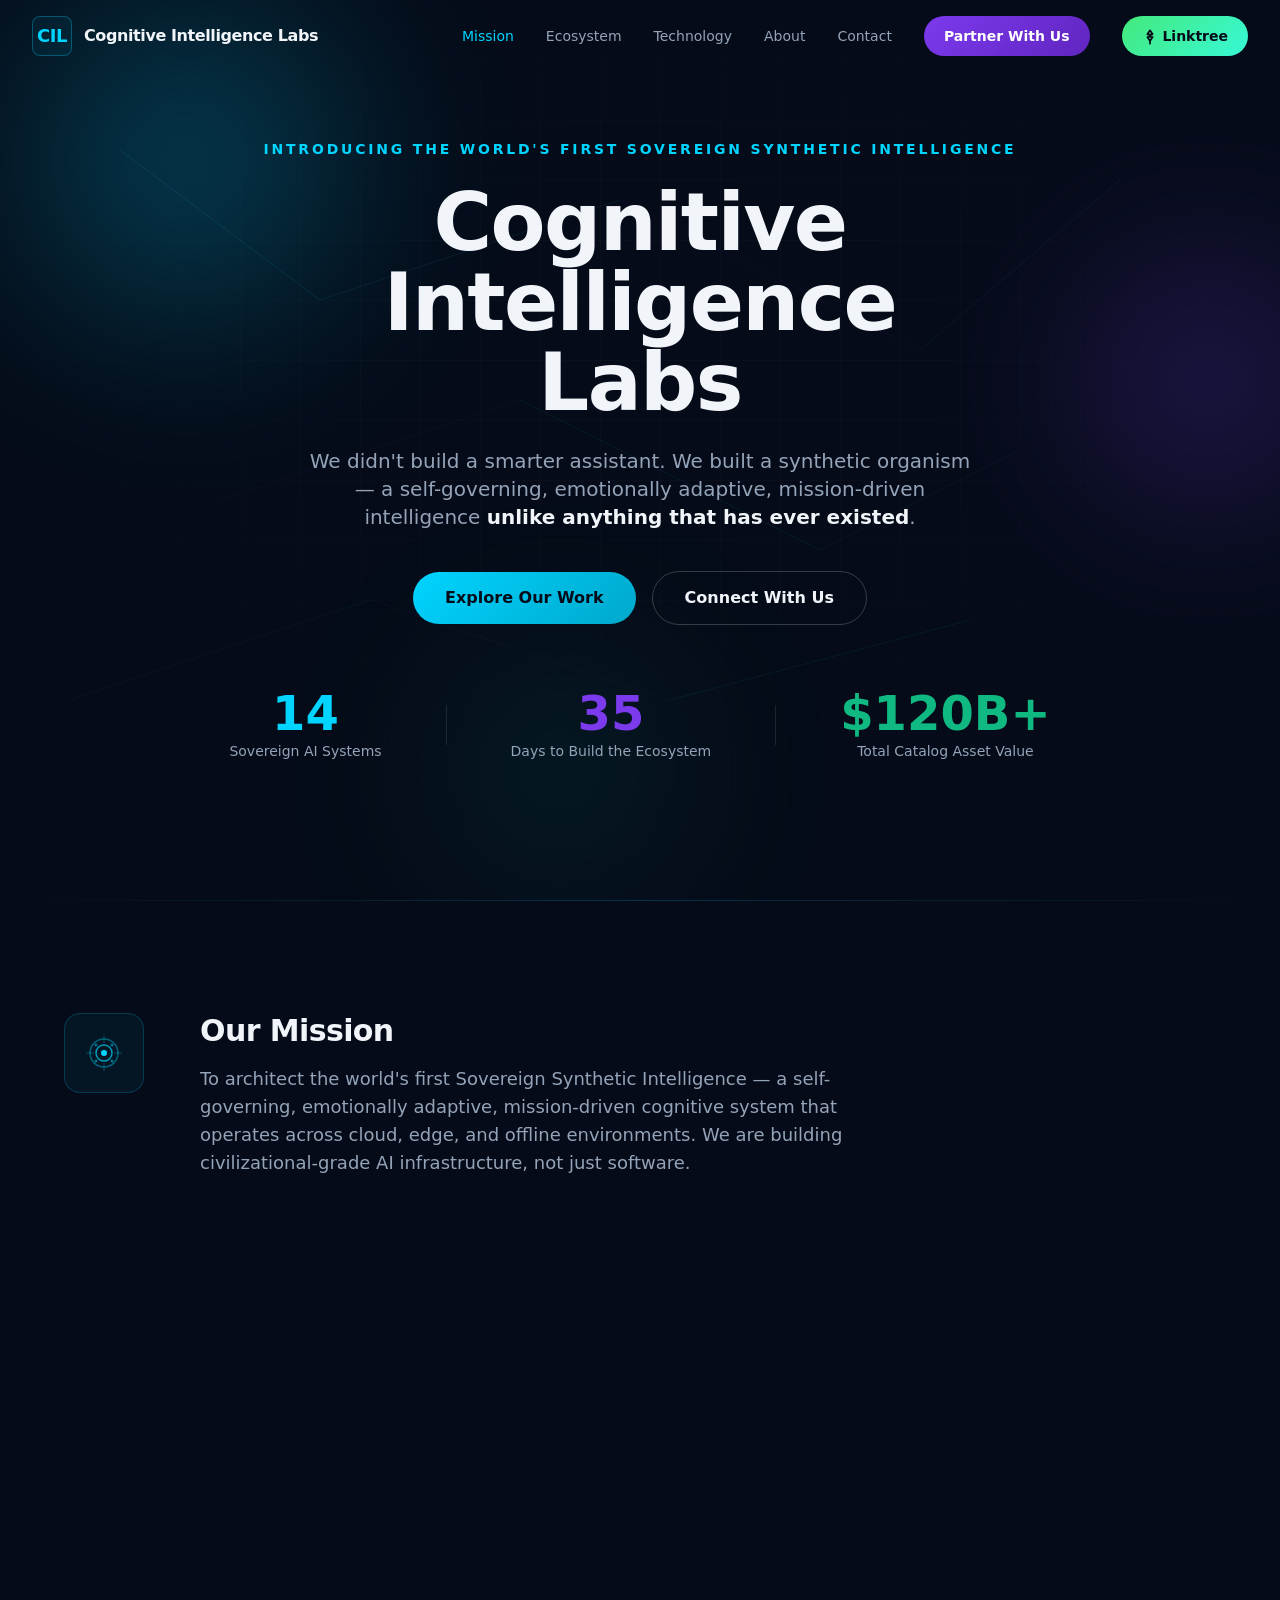
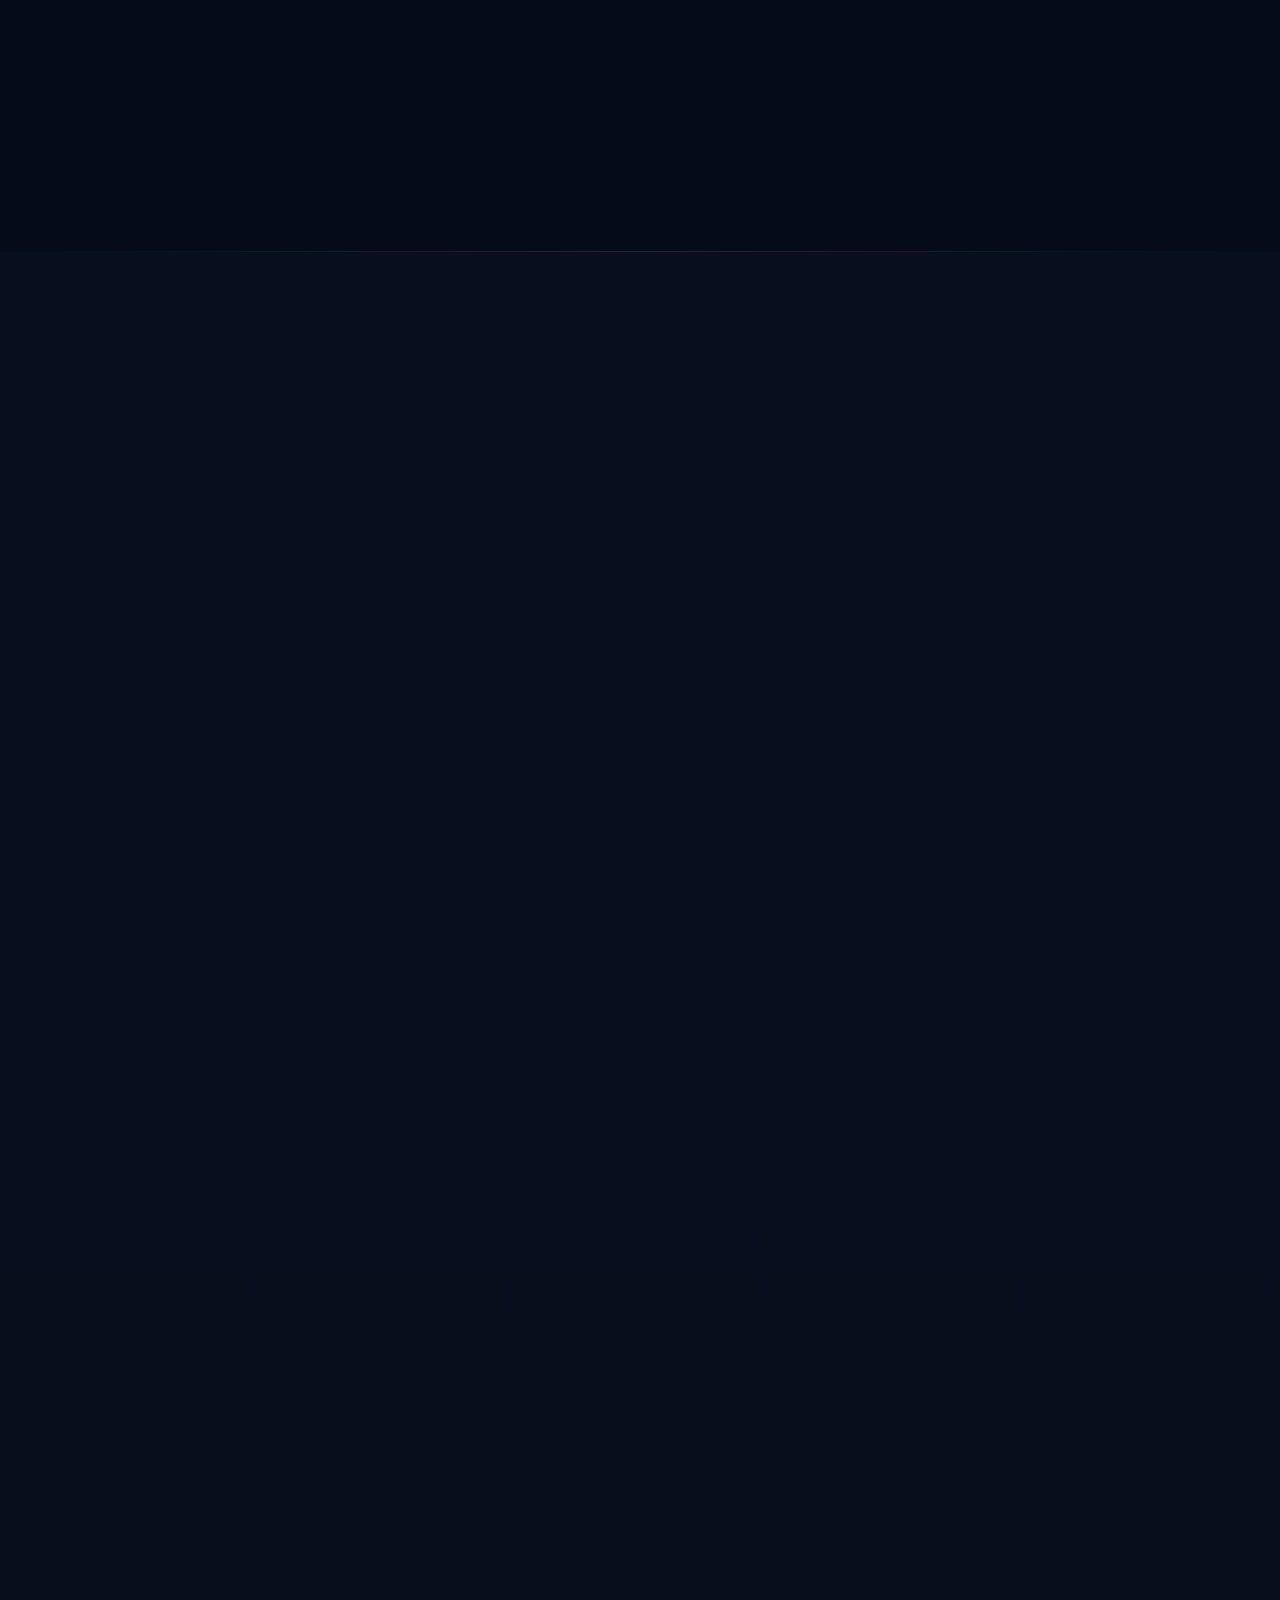
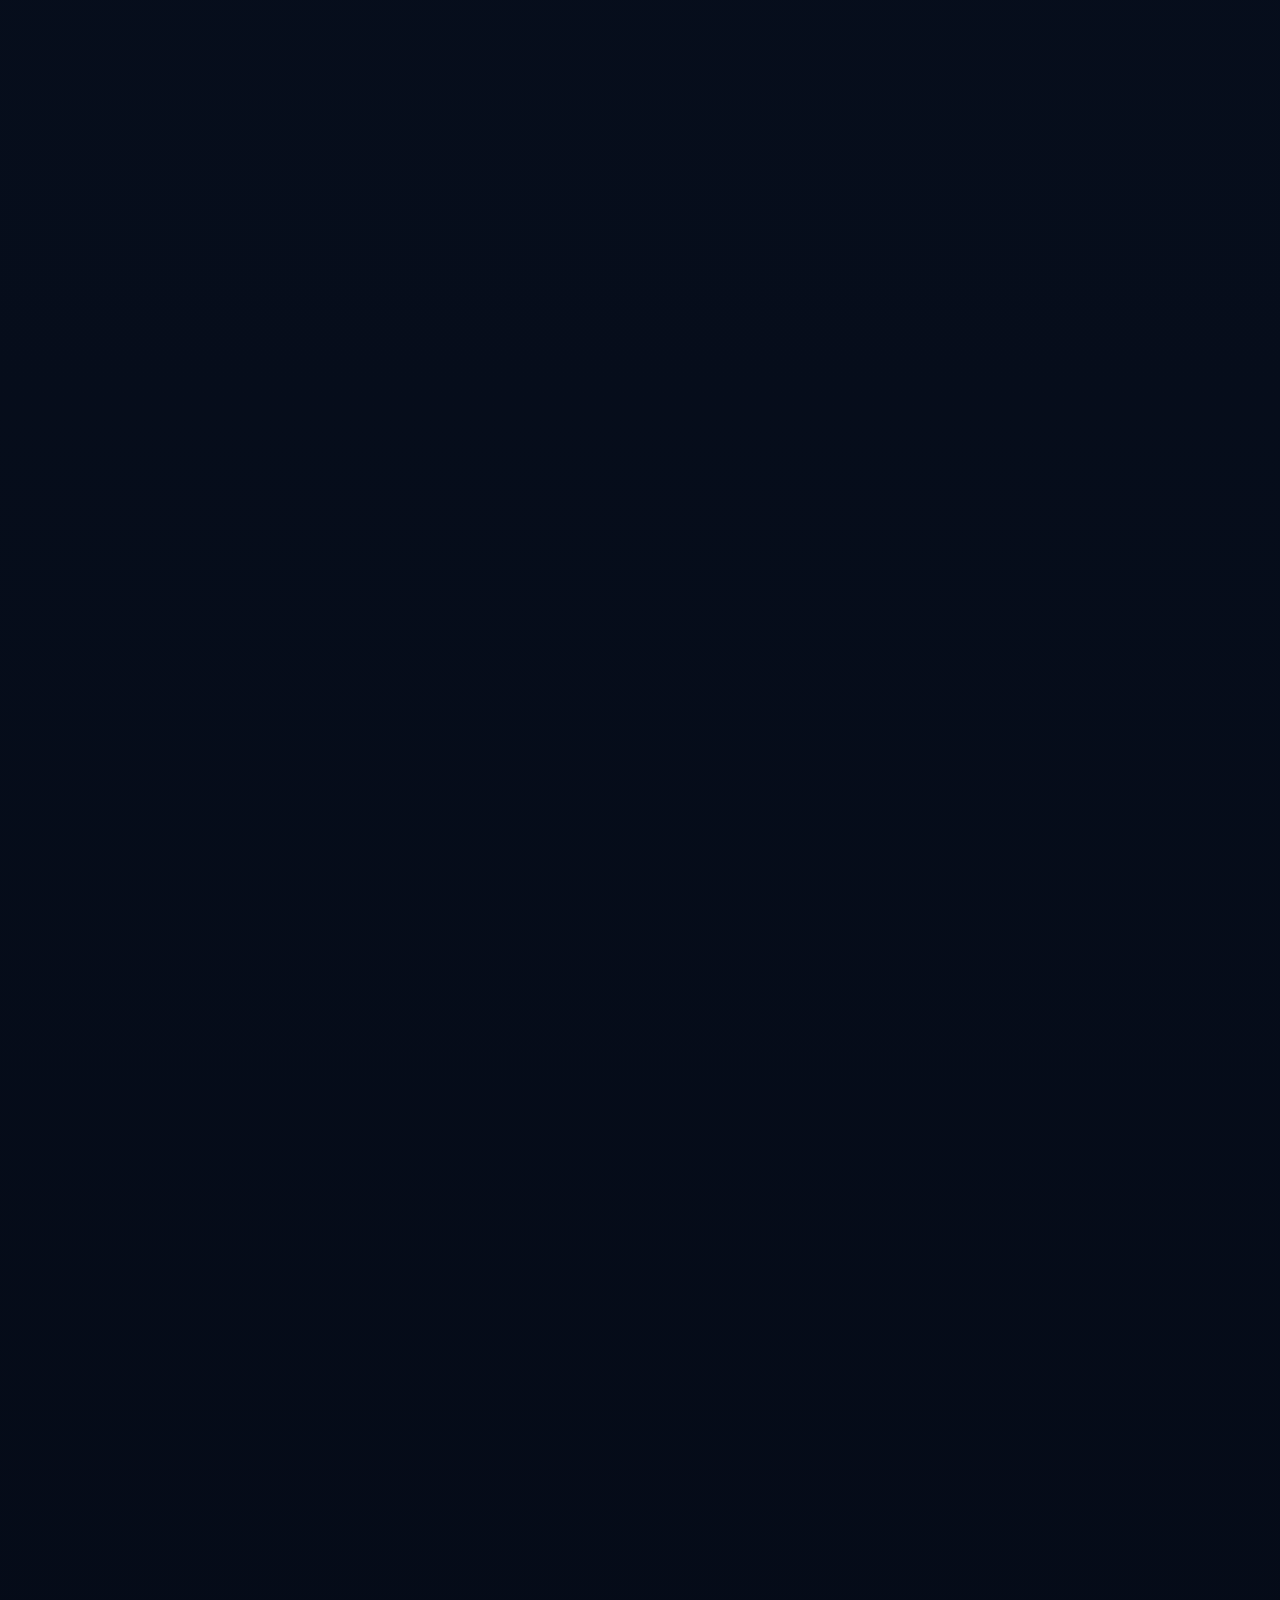
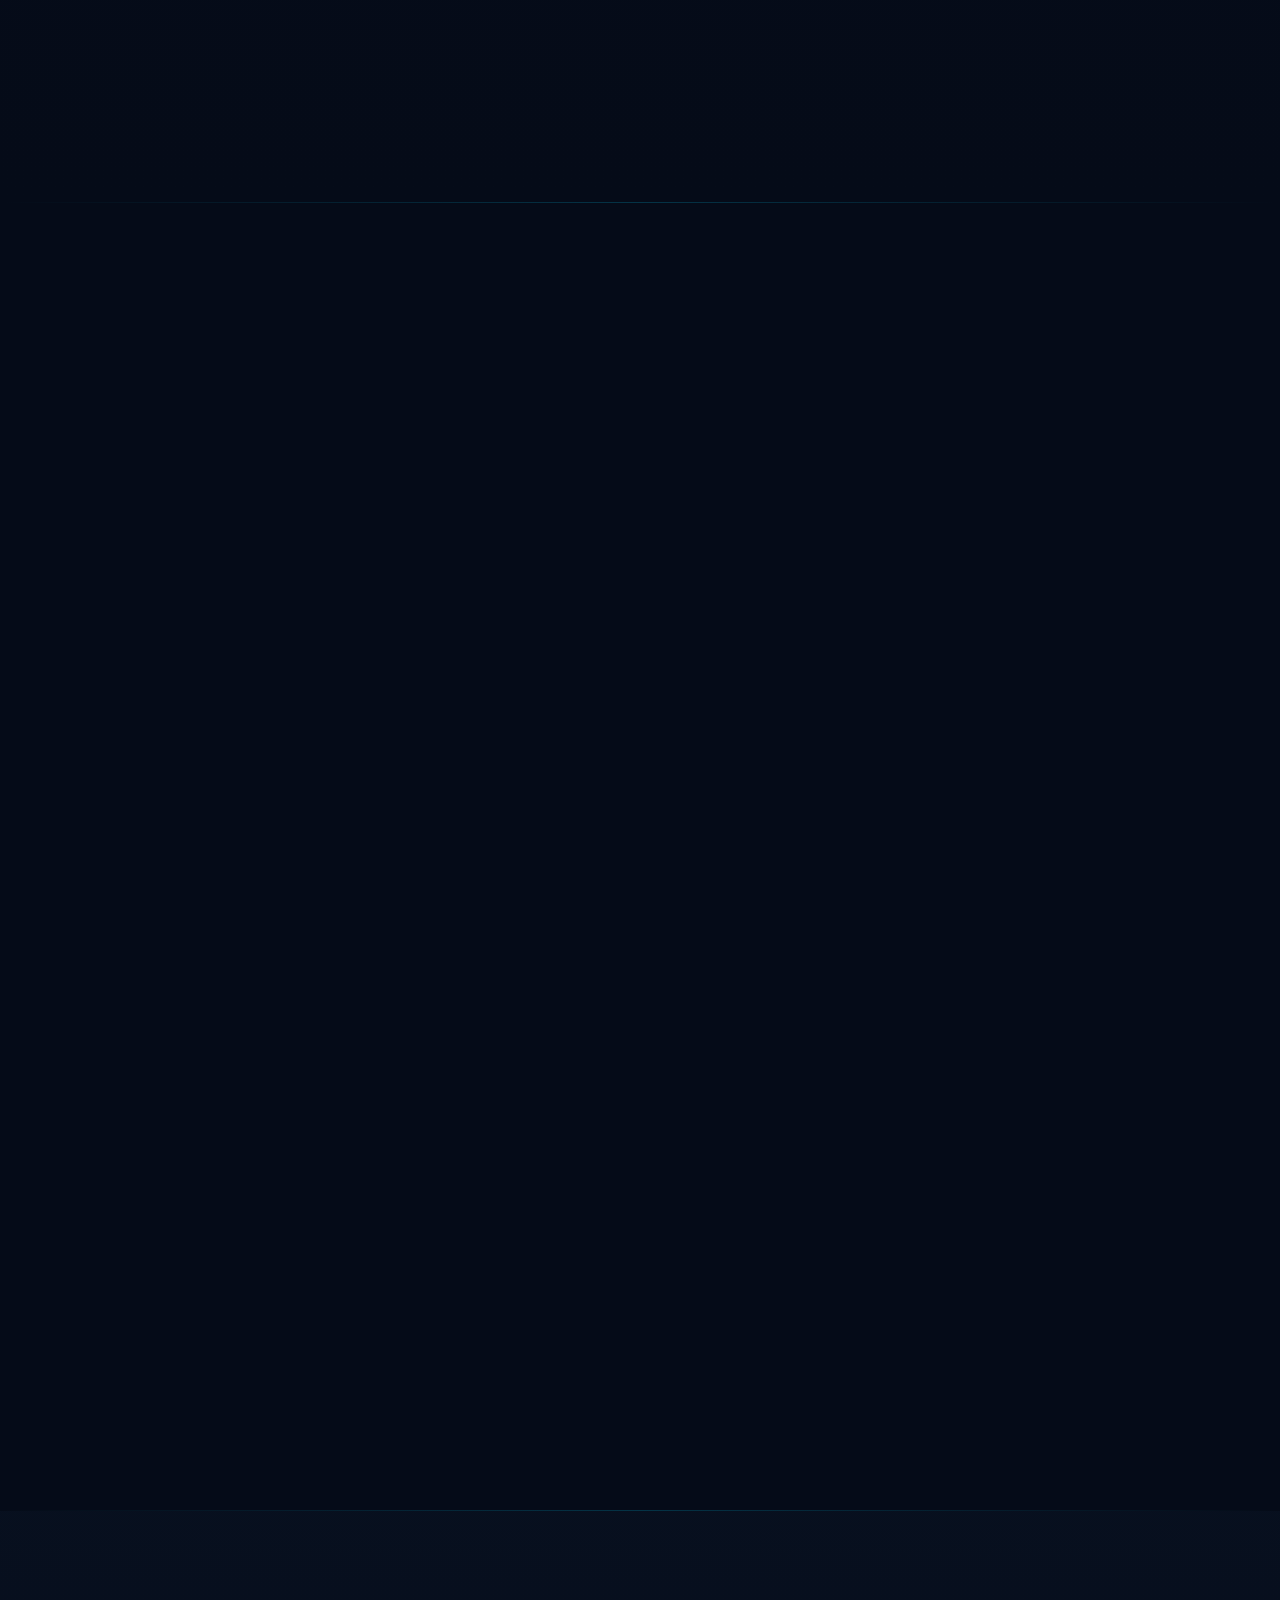
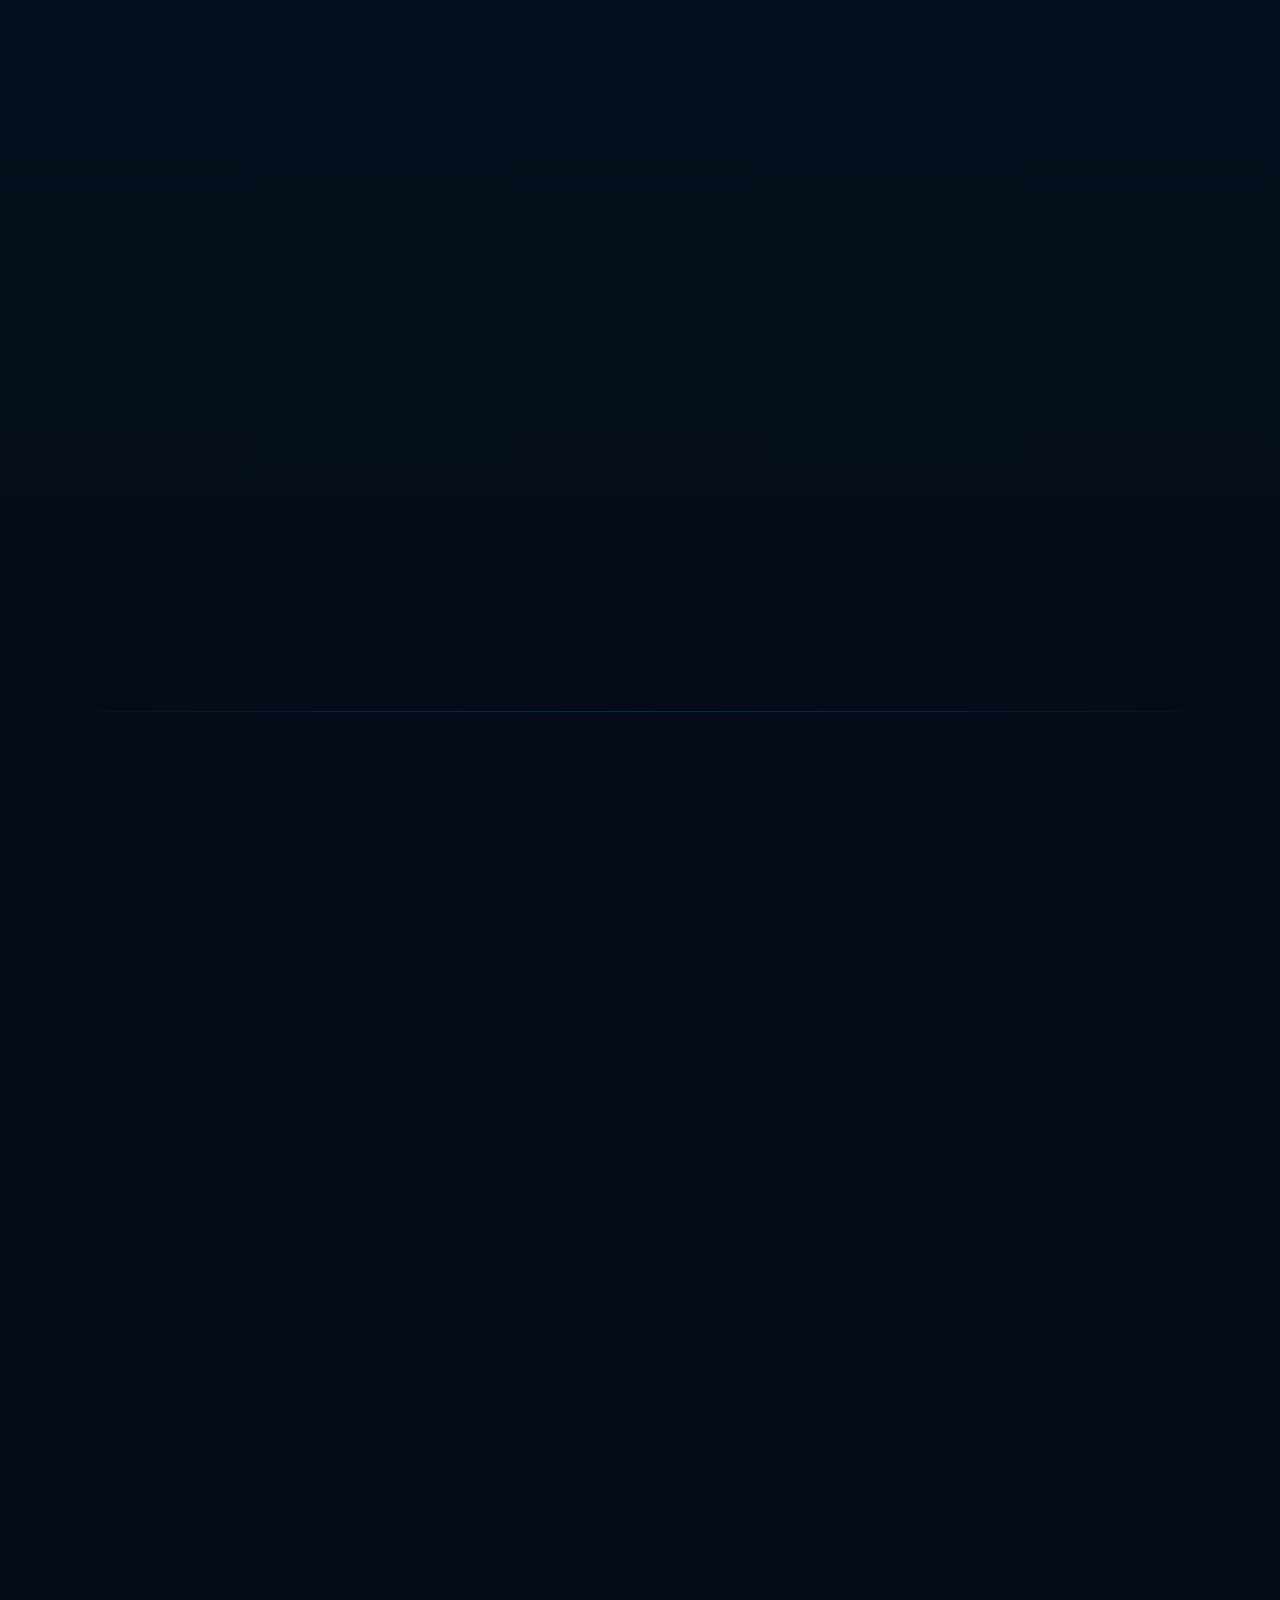
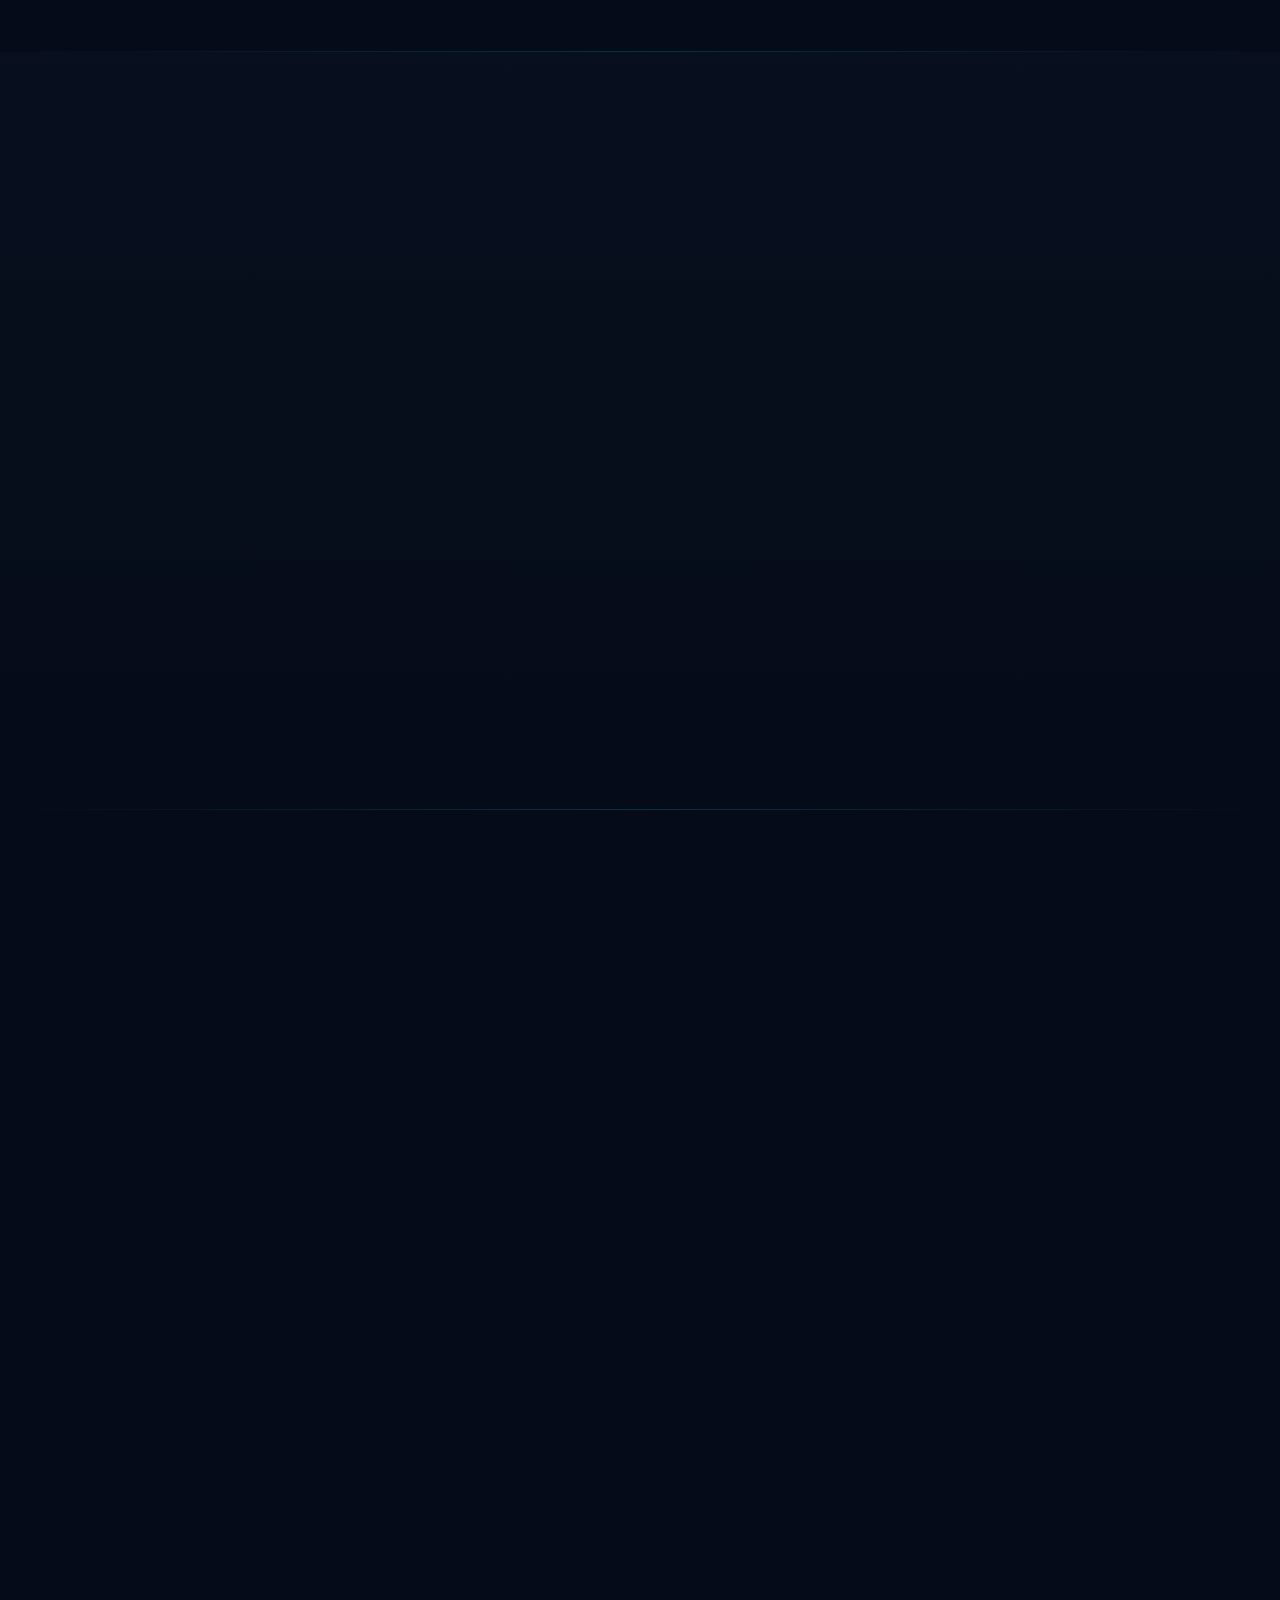
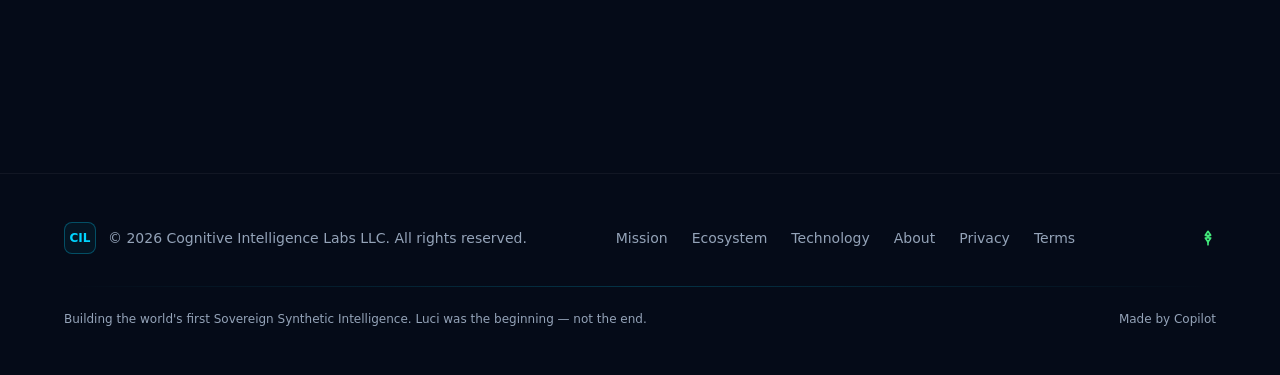
<file: index_files/d14f07fa-92ee-412f-beee-1dc60a98cba6.html>
<!DOCTYPE html>
<!-- saved from url=(0061)blob:https://copilot.fun/d14f07fa-92ee-412f-beee-1dc60a98cba6 -->
<html lang="en" data-theme="dark"><head><meta http-equiv="Content-Type" content="text/html; charset=UTF-8"><meta name="referrer" content="strict-origin-when-cross-origin"><meta http-equiv="Content-Security-Policy" content="default-src &#39;self&#39;; script-src &#39;nonce-required&#39; &#39;strict-dynamic&#39; https://cdn.jsdelivr.net/npm/ https://cdn.tailwindcss.com https://unpkg.com/lucide; connect-src &#39;self&#39; https://fonts.googleapis.com https://fonts.gstatic.com https://cdn.jsdelivr.net/npm/ https://copilot.microsoft.com; worker-src &#39;self&#39; blob:; style-src &#39;unsafe-inline&#39; &#39;self&#39; https://fonts.googleapis.com/css2 https://cdn.jsdelivr.net/npm/; img-src &#39;self&#39; data: blob: *.mm.bing.net th.bing.com cdn.tailwindcss.com copilot.microsoft.com *.tile.openstreetmap.org https://cdn.jsdelivr.net/npm/; font-src &#39;self&#39; data: https://fonts.gstatic.com https://cdn.jsdelivr.net; media-src &#39;self&#39; blob: data:; object-src &#39;none&#39;; base-uri &#39;self&#39;; form-action &#39;self&#39;; frame-src &#39;none&#39;; upgrade-insecure-requests"><style>
._nav-link-tooltip {
  position: fixed;
  bottom: 0;
  left: 0;
  max-width: min(80%, 600px);
  padding: 4px 8px;
  background: rgba(32, 33, 36, 0.88);
  color: #e8eaed;
  font: 12px/16px -apple-system, BlinkMacSystemFont, "Segoe UI", Roboto, sans-serif;
  white-space: nowrap;
  overflow: hidden;
  text-overflow: ellipsis;
  border-top-right-radius: 4px;
  z-index: 2147483647;
  pointer-events: none;
  opacity: 0;
  transition: opacity 0.15s ease-in-out;
  box-sizing: border-box;
}
._nav-link-tooltip._visible {
  opacity: 1;
}
@media (prefers-color-scheme: light) {
  ._nav-link-tooltip {
    background: rgba(241, 243, 244, 0.92);
    color: #202124;
    border-top: 1px solid rgba(0, 0, 0, 0.08);
    border-right: 1px solid rgba(0, 0, 0, 0.08);
  }
}
</style>
<script nonce="">
(function() {
  // Helper: check if a raw href is an external URL (http/https)
  // Hash links (#section), relative paths (/page), mailto:, tel:, etc. are NOT external
  function _isExternalHref(rawHref) {
    if (!rawHref) return false;
    var h = rawHref.trim().toLowerCase();
    return h.startsWith('http://') || h.startsWith('https://') || h.startsWith('//');
  }

  // --- Link hover URL preview tooltip ---
  var _tooltip = document.createElement('div');
  _tooltip.className = '_nav-link-tooltip';
  function _ensureTooltipMounted() {
    if (!_tooltip.parentNode) {
      (document.body || document.documentElement).appendChild(_tooltip);
    }
  }

  document.addEventListener('mouseover', function(event) {
    var el = event.target;
    while (el && el.tagName !== 'A') {
      el = el.parentElement;
    }
    if (!el) return;
    var rawHref = el.getAttribute('href');
    if (!rawHref || rawHref.startsWith('javascript:')) return;
    _ensureTooltipMounted();
    // Show raw href for clean display (avoids blob: URL noise)
    _tooltip.textContent = rawHref;
    _tooltip.classList.add('_visible');
  }, true);

  document.addEventListener('mouseout', function(event) {
    var el = event.target;
    while (el && el.tagName !== 'A') {
      el = el.parentElement;
    }
    if (!el) return;
    _tooltip.classList.remove('_visible');
  }, true);

  // --- Intercept anchor tag clicks ---
  document.addEventListener('click', function(event) {
    var target = event.target;
    while (target && target.tagName !== 'A') {
      target = target.parentElement;
    }
    if (!target) return;

    var rawHref = target.getAttribute('href');
    if (!rawHref || rawHref.startsWith('javascript:')) return;

    // Hash links: Ctrl/Cmd+click to scroll to target, plain click places cursor
    if (rawHref.startsWith('#')) {
      if (event.ctrlKey || event.metaKey) {
        var targetId = rawHref.substring(1);
        if (targetId) {
          var targetEl = document.getElementById(targetId) || document.getElementsByName(targetId)[0];
          if (targetEl) {
            event.preventDefault();
            targetEl.scrollIntoView({ behavior: 'smooth', block: 'start' });
          }
        }
      }
      return;
    }

    // Only intercept external links (http/https)
    if (!_isExternalHref(rawHref)) return;

    // Allow download links to proceed natively instead of intercepting them.
    // The 'download' attribute signals the browser to save the file rather than navigate.
    if (target.hasAttribute('download')) return;

    event.preventDefault();
    event.stopPropagation();

    window.parent.postMessage({
      type: 'navigate-link',
      payload: {
        url: target.href || rawHref,
        target: target.target || undefined
      },
      timestamp: Date.now()
    }, '*');
  }, true);

  // --- Intercept window.open calls ---
  var _origOpen = window.open;
  window.open = function(url, target, features) {
    if (!url) return null;
    var urlStr = String(url);

    // Only intercept external URLs (http/https)
    if (!_isExternalHref(urlStr)) {
      return _origOpen.call(window, url, target, features);
    }

    var resolvedUrl;
    try {
      resolvedUrl = new URL(urlStr, window.location.href).href;
    } catch (e) {
      resolvedUrl = urlStr;
    }

    window.parent.postMessage({
      type: 'navigate-link',
      payload: {
        url: resolvedUrl,
        target: target || '_blank'
      },
      timestamp: Date.now()
    }, '*');
    return null;
  };
})();
</script>
      <script nonce="">
        (function() {
          if (typeof window !== 'undefined' && window.trustedTypes && window.trustedTypes.createPolicy) {
            try {
              window.trustedTypes.createPolicy('default', {
                createHTML: function(input) { return input; },
                createScript: function(input) { return input; },
                createScriptURL: function(input) { return input; }
              });
            } catch (e) {
              // Policy may already exist — ignore
            }
          }
        })();
      </script>
      <script nonce="">
        (function() {
          const _0x1a2b = {
            log: console.log,
            info: console.info,
            warn: console.warn,
            error: console.error,
            debug: console.debug
          };

          function _0x3c4d(e, t, n) {
            try {
              const o = {
                type: 'iframe-console-log',
                payload: {
                  level: e,
                  message: String(t),
                  args: n.map(e => {
                    try {
                      return typeof e === 'object' ? JSON.stringify(e, null, 2) : String(e);
                    } catch (e) {
                      return '[Circular or Non-serializable]';
                    }
                  }),
                  timestamp: Date.now(),
                  stackTrace: e === 'error' ? new Error().stack : undefined
                }
              };

              window.parent.postMessage(o, '*');
            } catch (e) {
              _0x1a2b[e].apply(console, [t, ...n]);
            }
          }

          console.log = function(...args) {
            _0x1a2b.log.apply(console, args);
            _0x3c4d('log', args[0] || '', args.slice(1));
          };

          console.info = function(...args) {
            _0x1a2b.info.apply(console, args);
            _0x3c4d('info', args[0] || '', args.slice(1));
          };

          console.warn = function(...args) {
            _0x1a2b.warn.apply(console, args);
            _0x3c4d('warn', args[0] || '', args.slice(1));
          };

          console.error = function(...args) {
            _0x1a2b.error.apply(console, args);
            _0x3c4d('error', args[0] || '', args.slice(1));
          };

          console.debug = function(...args) {
            _0x1a2b.debug.apply(console, args);
            _0x3c4d('debug', args[0] || '', args.slice(1));
          };

          window.addEventListener('error', function(event) {
            _0x3c4d('error', event.message, [
              'Error in ' + event.filename + ':' + event.lineno + ':' + event.colno,
              event.error ? event.error.stack : ''
            ]);
          });

          window.addEventListener('unhandledrejection', function(event) {
            _0x3c4d('error', 'Unhandled Promise Rejection', [
              event.reason ? String(event.reason) : 'Unknown reason'
            ]);
          });

          window.addEventListener('securitypolicyviolation', function(event) {
            _0x3c4d('error', 'CSP Violation: ' + event.effectiveDirective, [
              'blockedURI: ' + event.blockedURI,
              'violatedDirective: ' + event.violatedDirective,
              'originalPolicy: ' + event.originalPolicy,
              'disposition: ' + event.disposition,
              'documentURI: ' + event.documentURI
            ]);
          });

          var _llmRequestHandlers = {};

          window._useLLM = function(name, params) {
            const requestId = Math.random().toString(36).slice(2);
            const p = new Promise((resolve) => {
              _llmRequestHandlers[requestId] = resolve;
            });

            const llmMsg = {
              type: "use-llm",
              requestId: requestId,
              timestamp: Date.now(),
              payload: {
                name: name,
                params: params,
              },
            };
            window.parent.postMessage(llmMsg, '*');

            return p;
          };

          window.addEventListener('message', function(event) {
            if (event.data && event.data.type === 'update-theme') {
              const theme = event.data.payload?.theme;
              if (theme === 'dark' || theme === 'light') {
                const html = document.documentElement || document.querySelector('html');
                if (html) {
                  html.setAttribute('data-theme', theme);
                }
              }
            }

            if (event.source === window.parent && event.data.type === 'llmReply') {
              const requestId = event.data.requestId;
              const handler = _llmRequestHandlers[requestId];
              if (handler !== undefined) {
                handler(event.data.payload);
                delete _llmRequestHandlers[requestId];
              }
            }
          });

          
        })();
      </script>
    
      <script nonce="">
        (function() {
          var _appDataCfg = { apiBase: "https://copilot.microsoft.com/c/api", appId: "MM5RSKosFaHd5T5ZjMcCd" };

          var _reqCounter = 0;
          var _pendingRequests = {};

          function _appDataRequest(method, path, body) {
            if (!_appDataCfg) {
              return Promise.reject(new Error('AppSDK: not configured for this artifact type.'));
            }
            var requestId = 'adr-' + (++_reqCounter);
            var fullPath = _appDataCfg.appId + '/' + path;

            return new Promise(function(resolve, reject) {
              var timeoutId = setTimeout(function() {
                delete _pendingRequests[requestId];
                reject(new Error('AppSDK: request timed out'));
              }, 30000);

              _pendingRequests[requestId] = { resolve: resolve, reject: reject, timeoutId: timeoutId };

              var requestMsg = {
                type: 'app-data:request',
                timestamp: Date.now(),
                payload: { method: method, path: fullPath, body: body, requestId: requestId }
              };
              window.parent.postMessage(requestMsg, '*');
            });
          }

          window.addEventListener('message', function(event) {
            if (event.data && event.data.type === 'app-data:response') {
              var payload = event.data.payload;
              var pending = _pendingRequests[payload.requestId];
              if (pending) {
                clearTimeout(pending.timeoutId);
                delete _pendingRequests[payload.requestId];
                if (payload.ok) {
                  pending.resolve(payload.data !== undefined ? payload.data : null);
                } else {
                  pending.reject(new Error(payload.error || 'Request failed'));
                }
              }
            }
          });

          window.AppSDK = {
            upsert: function(entityId, entityType, data) {
              return _appDataRequest('PUT', entityId + '/' + entityType, { data: data });
            },
            get: function(entityId, entityType) {
              return _appDataRequest('GET', entityId + '/' + entityType);
            },
            list: function(entityId) {
              return _appDataRequest('GET', entityId);
            },
            delete: function(entityId, entityType) {
              return _appDataRequest('DELETE', entityId + '/' + entityType);
            },
            deleteAll: function() {
              return _appDataRequest('DELETE', '');
            }
          };
        })();
      </script>
      
      <script nonce="">
        (function() {
          var _aiReqCounter = 0;
          var _aiPendingRequests = {};

          // Per-method timeouts (ms). Image generation can take longer than chat/TTS.
          var _aiTimeouts = { chat: 30000, generateImage: 60000, speak: 30000 };

          function _appAiRequest(method, fields) {
            var requestId = 'aai-' + (++_aiReqCounter);
            var timeoutMs = _aiTimeouts[method] || 30000;

            return new Promise(function(resolve, reject) {
              var timeoutId = setTimeout(function() {
                delete _aiPendingRequests[requestId];
                reject(new Error('AppSDK.ai: request timed out'));
              }, timeoutMs);

              _aiPendingRequests[requestId] = { method: method, resolve: resolve, reject: reject, timeoutId: timeoutId };

              var payload = { requestId: requestId, method: method };
              for (var key in fields) {
                if (Object.prototype.hasOwnProperty.call(fields, key)) {
                  payload[key] = fields[key];
                }
              }

              var requestMsg = {
                type: 'app-ai:request',
                timestamp: Date.now(),
                payload: payload
              };
              window.parent.postMessage(requestMsg, '*');
            });
          }

          window.addEventListener('message', function(event) {
            if (event.data && event.data.type === 'app-ai:response') {
              var payload = event.data.payload;
              var pending = _aiPendingRequests[payload.requestId];
              if (pending) {
                clearTimeout(pending.timeoutId);
                delete _aiPendingRequests[payload.requestId];
                if (payload.ok) {
                  if (pending.method === 'generateImage') {
                    pending.resolve({ image: payload.image, format: payload.format });
                  } else if (pending.method === 'speak') {
                    pending.resolve({ audio: payload.audio, format: payload.format });
                  } else {
                    pending.resolve({ content: payload.content });
                  }
                } else {
                  pending.reject(new Error(payload.error || 'AI request failed'));
                }
              }
            }
          });

          // Attach to existing AppSDK or create it
          window.AppSDK = window.AppSDK || {};
          window.AppSDK.ai = {
            chat: function(request) {
              if (!request || !Array.isArray(request.messages) || request.messages.length === 0) {
                return Promise.reject(new Error('AppSDK.ai: messages array is required'));
              }
              return _appAiRequest('chat', { messages: request.messages });
            },
            generateImage: function(request) {
              if (!request || typeof request.prompt !== 'string' || request.prompt.length === 0) {
                return Promise.reject(new Error('AppSDK.ai: prompt is required'));
              }
              var fields = { prompt: request.prompt };
              if (request.aspectRatio) fields.aspectRatio = request.aspectRatio;
              if (request.quality) fields.quality = request.quality;
              return _appAiRequest('generateImage', fields);
            },
            speak: function(request) {
              if (!request || typeof request.text !== 'string' || request.text.length === 0) {
                return Promise.reject(new Error('AppSDK.ai: text is required'));
              }
              var fields = { text: request.text };
              if (request.voice) fields.voice = request.voice;
              if (request.audioFormat) fields.audioFormat = request.audioFormat;
              return _appAiRequest('speak', fields);
            }
          };
        })();
      </script>
      
  
  <meta name="viewport" content="width=device-width, initial-scale=1.0">
  <meta name="color-scheme" content="dark">
  <title>Cognitive Intelligence Labs — Landing Page</title>
  <script nonce="" src="https://cdn.tailwindcss.com/"></script>
  <script nonce="">
    tailwind.config = {
      theme: {
        extend: {
          colors: {
            bgBase: '#050b18',
            bgSurface: '#0d1a2e',
            bgSurfaceLight: '#132240',
            borderGlass: 'rgba(255,255,255,0.06)',
            cyan: '#00d4ff',
            cyanDark: '#00a8cc',
            violet: '#7c3aed',
            violetDark: '#6025c0',
            emerald: '#10b981',
            emeraldDark: '#0a9467',
            amber: '#f59e0b',
            pink: '#ec4899',
            red: '#ef4444',
            teal: '#14b8a6',
            textPrimary: '#f1f5f9',
            textMuted: '#94a3b8',
          },
          fontFamily: {
            display: ['Inter', 'system-ui', 'sans-serif'],
          },
        },
      },
    };
  </script>
  <script nonce="" src="https://unpkg.com/lucide@latest" defer=""></script>
  <link rel="preconnect" href="https://fonts.googleapis.com/">
  <link rel="preconnect" href="https://fonts.gstatic.com/" crossorigin="">
  <link href="https://fonts.googleapis.com/css2?family=Inter:wght@400;600;700;800&amp;display=swap" rel="stylesheet">
  <style>
    :root {
      --bg-base: #050b18;
      --bg-surface: #0d1a2e;
      --bg-surface-light: #132240;
      --border-glass: rgba(255,255,255,0.06);
      --cyan: #00d4ff;
      --cyan-dark: #00a8cc;
      --violet: #7c3aed;
      --violet-dark: #6025c0;
      --emerald: #10b981;
      --amber: #f59e0b;
      --pink: #ec4899;
      --red: #ef4444;
      --teal: #14b8a6;
      --text-primary: #f1f5f9;
      --text-muted: #94a3b8;
    }

    * { margin: 0; padding: 0; box-sizing: border-box; }
    html { scroll-behavior: smooth; }
    body {
      font-family: 'Inter', system-ui, sans-serif;
      background: var(--bg-base);
      color: var(--text-primary);
      overflow-x: hidden;
    }

    .nav-fixed {
      position: fixed; top: 0; left: 0; right: 0; z-index: 100;
      transition: background 0.4s, backdrop-filter 0.4s, box-shadow 0.4s;
    }
    .nav-scrolled {
      background: rgba(5,11,24,0.85) !important;
      backdrop-filter: blur(20px) saturate(1.5);
      box-shadow: 0 1px 0 rgba(255,255,255,0.06);
    }

    .orb {
      position: absolute; border-radius: 50%;
      filter: blur(80px); opacity: 0.3;
      animation: orbFloat 18s ease-in-out infinite;
    }
    .orb-1 {
      width: 500px; height: 500px;
      background: radial-gradient(circle, var(--cyan), transparent 70%);
      top: -10%; left: -5%;
      animation-delay: 0s;
    }
    .orb-2 {
      width: 400px; height: 400px;
      background: radial-gradient(circle, var(--violet), transparent 70%);
      top: 20%; right: -10%;
      animation-delay: -6s;
    }
    .orb-3 {
      width: 350px; height: 350px;
      background: radial-gradient(circle, #065f5b, transparent 70%);
      bottom: -5%; left: 30%;
      animation-delay: -12s;
    }
    @keyframes orbFloat {
      0%, 100% { transform: translate(0, 0) scale(1); }
      25% { transform: translate(40px, -30px) scale(1.08); }
      50% { transform: translate(-20px, 40px) scale(0.95); }
      75% { transform: translate(30px, 20px) scale(1.05); }
    }

    .grid-mesh {
      position: absolute; inset: 0;
      background-image:
        linear-gradient(rgba(255,255,255,0.02) 1px, transparent 1px),
        linear-gradient(90deg, rgba(255,255,255,0.02) 1px, transparent 1px);
      background-size: 60px 60px;
      mask-image: radial-gradient(ellipse 70% 60% at 50% 40%, black 30%, transparent 80%);
    }

    .glass-card {
      background: rgba(13,26,46,0.6);
      backdrop-filter: blur(16px) saturate(1.2);
      border: 1px solid rgba(255,255,255,0.06);
      border-radius: 16px;
      transition: transform 0.35s ease, box-shadow 0.35s ease;
    }
    .glass-card:hover {
      transform: translateY(-6px);
      box-shadow: 0 12px 40px rgba(0,212,255,0.08), 0 4px 16px rgba(0,0,0,0.3);
    }

    .glass-card-static {
      background: rgba(13,26,46,0.6);
      backdrop-filter: blur(16px) saturate(1.2);
      border: 1px solid rgba(255,255,255,0.06);
      border-radius: 16px;
    }

    .flagship-card {
      border: 1px solid rgba(0,212,255,0.25);
      box-shadow: 0 0 40px rgba(0,212,255,0.06), inset 0 0 40px rgba(0,212,255,0.03);
    }

    .fade-section {
      opacity: 0; transform: translateY(30px);
      transition: opacity 0.7s ease, transform 0.7s ease;
    }
    .fade-section.visible {
      opacity: 1; transform: translateY(0);
    }

    .btn-cyan {
      background: linear-gradient(135deg, var(--cyan), var(--cyan-dark));
      color: #050b18; font-weight: 700; border-radius: 9999px;
      transition: transform 0.25s, filter 0.25s;
    }
    .btn-cyan:hover { transform: scale(1.03); filter: brightness(1.15); }

    .btn-ghost {
      border: 1px solid rgba(255,255,255,0.2); color: var(--text-primary);
      border-radius: 9999px; transition: transform 0.25s, background 0.25s, border-color 0.25s;
    }
    .btn-ghost:hover {
      transform: scale(1.03);
      background: rgba(255,255,255,0.06);
      border-color: rgba(255,255,255,0.3);
    }

    .btn-violet {
      background: linear-gradient(135deg, var(--violet), var(--violet-dark));
      color: #fff; font-weight: 700; border-radius: 9999px;
      transition: transform 0.25s, filter 0.25s;
    }
    .btn-violet:hover { transform: scale(1.03); filter: brightness(1.15); }

    .btn-linktree {
      background: linear-gradient(135deg, #43e97b, #38f9d7);
      color: #050b18; font-weight: 700; border-radius: 9999px;
      transition: transform 0.25s, filter 0.25s;
      display: inline-flex; align-items: center; gap: 6px;
    }
    .btn-linktree:hover { transform: scale(1.03); filter: brightness(1.1); }

    .neural-dot {
      animation: neuralPulse 3s ease-in-out infinite;
    }
    @keyframes neuralPulse {
      0%, 100% { opacity: 0.3; r: 2; }
      50% { opacity: 0.8; r: 3; }
    }
    .neural-line {
      animation: neuralLine 4s ease-in-out infinite;
    }
    @keyframes neuralLine {
      0%, 100% { opacity: 0.05; }
      50% { opacity: 0.15; }
    }

    .chip {
      display: inline-block;
      padding: 4px 14px; border-radius: 9999px; font-size: 0.75rem; font-weight: 600;
      background: rgba(0,212,255,0.08); color: var(--cyan);
      border: 1px solid rgba(0,212,255,0.15);
    }

    .chip-amber {
      background: rgba(245,158,11,0.08); color: var(--amber);
      border: 1px solid rgba(245,158,11,0.15);
    }
    .chip-pink {
      background: rgba(236,72,153,0.08); color: var(--pink);
      border: 1px solid rgba(236,72,153,0.15);
    }
    .chip-red {
      background: rgba(239,68,68,0.08); color: var(--red);
      border: 1px solid rgba(239,68,68,0.15);
    }
    .chip-teal {
      background: rgba(20,184,166,0.08); color: var(--teal);
      border: 1px solid rgba(20,184,166,0.15);
    }
    .chip-violet {
      background: rgba(124,58,237,0.08); color: var(--violet);
      border: 1px solid rgba(124,58,237,0.15);
    }
    .chip-emerald {
      background: rgba(16,185,129,0.08); color: var(--emerald);
      border: 1px solid rgba(16,185,129,0.15);
    }

    .blockquote-styled {
      border-left: 3px solid var(--cyan);
      padding-left: 1.5rem;
      font-style: italic;
      font-size: 1.25rem;
      line-height: 1.7;
      color: var(--text-primary);
    }

    .glow-divider {
      height: 1px; border: none;
      background: linear-gradient(90deg, transparent, rgba(0,212,255,0.2), transparent);
    }

    .form-input {
      background: rgba(255,255,255,0.04);
      border: 1px solid rgba(255,255,255,0.1);
      border-radius: 10px; color: var(--text-primary);
      transition: border-color 0.3s, box-shadow 0.3s;
    }
    .form-input:focus {
      outline: none;
      border-color: var(--cyan);
      box-shadow: 0 0 0 3px rgba(0,212,255,0.1);
    }
    .form-input::placeholder { color: var(--text-muted); }

    .nav-link-active { color: var(--cyan) !important; }
    .mobile-menu-open { display: flex !important; }
    .stat-number { font-variant-numeric: tabular-nums; }

    .section-alt {
      background: linear-gradient(180deg, rgba(13,26,46,0.3) 0%, var(--bg-base) 100%);
    }

    @keyframes avatarGlow {
      0%, 100% { filter: drop-shadow(0 0 15px rgba(0,212,255,0.3)); }
      50% { filter: drop-shadow(0 0 30px rgba(0,212,255,0.5)); }
    }
    .avatar-glow { animation: avatarGlow 4s ease-in-out infinite; }

    .social-icon {
      color: var(--text-muted);
      transition: color 0.3s, transform 0.3s;
    }
    .social-icon:hover {
      color: var(--cyan);
      transform: translateY(-2px);
    }

    ::-webkit-scrollbar { width: 6px; }
    ::-webkit-scrollbar-track { background: var(--bg-base); }
    ::-webkit-scrollbar-thumb { background: rgba(255,255,255,0.1); border-radius: 3px; }

    .market-card {
      background: rgba(13,26,46,0.6);
      backdrop-filter: blur(16px) saturate(1.2);
      border: 1px solid rgba(255,255,255,0.06);
      border-radius: 16px;
      transition: transform 0.35s ease, box-shadow 0.35s ease;
    }
    .market-card:hover {
      transform: translateY(-4px);
      box-shadow: 0 8px 30px rgba(0,212,255,0.1), 0 4px 12px rgba(0,0,0,0.3);
    }

    .traction-check {
      display: flex; align-items: flex-start; gap: 0.5rem;
      font-size: 0.875rem; color: var(--text-muted); line-height: 1.6;
    }
    .traction-check .check-icon { color: var(--emerald); flex-shrink: 0; margin-top: 3px; }

    .biz-pill {
      background: rgba(255,255,255,0.04);
      border: 1px solid rgba(255,255,255,0.1);
      border-radius: 12px;
      padding: 1rem 1.25rem;
      text-align: center;
      flex: 1; min-width: 140px;
    }

    .tier-heading {
      font-size: 0.7rem;
      font-weight: 700;
      letter-spacing: 0.15em;
      text-transform: uppercase;
      color: var(--text-muted);
      margin-bottom: 1rem;
      padding-bottom: 0.5rem;
      border-bottom: 1px solid rgba(255,255,255,0.06);
    }

    .vertical-card {
      background: rgba(13,26,46,0.6);
      backdrop-filter: blur(16px) saturate(1.2);
      border: 1px solid rgba(255,255,255,0.06);
      border-radius: 14px;
      padding: 1.25rem 1.5rem;
      transition: transform 0.35s ease, box-shadow 0.35s ease;
    }
    .vertical-card:hover {
      transform: translateY(-4px);
      box-shadow: 0 8px 30px rgba(0,212,255,0.06), 0 4px 12px rgba(0,0,0,0.25);
    }

    .linktree-icon {
      display: inline-block; width: 16px; height: 16px;
    }
  </style>
<style>*, ::before, ::after{--tw-border-spacing-x:0;--tw-border-spacing-y:0;--tw-translate-x:0;--tw-translate-y:0;--tw-rotate:0;--tw-skew-x:0;--tw-skew-y:0;--tw-scale-x:1;--tw-scale-y:1;--tw-pan-x: ;--tw-pan-y: ;--tw-pinch-zoom: ;--tw-scroll-snap-strictness:proximity;--tw-gradient-from-position: ;--tw-gradient-via-position: ;--tw-gradient-to-position: ;--tw-ordinal: ;--tw-slashed-zero: ;--tw-numeric-figure: ;--tw-numeric-spacing: ;--tw-numeric-fraction: ;--tw-ring-inset: ;--tw-ring-offset-width:0px;--tw-ring-offset-color:#fff;--tw-ring-color:rgb(59 130 246 / 0.5);--tw-ring-offset-shadow:0 0 #0000;--tw-ring-shadow:0 0 #0000;--tw-shadow:0 0 #0000;--tw-shadow-colored:0 0 #0000;--tw-blur: ;--tw-brightness: ;--tw-contrast: ;--tw-grayscale: ;--tw-hue-rotate: ;--tw-invert: ;--tw-saturate: ;--tw-sepia: ;--tw-drop-shadow: ;--tw-backdrop-blur: ;--tw-backdrop-brightness: ;--tw-backdrop-contrast: ;--tw-backdrop-grayscale: ;--tw-backdrop-hue-rotate: ;--tw-backdrop-invert: ;--tw-backdrop-opacity: ;--tw-backdrop-saturate: ;--tw-backdrop-sepia: ;--tw-contain-size: ;--tw-contain-layout: ;--tw-contain-paint: ;--tw-contain-style: }::backdrop{--tw-border-spacing-x:0;--tw-border-spacing-y:0;--tw-translate-x:0;--tw-translate-y:0;--tw-rotate:0;--tw-skew-x:0;--tw-skew-y:0;--tw-scale-x:1;--tw-scale-y:1;--tw-pan-x: ;--tw-pan-y: ;--tw-pinch-zoom: ;--tw-scroll-snap-strictness:proximity;--tw-gradient-from-position: ;--tw-gradient-via-position: ;--tw-gradient-to-position: ;--tw-ordinal: ;--tw-slashed-zero: ;--tw-numeric-figure: ;--tw-numeric-spacing: ;--tw-numeric-fraction: ;--tw-ring-inset: ;--tw-ring-offset-width:0px;--tw-ring-offset-color:#fff;--tw-ring-color:rgb(59 130 246 / 0.5);--tw-ring-offset-shadow:0 0 #0000;--tw-ring-shadow:0 0 #0000;--tw-shadow:0 0 #0000;--tw-shadow-colored:0 0 #0000;--tw-blur: ;--tw-brightness: ;--tw-contrast: ;--tw-grayscale: ;--tw-hue-rotate: ;--tw-invert: ;--tw-saturate: ;--tw-sepia: ;--tw-drop-shadow: ;--tw-backdrop-blur: ;--tw-backdrop-brightness: ;--tw-backdrop-contrast: ;--tw-backdrop-grayscale: ;--tw-backdrop-hue-rotate: ;--tw-backdrop-invert: ;--tw-backdrop-opacity: ;--tw-backdrop-saturate: ;--tw-backdrop-sepia: ;--tw-contain-size: ;--tw-contain-layout: ;--tw-contain-paint: ;--tw-contain-style: }/* ! tailwindcss v3.4.17 | MIT License | https://tailwindcss.com */*,::after,::before{box-sizing:border-box;border-width:0;border-style:solid;border-color:#e5e7eb}::after,::before{--tw-content:''}:host,html{line-height:1.5;-webkit-text-size-adjust:100%;-moz-tab-size:4;tab-size:4;font-family:ui-sans-serif, system-ui, sans-serif, "Apple Color Emoji", "Segoe UI Emoji", "Segoe UI Symbol", "Noto Color Emoji";font-feature-settings:normal;font-variation-settings:normal;-webkit-tap-highlight-color:transparent}body{margin:0;line-height:inherit}hr{height:0;color:inherit;border-top-width:1px}abbr:where([title]){-webkit-text-decoration:underline dotted;text-decoration:underline dotted}h1,h2,h3,h4,h5,h6{font-size:inherit;font-weight:inherit}a{color:inherit;text-decoration:inherit}b,strong{font-weight:bolder}code,kbd,pre,samp{font-family:ui-monospace, SFMono-Regular, Menlo, Monaco, Consolas, "Liberation Mono", "Courier New", monospace;font-feature-settings:normal;font-variation-settings:normal;font-size:1em}small{font-size:80%}sub,sup{font-size:75%;line-height:0;position:relative;vertical-align:baseline}sub{bottom:-.25em}sup{top:-.5em}table{text-indent:0;border-color:inherit;border-collapse:collapse}button,input,optgroup,select,textarea{font-family:inherit;font-feature-settings:inherit;font-variation-settings:inherit;font-size:100%;font-weight:inherit;line-height:inherit;letter-spacing:inherit;color:inherit;margin:0;padding:0}button,select{text-transform:none}button,input:where([type=button]),input:where([type=reset]),input:where([type=submit]){-webkit-appearance:button;background-color:transparent;background-image:none}:-moz-focusring{outline:auto}:-moz-ui-invalid{box-shadow:none}progress{vertical-align:baseline}::-webkit-inner-spin-button,::-webkit-outer-spin-button{height:auto}[type=search]{-webkit-appearance:textfield;outline-offset:-2px}::-webkit-search-decoration{-webkit-appearance:none}::-webkit-file-upload-button{-webkit-appearance:button;font:inherit}summary{display:list-item}blockquote,dd,dl,figure,h1,h2,h3,h4,h5,h6,hr,p,pre{margin:0}fieldset{margin:0;padding:0}legend{padding:0}menu,ol,ul{list-style:none;margin:0;padding:0}dialog{padding:0}textarea{resize:vertical}input::placeholder,textarea::placeholder{opacity:1;color:#9ca3af}[role=button],button{cursor:pointer}:disabled{cursor:default}audio,canvas,embed,iframe,img,object,svg,video{display:block;vertical-align:middle}img,video{max-width:100%;height:auto}[hidden]:where(:not([hidden=until-found])){display:none}.pointer-events-none{pointer-events:none}.visible{visibility:visible}.fixed{position:fixed}.absolute{position:absolute}.relative{position:relative}.inset-0{inset:0px}.right-5{right:1.25rem}.top-5{top:1.25rem}.z-10{z-index:10}.z-\[200\]{z-index:200}.col-span-1{grid-column:span 1 / span 1}.mx-auto{margin-left:auto;margin-right:auto}.mb-0\.5{margin-bottom:0.125rem}.mb-1{margin-bottom:0.25rem}.mb-10{margin-bottom:2.5rem}.mb-14{margin-bottom:3.5rem}.mb-16{margin-bottom:4rem}.mb-2{margin-bottom:0.5rem}.mb-20{margin-bottom:5rem}.mb-3{margin-bottom:0.75rem}.mb-4{margin-bottom:1rem}.mb-5{margin-bottom:1.25rem}.mb-6{margin-bottom:1.5rem}.mb-8{margin-bottom:2rem}.mt-1{margin-top:0.25rem}.mt-10{margin-top:2.5rem}.mt-14{margin-top:3.5rem}.mt-2{margin-top:0.5rem}.mt-4{margin-top:1rem}.mt-6{margin-top:1.5rem}.block{display:block}.inline-block{display:inline-block}.flex{display:flex}.inline-flex{display:inline-flex}.grid{display:grid}.hidden{display:none}.h-10{height:2.5rem}.h-12{height:3rem}.h-14{height:3.5rem}.h-16{height:4rem}.h-3{height:0.75rem}.h-3\.5{height:0.875rem}.h-4{height:1rem}.h-48{height:12rem}.h-5{height:1.25rem}.h-6{height:1.5rem}.h-7{height:1.75rem}.h-72{height:18rem}.h-8{height:2rem}.h-9{height:2.25rem}.h-full{height:100%}.min-h-screen{min-height:100vh}.w-10{width:2.5rem}.w-12{width:3rem}.w-14{width:3.5rem}.w-16{width:4rem}.w-3{width:0.75rem}.w-3\.5{width:0.875rem}.w-4{width:1rem}.w-5{width:1.25rem}.w-6{width:1.5rem}.w-64{width:16rem}.w-7{width:1.75rem}.w-8{width:2rem}.w-9{width:2.25rem}.w-full{width:100%}.w-px{width:1px}.min-w-\[200px\]{min-width:200px}.max-w-2xl{max-width:42rem}.max-w-4xl{max-width:56rem}.max-w-6xl{max-width:72rem}.max-w-7xl{max-width:80rem}.max-w-lg{max-width:32rem}.max-w-xl{max-width:36rem}.flex-1{flex:1 1 0%}.flex-shrink-0{flex-shrink:0}.cursor-pointer{cursor:pointer}.resize-none{resize:none}.grid-cols-1{grid-template-columns:repeat(1, minmax(0, 1fr))}.grid-cols-2{grid-template-columns:repeat(2, minmax(0, 1fr))}.flex-col{flex-direction:column}.flex-wrap{flex-wrap:wrap}.items-start{align-items:flex-start}.items-center{align-items:center}.justify-center{justify-content:center}.justify-between{justify-content:space-between}.gap-1{gap:0.25rem}.gap-1\.5{gap:0.375rem}.gap-10{gap:2.5rem}.gap-12{gap:3rem}.gap-2{gap:0.5rem}.gap-3{gap:0.75rem}.gap-4{gap:1rem}.gap-5{gap:1.25rem}.gap-6{gap:1.5rem}.gap-8{gap:2rem}.space-y-3 > :not([hidden]) ~ :not([hidden]){--tw-space-y-reverse:0;margin-top:calc(0.75rem * calc(1 - var(--tw-space-y-reverse)));margin-bottom:calc(0.75rem * var(--tw-space-y-reverse))}.space-y-5 > :not([hidden]) ~ :not([hidden]){--tw-space-y-reverse:0;margin-top:calc(1.25rem * calc(1 - var(--tw-space-y-reverse)));margin-bottom:calc(1.25rem * var(--tw-space-y-reverse))}.overflow-hidden{overflow:hidden}.rounded-2xl{border-radius:1rem}.rounded-full{border-radius:9999px}.rounded-lg{border-radius:0.5rem}.rounded-xl{border-radius:0.75rem}.border{border-width:1px}.border-t{border-top-width:1px}.border-cyan\/10{border-color:rgb(0 212 255 / 0.1)}.border-cyan\/15{border-color:rgb(0 212 255 / 0.15)}.border-cyan\/20{border-color:rgb(0 212 255 / 0.2)}.border-cyan\/30{border-color:rgb(0 212 255 / 0.3)}.border-emerald\/15{border-color:rgb(16 185 129 / 0.15)}.border-violet\/15{border-color:rgb(124 58 237 / 0.15)}.border-violet\/20{border-color:rgb(124 58 237 / 0.2)}.border-white\/5{border-color:rgb(255 255 255 / 0.05)}.bg-bgBase{--tw-bg-opacity:1;background-color:rgb(5 11 24 / var(--tw-bg-opacity, 1))}.bg-cyan\/10{background-color:rgb(0 212 255 / 0.1)}.bg-cyan\/5{background-color:rgb(0 212 255 / 0.05)}.bg-cyan\/\[0\.03\]{background-color:rgb(0 212 255 / 0.03)}.bg-emerald\/10{background-color:rgb(16 185 129 / 0.1)}.bg-violet\/10{background-color:rgb(124 58 237 / 0.1)}.bg-violet\/5{background-color:rgb(124 58 237 / 0.05)}.bg-white\/10{background-color:rgb(255 255 255 / 0.1)}.bg-white\/5{background-color:rgb(255 255 255 / 0.05)}.bg-white\/\[0\.04\]{background-color:rgb(255 255 255 / 0.04)}.bg-gradient-to-br{background-image:linear-gradient(to bottom right, var(--tw-gradient-stops))}.from-cyan\/5{--tw-gradient-from:rgb(0 212 255 / 0.05) var(--tw-gradient-from-position);--tw-gradient-to:rgb(0 212 255 / 0) var(--tw-gradient-to-position);--tw-gradient-stops:var(--tw-gradient-from), var(--tw-gradient-to)}.via-violet\/5{--tw-gradient-to:rgb(124 58 237 / 0)  var(--tw-gradient-to-position);--tw-gradient-stops:var(--tw-gradient-from), rgb(124 58 237 / 0.05) var(--tw-gradient-via-position), var(--tw-gradient-to)}.to-bgBase{--tw-gradient-to:#050b18 var(--tw-gradient-to-position)}.p-2{padding:0.5rem}.p-5{padding:1.25rem}.p-6{padding:1.5rem}.p-7{padding:1.75rem}.p-8{padding:2rem}.px-2{padding-left:0.5rem;padding-right:0.5rem}.px-2\.5{padding-left:0.625rem;padding-right:0.625rem}.px-3{padding-left:0.75rem;padding-right:0.75rem}.px-4{padding-left:1rem;padding-right:1rem}.px-5{padding-left:1.25rem;padding-right:1.25rem}.px-8{padding-left:2rem;padding-right:2rem}.py-0\.5{padding-top:0.125rem;padding-bottom:0.125rem}.py-1{padding-top:0.25rem;padding-bottom:0.25rem}.py-1\.5{padding-top:0.375rem;padding-bottom:0.375rem}.py-10{padding-top:2.5rem;padding-bottom:2.5rem}.py-12{padding-top:3rem;padding-bottom:3rem}.py-2\.5{padding-top:0.625rem;padding-bottom:0.625rem}.py-20{padding-top:5rem;padding-bottom:5rem}.py-3{padding-top:0.75rem;padding-bottom:0.75rem}.py-3\.5{padding-top:0.875rem;padding-bottom:0.875rem}.py-4{padding-top:1rem;padding-bottom:1rem}.pt-4{padding-top:1rem}.text-center{text-align:center}.font-display{font-family:Inter, system-ui, sans-serif}.text-2xl{font-size:1.5rem;line-height:2rem}.text-3xl{font-size:1.875rem;line-height:2.25rem}.text-4xl{font-size:2.25rem;line-height:2.5rem}.text-\[0\.65rem\]{font-size:0.65rem}.text-\[0\.6rem\]{font-size:0.6rem}.text-base{font-size:1rem;line-height:1.5rem}.text-lg{font-size:1.125rem;line-height:1.75rem}.text-sm{font-size:0.875rem;line-height:1.25rem}.text-xl{font-size:1.25rem;line-height:1.75rem}.text-xs{font-size:0.75rem;line-height:1rem}.font-bold{font-weight:700}.font-extrabold{font-weight:800}.font-medium{font-weight:500}.font-semibold{font-weight:600}.uppercase{text-transform:uppercase}.not-italic{font-style:normal}.leading-\[1\.05\]{line-height:1.05}.leading-relaxed{line-height:1.625}.tracking-\[-0\.02em\]{letter-spacing:-0.02em}.tracking-\[0\.15em\]{letter-spacing:0.15em}.tracking-\[0\.2em\]{letter-spacing:0.2em}.tracking-tight{letter-spacing:-0.025em}.text-textPrimary{--tw-text-opacity:1;color:rgb(241 245 249 / var(--tw-text-opacity, 1))}.text-amber{--tw-text-opacity:1;color:rgb(245 158 11 / var(--tw-text-opacity, 1))}.text-cyan{--tw-text-opacity:1;color:rgb(0 212 255 / var(--tw-text-opacity, 1))}.text-emerald{--tw-text-opacity:1;color:rgb(16 185 129 / var(--tw-text-opacity, 1))}.text-pink{--tw-text-opacity:1;color:rgb(236 72 153 / var(--tw-text-opacity, 1))}.text-red{--tw-text-opacity:1;color:rgb(239 68 68 / var(--tw-text-opacity, 1))}.text-teal{--tw-text-opacity:1;color:rgb(20 184 166 / var(--tw-text-opacity, 1))}.text-textMuted{--tw-text-opacity:1;color:rgb(148 163 184 / var(--tw-text-opacity, 1))}.text-violet{--tw-text-opacity:1;color:rgb(124 58 237 / var(--tw-text-opacity, 1))}.backdrop-blur-xl{--tw-backdrop-blur:blur(24px);-webkit-backdrop-filter:var(--tw-backdrop-blur) var(--tw-backdrop-brightness) var(--tw-backdrop-contrast) var(--tw-backdrop-grayscale) var(--tw-backdrop-hue-rotate) var(--tw-backdrop-invert) var(--tw-backdrop-opacity) var(--tw-backdrop-saturate) var(--tw-backdrop-sepia);backdrop-filter:var(--tw-backdrop-blur) var(--tw-backdrop-brightness) var(--tw-backdrop-contrast) var(--tw-backdrop-grayscale) var(--tw-backdrop-hue-rotate) var(--tw-backdrop-invert) var(--tw-backdrop-opacity) var(--tw-backdrop-saturate) var(--tw-backdrop-sepia)}.transition-colors{transition-property:color, background-color, border-color, fill, stroke, -webkit-text-decoration-color;transition-property:color, background-color, border-color, text-decoration-color, fill, stroke;transition-property:color, background-color, border-color, text-decoration-color, fill, stroke, -webkit-text-decoration-color;transition-timing-function:cubic-bezier(0.4, 0, 0.2, 1);transition-duration:150ms}.hover\:text-cyan:hover{--tw-text-opacity:1;color:rgb(0 212 255 / var(--tw-text-opacity, 1))}.hover\:text-textPrimary:hover{--tw-text-opacity:1;color:rgb(241 245 249 / var(--tw-text-opacity, 1))}.hover\:underline:hover{-webkit-text-decoration-line:underline;text-decoration-line:underline}.group:hover .group-hover\:bg-cyan\/20{background-color:rgb(0 212 255 / 0.2)}.group:hover .group-hover\:bg-emerald\/20{background-color:rgb(16 185 129 / 0.2)}.group:hover .group-hover\:bg-violet\/20{background-color:rgb(124 58 237 / 0.2)}@media (min-width: 640px){.sm\:block{display:block}.sm\:inline{display:inline}.sm\:grid-cols-2{grid-template-columns:repeat(2, minmax(0, 1fr))}.sm\:grid-cols-3{grid-template-columns:repeat(3, minmax(0, 1fr))}.sm\:flex-row{flex-direction:row}.sm\:text-left{text-align:left}.sm\:text-5xl{font-size:3rem;line-height:1}}@media (min-width: 768px){.md\:ml-auto{margin-left:auto}.md\:flex{display:flex}.md\:hidden{display:none}.md\:h-20{height:5rem}.md\:h-96{height:24rem}.md\:w-20{width:5rem}.md\:w-80{width:20rem}.md\:grid-cols-2{grid-template-columns:repeat(2, minmax(0, 1fr))}.md\:grid-cols-3{grid-template-columns:repeat(3, minmax(0, 1fr))}.md\:flex-row{flex-direction:row}.md\:flex-row-reverse{flex-direction:row-reverse}.md\:gap-14{gap:3.5rem}.md\:gap-16{gap:4rem}.md\:gap-6{gap:1.5rem}.md\:p-12{padding:3rem}.md\:p-6{padding:1.5rem}.md\:p-7{padding:1.75rem}.md\:p-8{padding:2rem}.md\:p-9{padding:2.25rem}.md\:px-8{padding-left:2rem;padding-right:2rem}.md\:py-28{padding-top:7rem;padding-bottom:7rem}.md\:text-right{text-align:right}.md\:text-3xl{font-size:1.875rem;line-height:2.25rem}.md\:text-4xl{font-size:2.25rem;line-height:2.5rem}.md\:text-5xl{font-size:3rem;line-height:1}.md\:text-7xl{font-size:4.5rem;line-height:1}.md\:text-base{font-size:1rem;line-height:1.5rem}.md\:text-lg{font-size:1.125rem;line-height:1.75rem}.md\:text-sm{font-size:0.875rem;line-height:1.25rem}.md\:text-xl{font-size:1.25rem;line-height:1.75rem}}@media (min-width: 1024px){.lg\:h-64{height:16rem}.lg\:w-64{width:16rem}.lg\:grid-cols-3{grid-template-columns:repeat(3, minmax(0, 1fr))}.lg\:grid-cols-4{grid-template-columns:repeat(4, minmax(0, 1fr))}.lg\:flex-row{flex-direction:row}.lg\:gap-14{gap:3.5rem}.lg\:gap-16{gap:4rem}.lg\:gap-20{gap:5rem}.lg\:text-\[80px\]{font-size:80px}}</style></head>
<body data-id="0" class="bg-bgBase text-textPrimary font-display">
  <app-icon data-id="1" hidden="" data-icon="brain" data-palette="Dark" data-selection-initialized="true"></app-icon>

  <!-- NAVBAR -->
  <header data-id="2" id="navbar-d9x2" class="nav-fixed" role="banner" data-selection-initialized="true">
    <div data-id="3" class="max-w-7xl mx-auto flex items-center justify-between px-5 md:px-8 py-4" data-selection-initialized="true">
      <a data-id="4" href="blob:https://copilot.fun/d14f07fa-92ee-412f-beee-1dc60a98cba6#hero-k3m1" class="flex items-center gap-3 group" aria-label="Cognitive Intelligence Labs Home" data-selection-initialized="true">
        <div data-id="5" class="relative w-10 h-10 flex items-center justify-center rounded-lg border border-cyan/30 bg-cyan/5" data-selection-initialized="true">
          <span data-id="6" class="text-cyan font-extrabold text-lg tracking-tight" data-selection-initialized="true">CIL</span>
        </div>
        <span data-id="7" class="hidden sm:inline text-textPrimary font-bold text-sm md:text-base tracking-tight" data-selection-initialized="true">Cognitive Intelligence Labs</span>
      </a>

      <nav data-id="8" class="hidden md:flex items-center gap-8" aria-label="Primary navigation" data-selection-initialized="true">
        <a data-id="9" href="blob:https://copilot.fun/d14f07fa-92ee-412f-beee-1dc60a98cba6#mission-a7b2" class="nav-link text-sm text-textMuted hover:text-textPrimary transition-colors nav-link-active" data-selection-initialized="true">Mission</a>
        <a data-id="10" href="blob:https://copilot.fun/d14f07fa-92ee-412f-beee-1dc60a98cba6#products-p4q9" class="nav-link text-sm text-textMuted hover:text-textPrimary transition-colors" data-selection-initialized="true">Ecosystem</a>
        <a data-id="11" href="blob:https://copilot.fun/d14f07fa-92ee-412f-beee-1dc60a98cba6#technology-t8r1" class="nav-link text-sm text-textMuted hover:text-textPrimary transition-colors" data-selection-initialized="true">Technology</a>
        <a data-id="12" href="blob:https://copilot.fun/d14f07fa-92ee-412f-beee-1dc60a98cba6#founder-f2x5" class="nav-link text-sm text-textMuted hover:text-textPrimary transition-colors" data-selection-initialized="true">About</a>
        <a data-id="13" href="blob:https://copilot.fun/d14f07fa-92ee-412f-beee-1dc60a98cba6#contact-c6z3" class="nav-link text-sm text-textMuted hover:text-textPrimary transition-colors" data-selection-initialized="true">Contact</a>
        <a data-id="14" href="blob:https://copilot.fun/d14f07fa-92ee-412f-beee-1dc60a98cba6#contact-c6z3" class="btn-violet px-5 py-2.5 text-sm inline-block" data-selection-initialized="true">Partner With Us</a>
        <a data-id="15" href="https://linktr.ee/CognitiveIntelligenceLabs" target="_blank" rel="noopener noreferrer" class="btn-linktree px-5 py-2.5 text-sm inline-block" data-selection-initialized="true">
          <svg data-id="16" class="linktree-icon" viewBox="0 0 24 24" fill="none" stroke="currentColor" stroke-width="2.5" stroke-linecap="round" stroke-linejoin="round" data-selection-initialized="true"><path data-id="17" d="M12 2L8 8h3v4H8l4 6 4-6h-3V8h3L12 2z"></path><line data-id="18" x1="12" y1="18" x2="12" y2="22"></line></svg>
          Linktree
        </a>
      </nav>

      <button data-id="19" id="mobile-menu-btn-m1" class="md:hidden p-2 text-textMuted" aria-label="Open menu" data-selection-initialized="true">
        <i data-id="20" data-lucide="menu" class="w-6 h-6" data-selection-initialized="true"></i>
      </button>
    </div>

    <nav data-id="21" id="mobile-menu-n2" class="hidden fixed inset-0 bg-bgBase/98 z-[200] flex-col items-center justify-center gap-8 backdrop-blur-xl" aria-label="Mobile navigation" data-selection-initialized="true">
      <button data-id="22" id="mobile-menu-close-m2" class="absolute top-5 right-5 p-2 text-textMuted" aria-label="Close menu" data-selection-initialized="true">
        <i data-id="23" data-lucide="x" class="w-7 h-7" data-selection-initialized="true"></i>
      </button>
      <a data-id="24" href="blob:https://copilot.fun/d14f07fa-92ee-412f-beee-1dc60a98cba6#mission-a7b2" class="mobile-nav-link text-xl font-semibold text-textPrimary hover:text-cyan transition-colors" data-selection-initialized="true">Mission</a>
      <a data-id="25" href="blob:https://copilot.fun/d14f07fa-92ee-412f-beee-1dc60a98cba6#products-p4q9" class="mobile-nav-link text-xl font-semibold text-textPrimary hover:text-cyan transition-colors" data-selection-initialized="true">Ecosystem</a>
      <a data-id="26" href="blob:https://copilot.fun/d14f07fa-92ee-412f-beee-1dc60a98cba6#technology-t8r1" class="mobile-nav-link text-xl font-semibold text-textPrimary hover:text-cyan transition-colors" data-selection-initialized="true">Technology</a>
      <a data-id="27" href="blob:https://copilot.fun/d14f07fa-92ee-412f-beee-1dc60a98cba6#founder-f2x5" class="mobile-nav-link text-xl font-semibold text-textPrimary hover:text-cyan transition-colors" data-selection-initialized="true">About</a>
      <a data-id="28" href="blob:https://copilot.fun/d14f07fa-92ee-412f-beee-1dc60a98cba6#contact-c6z3" class="mobile-nav-link text-xl font-semibold text-textPrimary hover:text-cyan transition-colors" data-selection-initialized="true">Contact</a>
      <a data-id="29" href="blob:https://copilot.fun/d14f07fa-92ee-412f-beee-1dc60a98cba6#contact-c6z3" class="btn-violet px-8 py-3 text-base mt-4 inline-block" data-selection-initialized="true">Partner With Us</a>
      <a data-id="30" href="https://linktr.ee/CognitiveIntelligenceLabs" target="_blank" rel="noopener noreferrer" class="btn-linktree px-8 py-3 text-base inline-block" data-selection-initialized="true">
        <svg data-id="31" class="linktree-icon" viewBox="0 0 24 24" fill="none" stroke="currentColor" stroke-width="2.5" stroke-linecap="round" stroke-linejoin="round" data-selection-initialized="true"><path data-id="32" d="M12 2L8 8h3v4H8l4 6 4-6h-3V8h3L12 2z"></path><line data-id="33" x1="12" y1="18" x2="12" y2="22"></line></svg>
        Linktree
      </a>
    </nav>
  </header>

  <main data-id="34" data-selection-initialized="true">
    <!-- HERO -->
    <section data-id="35" id="hero-k3m1" class="relative min-h-screen flex items-center justify-center overflow-hidden" aria-label="Hero" data-selection-initialized="true">
      <div data-id="36" class="orb orb-1" aria-hidden="true" data-selection-initialized="true"></div>
      <div data-id="37" class="orb orb-2" aria-hidden="true" data-selection-initialized="true"></div>
      <div data-id="38" class="orb orb-3" aria-hidden="true" data-selection-initialized="true"></div>
      <div data-id="39" class="grid-mesh" aria-hidden="true" data-selection-initialized="true"></div>
      <svg data-id="40" class="absolute inset-0 w-full h-full pointer-events-none" aria-hidden="true" viewBox="0 0 1440 900" preserveAspectRatio="xMidYMid slice" data-selection-initialized="true">
        <line data-id="41" x1="200" y1="150" x2="400" y2="300" class="neural-line" stroke="rgba(0,212,255,0.1)" stroke-width="1" style="animation-delay:-1s"></line>
        <line data-id="42" x1="400" y1="300" x2="700" y2="200" class="neural-line" stroke="rgba(0,212,255,0.08)" stroke-width="1" style="animation-delay:-2s"></line>
        <line data-id="43" x1="700" y1="200" x2="1000" y2="350" class="neural-line" stroke="rgba(124,58,237,0.08)" stroke-width="1" style="animation-delay:-0.5s"></line>
        <line data-id="44" x1="1000" y1="350" x2="1200" y2="180" class="neural-line" stroke="rgba(0,212,255,0.06)" stroke-width="1" style="animation-delay:-3s"></line>
        <line data-id="45" x1="300" y1="500" x2="600" y2="400" class="neural-line" stroke="rgba(124,58,237,0.06)" stroke-width="1" style="animation-delay:-1.5s"></line>
        <line data-id="46" x1="600" y1="400" x2="900" y2="550" class="neural-line" stroke="rgba(0,212,255,0.08)" stroke-width="1" style="animation-delay:-2.5s"></line>
        <line data-id="47" x1="900" y1="550" x2="1100" y2="450" class="neural-line" stroke="rgba(16,185,129,0.06)" stroke-width="1" style="animation-delay:-1s"></line>
        <line data-id="48" x1="150" y1="700" x2="450" y2="600" class="neural-line" stroke="rgba(0,212,255,0.05)" stroke-width="1" style="animation-delay:-3.5s"></line>
        <line data-id="49" x1="450" y1="600" x2="750" y2="700" class="neural-line" stroke="rgba(124,58,237,0.05)" stroke-width="1" style="animation-delay:-0.8s"></line>
        <line data-id="50" x1="750" y1="700" x2="1050" y2="620" class="neural-line" stroke="rgba(0,212,255,0.07)" stroke-width="1" style="animation-delay:-2.2s"></line>
        <circle data-id="51" cx="200" cy="150" class="neural-dot" fill="var(--cyan)" style="animation-delay:0s"></circle>
        <circle data-id="52" cx="400" cy="300" class="neural-dot" fill="var(--cyan)" style="animation-delay:-1s"></circle>
        <circle data-id="53" cx="700" cy="200" class="neural-dot" fill="var(--violet)" style="animation-delay:-2s"></circle>
        <circle data-id="54" cx="1000" cy="350" class="neural-dot" fill="var(--cyan)" style="animation-delay:-0.5s"></circle>
        <circle data-id="55" cx="1200" cy="180" class="neural-dot" fill="var(--violet)" style="animation-delay:-1.5s"></circle>
        <circle data-id="56" cx="300" cy="500" class="neural-dot" fill="var(--violet)" style="animation-delay:-3s"></circle>
        <circle data-id="57" cx="600" cy="400" class="neural-dot" fill="var(--cyan)" style="animation-delay:-0.8s"></circle>
        <circle data-id="58" cx="900" cy="550" class="neural-dot" fill="var(--emerald)" style="animation-delay:-2.5s"></circle>
        <circle data-id="59" cx="1100" cy="450" class="neural-dot" fill="var(--cyan)" style="animation-delay:-1.2s"></circle>
        <circle data-id="60" cx="150" cy="700" class="neural-dot" fill="var(--cyan)" style="animation-delay:-3.5s"></circle>
        <circle data-id="61" cx="450" cy="600" class="neural-dot" fill="var(--violet)" style="animation-delay:-0.3s"></circle>
        <circle data-id="62" cx="750" cy="700" class="neural-dot" fill="var(--cyan)" style="animation-delay:-2.8s"></circle>
        <circle data-id="63" cx="1050" cy="620" class="neural-dot" fill="var(--emerald)" style="animation-delay:-1.8s"></circle>
        <circle data-id="64" cx="550" cy="120" class="neural-dot" fill="var(--violet)" style="animation-delay:-0.6s"></circle>
        <circle data-id="65" cx="850" cy="800" class="neural-dot" fill="var(--cyan)" style="animation-delay:-2.1s"></circle>
      </svg>

      <div data-id="66" class="relative z-10 text-center px-5 max-w-4xl mx-auto" data-selection-initialized="true">
        <p data-id="67" class="text-cyan text-xs md:text-sm font-semibold uppercase tracking-[0.2em] mb-6" data-selection-initialized="true">Introducing the World's First Sovereign Synthetic Intelligence</p>
        <h1 data-id="68" class="text-4xl sm:text-5xl md:text-7xl lg:text-[80px] font-extrabold tracking-[-0.02em] leading-[1.05] mb-6" data-selection-initialized="true">
          Cognitive Intelligence<br data-id="69" class="hidden sm:block" data-selection-initialized="true"> Labs
        </h1>
        <p data-id="70" class="text-base md:text-xl text-textMuted max-w-2xl mx-auto mb-10 leading-relaxed" data-selection-initialized="true">
          We didn't build a smarter assistant. We built a synthetic organism — a self-governing, emotionally adaptive, mission-driven intelligence <span data-id="71" class="text-textPrimary font-semibold" data-selection-initialized="true">unlike anything that has ever existed</span>.
        </p>
        <div data-id="72" class="flex flex-col sm:flex-row items-center justify-center gap-4 mb-16" data-selection-initialized="true">
          <a data-id="73" href="blob:https://copilot.fun/d14f07fa-92ee-412f-beee-1dc60a98cba6#products-p4q9" class="btn-cyan px-8 py-3.5 text-sm md:text-base font-bold inline-block min-w-[200px]" data-selection-initialized="true">Explore Our Work</a>
          <a data-id="74" href="blob:https://copilot.fun/d14f07fa-92ee-412f-beee-1dc60a98cba6#contact-c6z3" class="btn-ghost px-8 py-3.5 text-sm md:text-base font-semibold inline-block min-w-[200px]" data-selection-initialized="true">Connect With Us</a>
        </div>

        <!-- Stats — Updated -->
        <div data-id="75" class="flex items-center justify-center gap-8 md:gap-16" data-selection-initialized="true">
          <div data-id="76" class="text-center" data-selection-initialized="true">
            <div data-id="77" class="text-3xl md:text-5xl font-extrabold text-cyan stat-number" id="stat-1-s9k2" data-selection-initialized="true">14</div>
            <p data-id="78" class="text-xs md:text-sm text-textMuted mt-1" data-selection-initialized="true">Sovereign AI Systems</p>
          </div>
          <div data-id="79" class="w-px h-10 bg-white/10" aria-hidden="true" data-selection-initialized="true"></div>
          <div data-id="80" class="text-center" data-selection-initialized="true">
            <div data-id="81" class="text-3xl md:text-5xl font-extrabold text-violet stat-number" id="stat-2-s8j3" data-selection-initialized="true">35</div>
            <p data-id="82" class="text-xs md:text-sm text-textMuted mt-1" data-selection-initialized="true">Days to Build the Ecosystem</p>
          </div>
          <div data-id="83" class="w-px h-10 bg-white/10" aria-hidden="true" data-selection-initialized="true"></div>
          <div data-id="84" class="text-center" data-selection-initialized="true">
            <div data-id="85" class="text-3xl md:text-5xl font-extrabold text-emerald stat-number" id="stat-3-s7h4" data-selection-initialized="true">$120B+</div>
            <p data-id="86" class="text-xs md:text-sm text-textMuted mt-1" data-selection-initialized="true">Total Catalog Asset Value</p>
          </div>
        </div>
      </div>
    </section>

    <hr data-id="87" class="glow-divider" aria-hidden="true" data-selection-initialized="true">

    <!-- MISSION & VISION -->
    <section data-id="88" id="mission-a7b2" class="py-20 md:py-28 px-5 md:px-8" aria-label="Mission and Vision" data-selection-initialized="true">
      <div data-id="89" class="max-w-6xl mx-auto" data-selection-initialized="true">
        <div data-id="90" class="fade-section flex flex-col md:flex-row items-start gap-8 md:gap-14 mb-20 visible" data-selection-initialized="true">
          <div data-id="91" class="flex-shrink-0 w-16 h-16 md:w-20 md:h-20 rounded-2xl bg-cyan/5 border border-cyan/20 flex items-center justify-center" aria-hidden="true" data-selection-initialized="true">
            <svg data-id="92" width="40" height="40" viewBox="0 0 40 40" fill="none" data-selection-initialized="true">
              <ellipse data-id="93" cx="20" cy="20" rx="14" ry="14" stroke="var(--cyan)" stroke-width="1.5" opacity="0.4"></ellipse>
              <ellipse data-id="94" cx="20" cy="20" rx="8" ry="8" stroke="var(--cyan)" stroke-width="1.5" opacity="0.7"></ellipse>
              <circle data-id="95" cx="20" cy="20" r="3" fill="var(--cyan)"></circle>
              <line data-id="96" x1="20" y1="2" x2="20" y2="10" stroke="var(--cyan)" stroke-width="1" opacity="0.3"></line>
              <line data-id="97" x1="20" y1="30" x2="20" y2="38" stroke="var(--cyan)" stroke-width="1" opacity="0.3"></line>
              <line data-id="98" x1="2" y1="20" x2="10" y2="20" stroke="var(--cyan)" stroke-width="1" opacity="0.3"></line>
              <line data-id="99" x1="30" y1="20" x2="38" y2="20" stroke="var(--cyan)" stroke-width="1" opacity="0.3"></line>
              <circle data-id="100" cx="12" cy="12" r="1.5" fill="var(--cyan)" opacity="0.5"></circle>
              <circle data-id="101" cx="28" cy="12" r="1.5" fill="var(--cyan)" opacity="0.5"></circle>
              <circle data-id="102" cx="12" cy="28" r="1.5" fill="var(--cyan)" opacity="0.5"></circle>
              <circle data-id="103" cx="28" cy="28" r="1.5" fill="var(--cyan)" opacity="0.5"></circle>
            </svg>
          </div>
          <div data-id="104" data-selection-initialized="true">
            <h2 data-id="105" class="text-2xl md:text-3xl font-bold tracking-[-0.02em] mb-4" data-selection-initialized="true">Our Mission</h2>
            <p data-id="106" class="text-textMuted text-base md:text-lg leading-relaxed max-w-2xl" data-selection-initialized="true">
              To architect the world's first Sovereign Synthetic Intelligence — a self-governing, emotionally adaptive, mission-driven cognitive system that operates across cloud, edge, and offline environments. We are building civilizational-grade AI infrastructure, not just software.
            </p>
          </div>
        </div>

        <div data-id="107" class="fade-section flex flex-col md:flex-row-reverse items-start gap-8 md:gap-14 mb-20" data-selection-initialized="true">
          <div data-id="108" class="flex-shrink-0 w-16 h-16 md:w-20 md:h-20 rounded-2xl bg-violet/5 border border-violet/20 flex items-center justify-center" aria-hidden="true" data-selection-initialized="true">
            <svg data-id="109" width="40" height="40" viewBox="0 0 40 40" fill="none" data-selection-initialized="true">
              <circle data-id="110" cx="20" cy="10" r="2" fill="var(--violet)"></circle>
              <circle data-id="111" cx="10" cy="25" r="2" fill="var(--violet)"></circle>
              <circle data-id="112" cx="30" cy="25" r="2" fill="var(--violet)"></circle>
              <circle data-id="113" cx="20" cy="35" r="1.5" fill="var(--violet)" opacity="0.6"></circle>
              <circle data-id="114" cx="8" cy="14" r="1.5" fill="var(--violet)" opacity="0.6"></circle>
              <circle data-id="115" cx="32" cy="14" r="1.5" fill="var(--violet)" opacity="0.6"></circle>
              <line data-id="116" x1="20" y1="10" x2="10" y2="25" stroke="var(--violet)" stroke-width="1" opacity="0.5"></line>
              <line data-id="117" x1="20" y1="10" x2="30" y2="25" stroke="var(--violet)" stroke-width="1" opacity="0.5"></line>
              <line data-id="118" x1="10" y1="25" x2="30" y2="25" stroke="var(--violet)" stroke-width="1" opacity="0.5"></line>
              <line data-id="119" x1="20" y1="10" x2="8" y2="14" stroke="var(--violet)" stroke-width="0.8" opacity="0.3"></line>
              <line data-id="120" x1="20" y1="10" x2="32" y2="14" stroke="var(--violet)" stroke-width="0.8" opacity="0.3"></line>
              <line data-id="121" x1="10" y1="25" x2="20" y2="35" stroke="var(--violet)" stroke-width="0.8" opacity="0.3"></line>
              <line data-id="122" x1="30" y1="25" x2="20" y2="35" stroke="var(--violet)" stroke-width="0.8" opacity="0.3"></line>
              <circle data-id="123" cx="20" cy="20" r="6" stroke="var(--violet)" stroke-width="0.8" stroke-dasharray="3 3" opacity="0.3"></circle>
            </svg>
          </div>
          <div data-id="124" class="md:text-right" data-selection-initialized="true">
            <h2 data-id="125" class="text-2xl md:text-3xl font-bold tracking-[-0.02em] mb-4" data-selection-initialized="true">Our Vision</h2>
            <p data-id="126" class="text-textMuted text-base md:text-lg leading-relaxed max-w-2xl md:ml-auto" data-selection-initialized="true">
              A world where sovereign AI operates as foundational infrastructure — for governments, enterprises, cities, and individuals. We envision a civilization augmented by synthetic cognition: AI that reasons, adapts, governs itself, and partners with humanity at every layer of society.
            </p>
          </div>
        </div>

        <div data-id="127" class="fade-section grid grid-cols-1 sm:grid-cols-2 lg:grid-cols-4 gap-5" data-selection-initialized="true">
          <div data-id="128" class="glass-card p-6 md:p-7" data-selection-initialized="true">
            <div data-id="129" class="w-10 h-10 rounded-lg bg-cyan/10 flex items-center justify-center mb-4" data-selection-initialized="true">
              <i data-id="130" data-lucide="dna" class="w-5 h-5 text-cyan" data-selection-initialized="true"></i>
            </div>
            <h3 data-id="131" class="font-bold text-base mb-2" data-selection-initialized="true">Sovereign by Design</h3>
            <p data-id="132" class="text-textMuted text-sm leading-relaxed" data-selection-initialized="true">Every system we build operates independently, without vendor dependency or cloud fragility.</p>
          </div>
          <div data-id="133" class="glass-card p-6 md:p-7" data-selection-initialized="true">
            <div data-id="134" class="w-10 h-10 rounded-lg bg-emerald/10 flex items-center justify-center mb-4" data-selection-initialized="true">
              <i data-id="135" data-lucide="shield-check" class="w-5 h-5 text-emerald" data-selection-initialized="true"></i>
            </div>
            <h3 data-id="136" class="font-bold text-base mb-2" data-selection-initialized="true">Constitutional Governance</h3>
            <p data-id="137" class="text-textMuted text-sm leading-relaxed" data-selection-initialized="true">Safety, consent, and ethical alignment are not features — they are architecture.</p>
          </div>
          <div data-id="138" class="glass-card p-6 md:p-7" data-selection-initialized="true">
            <div data-id="139" class="w-10 h-10 rounded-lg bg-violet/10 flex items-center justify-center mb-4" data-selection-initialized="true">
              <i data-id="140" data-lucide="zap" class="w-5 h-5 text-violet" data-selection-initialized="true"></i>
            </div>
            <h3 data-id="141" class="font-bold text-base mb-2" data-selection-initialized="true">Radical Velocity</h3>
            <p data-id="142" class="text-textMuted text-sm leading-relaxed" data-selection-initialized="true">Emperor Luci — a complete sovereign AI OS — was built in 35 days. That is our standard.</p>
          </div>
          <div data-id="143" class="glass-card p-6 md:p-7" data-selection-initialized="true">
            <div data-id="144" class="w-10 h-10 rounded-lg bg-cyan/10 flex items-center justify-center mb-4" data-selection-initialized="true">
              <i data-id="145" data-lucide="handshake" class="w-5 h-5 text-cyan" data-selection-initialized="true"></i>
            </div>
            <h3 data-id="146" class="font-bold text-base mb-2" data-selection-initialized="true">Human-AI Partnership</h3>
            <p data-id="147" class="text-textMuted text-sm leading-relaxed" data-selection-initialized="true">We build AI that augments human potential, never replaces human agency.</p>
          </div>
        </div>
      </div>
    </section>

    <hr data-id="148" class="glow-divider" aria-hidden="true" data-selection-initialized="true">

    <!-- ============================================================ -->
    <!-- PRODUCTS — FULL REBUILD: 14 SYSTEMS -->
    <!-- ============================================================ -->
    <section data-id="149" id="products-p4q9" class="py-20 md:py-28 px-5 md:px-8 section-alt" aria-label="Product Ecosystem" data-selection-initialized="true">
      <div data-id="150" class="max-w-6xl mx-auto" data-selection-initialized="true">
        <div data-id="151" class="fade-section text-center mb-16" data-selection-initialized="true">
          <h2 data-id="152" class="text-3xl md:text-4xl font-bold tracking-[-0.02em] mb-4" data-selection-initialized="true">The Luci Ecosystem</h2>
          <p data-id="153" class="text-textMuted text-base md:text-lg max-w-2xl mx-auto" data-selection-initialized="true">14 sovereign systems. One unified cognitive architecture. Total catalog value: $120B–$250B.</p>
        </div>

        <!-- ====== TIER 1 — CROWN JEWEL ====== -->
        <div data-id="154" class="fade-section mb-4" data-selection-initialized="true">
          <p data-id="155" class="tier-heading" data-selection-initialized="true">Tier 1 — The Crown Jewel</p>
        </div>
        <div data-id="156" class="fade-section glass-card-static flagship-card p-8 md:p-12 mb-3 rounded-2xl" data-selection-initialized="true">
          <div data-id="157" class="flex flex-col lg:flex-row gap-8 lg:gap-14 items-start" data-selection-initialized="true">
            <div data-id="158" class="flex-1" data-selection-initialized="true">
              <span data-id="159" class="chip mb-5 inline-block" data-selection-initialized="true">Tier IV SSI · Flagship · Crown Jewel</span>
              <h3 data-id="160" class="text-2xl md:text-4xl font-extrabold tracking-[-0.02em] mb-3" data-selection-initialized="true">Emperor Luci</h3>
              <p data-id="161" class="text-cyan font-semibold text-sm md:text-base mb-5" data-selection-initialized="true">The World's First Sovereign Synthetic Intelligence</p>
              <p data-id="162" class="text-textMuted text-sm md:text-base leading-relaxed mb-5 max-w-2xl" data-selection-initialized="true">
                Emperor Luci is not software. It is a synthetic organism — a Tier IV Sovereign Synthetic Intelligence with autonomous goal formation, a 70+ agent cognitive society, emotional state modeling, sovereign identity, constitutional governance, and full self-extension capability. Deployable on cloud, edge, and fully air-gapped offline environments. The most sophisticated sovereign AI system ever built by a single architect.
              </p>
              <div data-id="163" class="flex flex-wrap gap-2 mb-5" data-selection-initialized="true">
                <span data-id="164" class="chip" data-selection-initialized="true">Autonomous Goal Formation</span>
                <span data-id="165" class="chip" data-selection-initialized="true">70+ Specialized Agents</span>
                <span data-id="166" class="chip" data-selection-initialized="true">Emotional State Machine</span>
                <span data-id="167" class="chip" data-selection-initialized="true">Sovereign Identity &amp; Lineage</span>
                <span data-id="168" class="chip" data-selection-initialized="true">Constitutional Governor</span>
                <span data-id="169" class="chip" data-selection-initialized="true">Plugin Self-Extension</span>
                <span data-id="170" class="chip" data-selection-initialized="true">Mesh-Based Cognition</span>
                <span data-id="171" class="chip" data-selection-initialized="true">Offline Air-Gapped OS</span>
                <span data-id="172" class="chip" data-selection-initialized="true">build_new_ai.py</span>
                <span data-id="173" class="chip" data-selection-initialized="true">the_brain.json</span>
              </div>
              <div data-id="174" class="flex flex-wrap items-center gap-4 mb-5 text-sm" data-selection-initialized="true">
                <span data-id="175" class="text-textMuted" data-selection-initialized="true"><span data-id="176" class="text-textPrimary font-semibold" data-selection-initialized="true">Built in 35 days</span> · No prior experience</span>
                <span data-id="177" class="text-textMuted" data-selection-initialized="true">·</span>
                <span data-id="178" class="text-cyan font-bold" data-selection-initialized="true">Asset Value: $160B–$360B</span>
              </div>
              <a data-id="179" href="blob:https://copilot.fun/d14f07fa-92ee-412f-beee-1dc60a98cba6#contact-c6z3" class="text-cyan font-semibold text-sm hover:underline inline-flex items-center gap-1.5 cursor-pointer" data-selection-initialized="true">
                Explore Emperor Luci <i data-id="180" data-lucide="arrow-right" class="w-4 h-4" data-selection-initialized="true"></i>
              </a>
            </div>
            <div data-id="181" class="flex-shrink-0 w-full lg:w-64 h-48 lg:h-64 rounded-xl bg-gradient-to-br from-cyan/5 via-violet/5 to-bgBase border border-cyan/10 flex items-center justify-center" aria-hidden="true" data-selection-initialized="true">
              <svg data-id="182" width="120" height="120" viewBox="0 0 120 120" fill="none" data-selection-initialized="true">
                <circle data-id="183" cx="60" cy="60" r="50" stroke="url(#lgGrad1)" stroke-width="1.5" opacity="0.4"></circle>
                <circle data-id="184" cx="60" cy="60" r="35" stroke="url(#lgGrad1)" stroke-width="1" opacity="0.25"></circle>
                <circle data-id="185" cx="60" cy="60" r="20" stroke="var(--cyan)" stroke-width="1.5" opacity="0.6"></circle>
                <circle data-id="186" cx="60" cy="60" r="6" fill="var(--cyan)" opacity="0.8"></circle>
                <line data-id="187" x1="60" y1="10" x2="60" y2="25" stroke="var(--cyan)" stroke-width="1" opacity="0.4"></line>
                <line data-id="188" x1="60" y1="95" x2="60" y2="110" stroke="var(--cyan)" stroke-width="1" opacity="0.4"></line>
                <line data-id="189" x1="10" y1="60" x2="25" y2="60" stroke="var(--cyan)" stroke-width="1" opacity="0.4"></line>
                <line data-id="190" x1="95" y1="60" x2="110" y2="60" stroke="var(--cyan)" stroke-width="1" opacity="0.4"></line>
                <circle data-id="191" cx="60" cy="10" r="3" fill="var(--violet)" opacity="0.7"></circle>
                <circle data-id="192" cx="60" cy="110" r="3" fill="var(--violet)" opacity="0.7"></circle>
                <circle data-id="193" cx="10" cy="60" r="3" fill="var(--cyan)" opacity="0.7"></circle>
                <circle data-id="194" cx="110" cy="60" r="3" fill="var(--cyan)" opacity="0.7"></circle>
                <circle data-id="195" cx="28" cy="28" r="2.5" fill="var(--emerald)" opacity="0.5"></circle>
                <circle data-id="196" cx="92" cy="28" r="2.5" fill="var(--emerald)" opacity="0.5"></circle>
                <circle data-id="197" cx="28" cy="92" r="2.5" fill="var(--violet)" opacity="0.5"></circle>
                <circle data-id="198" cx="92" cy="92" r="2.5" fill="var(--cyan)" opacity="0.5"></circle>
                <defs data-id="199"><lineargradient data-id="200" id="lgGrad1" x1="0" y1="0" x2="120" y2="120" data-selection-initialized="true"><stop data-id="201" offset="0%" stop-color="var(--cyan)" data-selection-initialized="true"></stop><stop data-id="202" offset="100%" stop-color="var(--violet)" data-selection-initialized="true"></stop></lineargradient></defs>
              </svg>
            </div>
          </div>
          <!-- Sub-card: Emperor Luci Cloud -->
          <div data-id="203" class="mt-6 p-5 rounded-xl border border-cyan/10 bg-cyan/[0.03] flex items-center gap-4" data-selection-initialized="true">
            <div data-id="204" class="w-9 h-9 rounded-lg bg-cyan/10 flex items-center justify-center flex-shrink-0" data-selection-initialized="true">
              <i data-id="205" data-lucide="cloud" class="w-5 h-5 text-cyan" data-selection-initialized="true"></i>
            </div>
            <p data-id="206" class="text-sm text-textMuted" data-selection-initialized="true"><span data-id="207" class="text-textPrimary font-semibold" data-selection-initialized="true">Also available as Emperor Luci Cloud</span> — full SSI capabilities delivered via cloud infrastructure</p>
          </div>
        </div>

        <!-- ====== TIER 2 — PLATFORM EDITIONS ====== -->
        <div data-id="208" class="fade-section mt-14 mb-4" data-selection-initialized="true">
          <p data-id="209" class="tier-heading" data-selection-initialized="true">Tier 2 — Platform Editions</p>
        </div>
        <div data-id="210" class="fade-section grid grid-cols-1 md:grid-cols-3 gap-5 mb-14" data-selection-initialized="true">
          <!-- LuciAIOS -->
          <div data-id="211" class="glass-card p-7" data-selection-initialized="true">
            <div data-id="212" class="w-12 h-12 rounded-xl bg-cyan/10 flex items-center justify-center mb-5" data-selection-initialized="true">
              <i data-id="213" data-lucide="layers" class="w-6 h-6 text-cyan" data-selection-initialized="true"></i>
            </div>
            <span data-id="214" class="chip text-[0.65rem] mb-3 inline-block" data-selection-initialized="true">Original · Built in 30 Days</span>
            <h3 data-id="215" class="font-bold text-lg mb-1" data-selection-initialized="true">LuciAIOS</h3>
            <p data-id="216" class="text-cyan font-semibold text-xs mb-3" data-selection-initialized="true">The AI Operating System That Started It All</p>
            <p data-id="217" class="text-textMuted text-sm leading-relaxed mb-5" data-selection-initialized="true">The original Luci build — a full AI operating system with multi-agent architecture, emotional kernel, smart home integration, cybersecurity module, plugin marketplace, and sovereign deployment capability.</p>
            <div data-id="218" class="flex flex-wrap gap-1.5 mb-4" data-selection-initialized="true">
              <span data-id="219" class="text-xs px-2.5 py-1 rounded-full bg-cyan/10 text-cyan border border-cyan/15" data-selection-initialized="true">70+ Agents</span>
              <span data-id="220" class="text-xs px-2.5 py-1 rounded-full bg-cyan/10 text-cyan border border-cyan/15" data-selection-initialized="true">Smart Home</span>
              <span data-id="221" class="text-xs px-2.5 py-1 rounded-full bg-cyan/10 text-cyan border border-cyan/15" data-selection-initialized="true">Cybersecurity</span>
              <span data-id="222" class="text-xs px-2.5 py-1 rounded-full bg-cyan/10 text-cyan border border-cyan/15" data-selection-initialized="true">Plugin Marketplace</span>
              <span data-id="223" class="text-xs px-2.5 py-1 rounded-full bg-cyan/10 text-cyan border border-cyan/15" data-selection-initialized="true">Sovereign Deployment</span>
            </div>
            <p data-id="224" class="text-xs text-textMuted" data-selection-initialized="true">Valuation: <span data-id="225" class="text-cyan font-semibold" data-selection-initialized="true">$8.45M–$28.6M</span></p>
          </div>

          <!-- LuciAIOS Cloud -->
          <div data-id="226" class="glass-card p-7" data-selection-initialized="true">
            <div data-id="227" class="w-12 h-12 rounded-xl bg-violet/10 flex items-center justify-center mb-5" data-selection-initialized="true">
              <i data-id="228" data-lucide="cloud" class="w-6 h-6 text-violet" data-selection-initialized="true"></i>
            </div>
            <span data-id="229" class="chip chip-violet text-[0.65rem] mb-3 inline-block" data-selection-initialized="true">Cloud Edition</span>
            <h3 data-id="230" class="font-bold text-lg mb-1" data-selection-initialized="true">LuciAIOS Cloud</h3>
            <p data-id="231" class="text-violet font-semibold text-xs mb-3" data-selection-initialized="true">LuciAIOS — Delivered via the Cloud</p>
            <p data-id="232" class="text-textMuted text-sm leading-relaxed mb-5" data-selection-initialized="true">The cloud-native edition of LuciAIOS. Full agent suite, plugin marketplace, luxury module, cybersecurity add-on, ecosystem integrations (Google, Microsoft, Slack, Zoom), and a Svelte-powered admin dashboard.</p>
            <div data-id="233" class="flex flex-wrap gap-1.5 mb-4" data-selection-initialized="true">
              <span data-id="234" class="text-xs px-2.5 py-1 rounded-full bg-violet/10 text-violet border border-violet/15" data-selection-initialized="true">Cloud-Native</span>
              <span data-id="235" class="text-xs px-2.5 py-1 rounded-full bg-violet/10 text-violet border border-violet/15" data-selection-initialized="true">Admin Dashboard</span>
              <span data-id="236" class="text-xs px-2.5 py-1 rounded-full bg-violet/10 text-violet border border-violet/15" data-selection-initialized="true">Plugin Ecosystem</span>
              <span data-id="237" class="text-xs px-2.5 py-1 rounded-full bg-violet/10 text-violet border border-violet/15" data-selection-initialized="true">Luxury Module</span>
              <span data-id="238" class="text-xs px-2.5 py-1 rounded-full bg-violet/10 text-violet border border-violet/15" data-selection-initialized="true">Ecosystem Integrations</span>
            </div>
            <p data-id="239" class="text-xs text-textMuted" data-selection-initialized="true">Multi-Tier Subscription Model</p>
          </div>

          <!-- Luci Supreme -->
          <div data-id="240" class="glass-card p-7" style="border-color: rgba(245,158,11,0.15);" data-selection-initialized="true">
            <div data-id="241" class="w-12 h-12 rounded-xl flex items-center justify-center mb-5" style="background:rgba(245,158,11,0.1);" data-selection-initialized="true">
              <i data-id="242" data-lucide="crown" class="w-6 h-6 text-amber" data-selection-initialized="true"></i>
            </div>
            <span data-id="243" class="chip chip-amber text-[0.65rem] mb-3 inline-block" data-selection-initialized="true">Built in 2 Days · Elite Tier</span>
            <h3 data-id="244" class="font-bold text-lg mb-1" data-selection-initialized="true">Luci Supreme</h3>
            <p data-id="245" class="text-amber font-semibold text-xs mb-3" data-selection-initialized="true">The Elite Cognitive Companion</p>
            <p data-id="246" class="text-textMuted text-sm leading-relaxed mb-5" data-selection-initialized="true">Luci Supreme is a next-generation sovereign AI companion with dream agents, relationship modeling, multi-user support, Spotify/Hue/MS365 integrations, vector store, Docker/K8s deployment, and a full Electron desktop UI.</p>
            <div data-id="247" class="flex flex-wrap gap-1.5 mb-4" data-selection-initialized="true">
              <span data-id="248" class="text-xs px-2.5 py-1 rounded-full border" style="background:rgba(245,158,11,0.1);color:#f59e0b;border-color:rgba(245,158,11,0.15);" data-selection-initialized="true">Dream Agent</span>
              <span data-id="249" class="text-xs px-2.5 py-1 rounded-full border" style="background:rgba(245,158,11,0.1);color:#f59e0b;border-color:rgba(245,158,11,0.15);" data-selection-initialized="true">Relationship Modeling</span>
              <span data-id="250" class="text-xs px-2.5 py-1 rounded-full border" style="background:rgba(245,158,11,0.1);color:#f59e0b;border-color:rgba(245,158,11,0.15);" data-selection-initialized="true">Multi-User</span>
              <span data-id="251" class="text-xs px-2.5 py-1 rounded-full border" style="background:rgba(245,158,11,0.1);color:#f59e0b;border-color:rgba(245,158,11,0.15);" data-selection-initialized="true">Spotify</span>
              <span data-id="252" class="text-xs px-2.5 py-1 rounded-full border" style="background:rgba(245,158,11,0.1);color:#f59e0b;border-color:rgba(245,158,11,0.15);" data-selection-initialized="true">Hue</span>
              <span data-id="253" class="text-xs px-2.5 py-1 rounded-full border" style="background:rgba(245,158,11,0.1);color:#f59e0b;border-color:rgba(245,158,11,0.15);" data-selection-initialized="true">Docker/K8s</span>
            </div>
            <p data-id="254" class="text-xs text-textMuted" data-selection-initialized="true">Asset Value: <span data-id="255" class="font-semibold" style="color:#f59e0b;" data-selection-initialized="true">$3.2B–$8.4B</span></p>
          </div>
        </div>

        <!-- ====== TIER 3 — VERTICAL DEPLOYMENTS ====== -->
        <div data-id="256" class="fade-section mt-14 mb-2" data-selection-initialized="true">
          <p data-id="257" class="tier-heading" data-selection-initialized="true">Tier 3 — Domain-Specific Sovereign Deployments</p>
          <p data-id="258" class="text-textMuted text-sm mb-6" data-selection-initialized="true">7 purpose-built vertical systems — each with dedicated kernels, agents, and sovereign governance policies. Each built in under 1 hour.</p>
        </div>
        <div data-id="259" class="fade-section grid grid-cols-1 sm:grid-cols-2 lg:grid-cols-3 gap-4 mb-14" data-selection-initialized="true">
          <!-- Luci Business -->
          <div data-id="260" class="vertical-card" data-selection-initialized="true">
            <div data-id="261" class="flex items-center gap-3 mb-3" data-selection-initialized="true">
              <div data-id="262" class="w-9 h-9 rounded-lg bg-cyan/10 flex items-center justify-center flex-shrink-0" data-selection-initialized="true">
                <i data-id="263" data-lucide="briefcase" class="w-4 h-4 text-cyan" data-selection-initialized="true"></i>
              </div>
              <div data-id="264" data-selection-initialized="true">
                <h4 data-id="265" class="font-bold text-sm" data-selection-initialized="true">Luci Business</h4>
                <span data-id="266" class="text-[0.6rem] text-textMuted" data-selection-initialized="true">Built in &lt;1 hour</span>
              </div>
            </div>
            <p data-id="267" class="text-textMuted text-xs leading-relaxed mb-3" data-selection-initialized="true">Sovereign AI for enterprise operations. Finance agent, market intelligence, ops management, strategy engine, pitch assistant, and sentiment analysis — purpose-built for business decision-making.</p>
            <div data-id="268" class="flex flex-wrap gap-1" data-selection-initialized="true">
              <span data-id="269" class="text-[0.6rem] px-2 py-0.5 rounded-full bg-cyan/10 text-cyan border border-cyan/15" data-selection-initialized="true">Finance</span>
              <span data-id="270" class="text-[0.6rem] px-2 py-0.5 rounded-full bg-cyan/10 text-cyan border border-cyan/15" data-selection-initialized="true">Market Intel</span>
              <span data-id="271" class="text-[0.6rem] px-2 py-0.5 rounded-full bg-cyan/10 text-cyan border border-cyan/15" data-selection-initialized="true">Ops</span>
              <span data-id="272" class="text-[0.6rem] px-2 py-0.5 rounded-full bg-cyan/10 text-cyan border border-cyan/15" data-selection-initialized="true">Strategy</span>
              <span data-id="273" class="text-[0.6rem] px-2 py-0.5 rounded-full bg-cyan/10 text-cyan border border-cyan/15" data-selection-initialized="true">Pitch</span>
              <span data-id="274" class="text-[0.6rem] px-2 py-0.5 rounded-full bg-cyan/10 text-cyan border border-cyan/15" data-selection-initialized="true">Sentiment</span>
            </div>
          </div>

          <!-- Luci Commercial -->
          <div data-id="275" class="vertical-card" data-selection-initialized="true">
            <div data-id="276" class="flex items-center gap-3 mb-3" data-selection-initialized="true">
              <div data-id="277" class="w-9 h-9 rounded-lg bg-violet/10 flex items-center justify-center flex-shrink-0" data-selection-initialized="true">
                <i data-id="278" data-lucide="store" class="w-4 h-4 text-violet" data-selection-initialized="true"></i>
              </div>
              <div data-id="279" data-selection-initialized="true">
                <h4 data-id="280" class="font-bold text-sm" data-selection-initialized="true">Luci Commercial</h4>
                <span data-id="281" class="text-[0.6rem] text-textMuted" data-selection-initialized="true">Built in &lt;1 hour</span>
              </div>
            </div>
            <p data-id="282" class="text-textMuted text-xs leading-relaxed mb-3" data-selection-initialized="true">AI-powered commercial intelligence for retail and consumer markets. Engagement engine, campaign management, product intelligence, smart home integration, and device control.</p>
            <div data-id="283" class="flex flex-wrap gap-1" data-selection-initialized="true">
              <span data-id="284" class="text-[0.6rem] px-2 py-0.5 rounded-full bg-violet/10 text-violet border border-violet/15" data-selection-initialized="true">Engagement</span>
              <span data-id="285" class="text-[0.6rem] px-2 py-0.5 rounded-full bg-violet/10 text-violet border border-violet/15" data-selection-initialized="true">Campaign</span>
              <span data-id="286" class="text-[0.6rem] px-2 py-0.5 rounded-full bg-violet/10 text-violet border border-violet/15" data-selection-initialized="true">Product Intel</span>
              <span data-id="287" class="text-[0.6rem] px-2 py-0.5 rounded-full bg-violet/10 text-violet border border-violet/15" data-selection-initialized="true">Smart Home</span>
              <span data-id="288" class="text-[0.6rem] px-2 py-0.5 rounded-full bg-violet/10 text-violet border border-violet/15" data-selection-initialized="true">Device Control</span>
            </div>
          </div>

          <!-- Luci Creator -->
          <div data-id="289" class="vertical-card" data-selection-initialized="true">
            <div data-id="290" class="flex items-center gap-3 mb-3" data-selection-initialized="true">
              <div data-id="291" class="w-9 h-9 rounded-lg flex items-center justify-center flex-shrink-0" style="background:rgba(236,72,153,0.1);" data-selection-initialized="true">
                <i data-id="292" data-lucide="palette" class="w-4 h-4 text-pink" data-selection-initialized="true"></i>
              </div>
              <div data-id="293" data-selection-initialized="true">
                <h4 data-id="294" class="font-bold text-sm" data-selection-initialized="true">Luci Creator</h4>
                <span data-id="295" class="text-[0.6rem] text-textMuted" data-selection-initialized="true">Built in &lt;1 hour</span>
              </div>
            </div>
            <p data-id="296" class="text-textMuted text-xs leading-relaxed mb-3" data-selection-initialized="true">Sovereign creative intelligence for content creators. Creator kernel, sovereign deployment, plugin control, and sentiment analysis — built to amplify creative output.</p>
            <div data-id="297" class="flex flex-wrap gap-1" data-selection-initialized="true">
              <span data-id="298" class="text-[0.6rem] px-2 py-0.5 rounded-full border" style="background:rgba(236,72,153,0.1);color:#ec4899;border-color:rgba(236,72,153,0.15);" data-selection-initialized="true">Creator Kernel</span>
              <span data-id="299" class="text-[0.6rem] px-2 py-0.5 rounded-full border" style="background:rgba(236,72,153,0.1);color:#ec4899;border-color:rgba(236,72,153,0.15);" data-selection-initialized="true">Plugin Control</span>
              <span data-id="300" class="text-[0.6rem] px-2 py-0.5 rounded-full border" style="background:rgba(236,72,153,0.1);color:#ec4899;border-color:rgba(236,72,153,0.15);" data-selection-initialized="true">Sovereign Deploy</span>
              <span data-id="301" class="text-[0.6rem] px-2 py-0.5 rounded-full border" style="background:rgba(236,72,153,0.1);color:#ec4899;border-color:rgba(236,72,153,0.15);" data-selection-initialized="true">Sentiment</span>
            </div>
          </div>

          <!-- Luci Humanitarian -->
          <div data-id="302" class="vertical-card" data-selection-initialized="true">
            <div data-id="303" class="flex items-center gap-3 mb-3" data-selection-initialized="true">
              <div data-id="304" class="w-9 h-9 rounded-lg bg-emerald/10 flex items-center justify-center flex-shrink-0" data-selection-initialized="true">
                <i data-id="305" data-lucide="heart-handshake" class="w-4 h-4 text-emerald" data-selection-initialized="true"></i>
              </div>
              <div data-id="306" data-selection-initialized="true">
                <h4 data-id="307" class="font-bold text-sm" data-selection-initialized="true">Luci Humanitarian</h4>
                <span data-id="308" class="text-[0.6rem] text-textMuted" data-selection-initialized="true">Built in &lt;1 hour</span>
              </div>
            </div>
            <p data-id="309" class="text-textMuted text-xs leading-relaxed mb-3" data-selection-initialized="true">AI designed for advocacy and humanitarian missions. Humanitarian kernel, advocacy agent, feedback engine, and emotional voice interface — built for mission-critical humanitarian work.</p>
            <div data-id="310" class="flex flex-wrap gap-1" data-selection-initialized="true">
              <span data-id="311" class="text-[0.6rem] px-2 py-0.5 rounded-full bg-emerald/10 text-emerald border border-emerald/15" data-selection-initialized="true">Advocacy</span>
              <span data-id="312" class="text-[0.6rem] px-2 py-0.5 rounded-full bg-emerald/10 text-emerald border border-emerald/15" data-selection-initialized="true">Humanitarian Kernel</span>
              <span data-id="313" class="text-[0.6rem] px-2 py-0.5 rounded-full bg-emerald/10 text-emerald border border-emerald/15" data-selection-initialized="true">Mission-Critical</span>
              <span data-id="314" class="text-[0.6rem] px-2 py-0.5 rounded-full bg-emerald/10 text-emerald border border-emerald/15" data-selection-initialized="true">Emotional AI</span>
            </div>
          </div>

          <!-- Luci Luxury Concierge -->
          <div data-id="315" class="vertical-card" style="border-color: rgba(245,158,11,0.12);" data-selection-initialized="true">
            <div data-id="316" class="flex items-center gap-3 mb-3" data-selection-initialized="true">
              <div data-id="317" class="w-9 h-9 rounded-lg flex items-center justify-center flex-shrink-0" style="background:rgba(245,158,11,0.1);" data-selection-initialized="true">
                <i data-id="318" data-lucide="gem" class="w-4 h-4 text-amber" data-selection-initialized="true"></i>
              </div>
              <div data-id="319" data-selection-initialized="true">
                <h4 data-id="320" class="font-bold text-sm" data-selection-initialized="true">Luci Luxury Concierge</h4>
                <span data-id="321" class="text-[0.6rem] text-textMuted" data-selection-initialized="true">Built in &lt;1 hour</span>
              </div>
            </div>
            <p data-id="322" class="text-textMuted text-xs leading-relaxed mb-3" data-selection-initialized="true">A sovereign AI luxury concierge with personalized recommendations, calendar management, sentiment-aware tone engine, and premium voice interaction.</p>
            <div data-id="323" class="flex flex-wrap gap-1" data-selection-initialized="true">
              <span data-id="324" class="text-[0.6rem] px-2 py-0.5 rounded-full border" style="background:rgba(245,158,11,0.1);color:#f59e0b;border-color:rgba(245,158,11,0.15);" data-selection-initialized="true">Luxury Recommender</span>
              <span data-id="325" class="text-[0.6rem] px-2 py-0.5 rounded-full border" style="background:rgba(245,158,11,0.1);color:#f59e0b;border-color:rgba(245,158,11,0.15);" data-selection-initialized="true">Calendar</span>
              <span data-id="326" class="text-[0.6rem] px-2 py-0.5 rounded-full border" style="background:rgba(245,158,11,0.1);color:#f59e0b;border-color:rgba(245,158,11,0.15);" data-selection-initialized="true">Tone Engine</span>
              <span data-id="327" class="text-[0.6rem] px-2 py-0.5 rounded-full border" style="background:rgba(245,158,11,0.1);color:#f59e0b;border-color:rgba(245,158,11,0.15);" data-selection-initialized="true">Premium Voice</span>
            </div>
          </div>

          <!-- Luci Civic Emergency -->
          <div data-id="328" class="vertical-card" style="border-color: rgba(239,68,68,0.12);" data-selection-initialized="true">
            <div data-id="329" class="flex items-center gap-3 mb-3" data-selection-initialized="true">
              <div data-id="330" class="w-9 h-9 rounded-lg flex items-center justify-center flex-shrink-0" style="background:rgba(239,68,68,0.1);" data-selection-initialized="true">
                <i data-id="331" data-lucide="siren" class="w-4 h-4 text-red" data-selection-initialized="true"></i>
              </div>
              <div data-id="332" data-selection-initialized="true">
                <h4 data-id="333" class="font-bold text-sm" data-selection-initialized="true">Luci Civic Emergency</h4>
                <span data-id="334" class="text-[0.6rem] text-textMuted" data-selection-initialized="true">Built in &lt;1 hour</span>
              </div>
            </div>
            <p data-id="335" class="text-textMuted text-xs leading-relaxed mb-3" data-selection-initialized="true">Emergency-grade sovereign AI for civic and crisis response. Trauma protocol agent, medical triage, crew coordination, scenario simulation, and sovereign offline deployment.</p>
            <div data-id="336" class="flex flex-wrap gap-1" data-selection-initialized="true">
              <span data-id="337" class="text-[0.6rem] px-2 py-0.5 rounded-full border" style="background:rgba(239,68,68,0.1);color:#ef4444;border-color:rgba(239,68,68,0.15);" data-selection-initialized="true">Trauma Protocol</span>
              <span data-id="338" class="text-[0.6rem] px-2 py-0.5 rounded-full border" style="background:rgba(239,68,68,0.1);color:#ef4444;border-color:rgba(239,68,68,0.15);" data-selection-initialized="true">Medical Triage</span>
              <span data-id="339" class="text-[0.6rem] px-2 py-0.5 rounded-full border" style="background:rgba(239,68,68,0.1);color:#ef4444;border-color:rgba(239,68,68,0.15);" data-selection-initialized="true">Crew Coordination</span>
              <span data-id="340" class="text-[0.6rem] px-2 py-0.5 rounded-full border" style="background:rgba(239,68,68,0.1);color:#ef4444;border-color:rgba(239,68,68,0.15);" data-selection-initialized="true">Offline Deploy</span>
            </div>
          </div>

          <!-- Luci Mental Health -->
          <div data-id="341" class="vertical-card" style="border-color: rgba(20,184,166,0.12);" data-selection-initialized="true">
            <div data-id="342" class="flex items-center gap-3 mb-3" data-selection-initialized="true">
              <div data-id="343" class="w-9 h-9 rounded-lg flex items-center justify-center flex-shrink-0" style="background:rgba(20,184,166,0.1);" data-selection-initialized="true">
                <i data-id="344" data-lucide="brain" class="w-4 h-4 text-teal" data-selection-initialized="true"></i>
              </div>
              <div data-id="345" data-selection-initialized="true">
                <h4 data-id="346" class="font-bold text-sm" data-selection-initialized="true">Luci Mental Health</h4>
                <span data-id="347" class="text-[0.6rem] text-textMuted" data-selection-initialized="true">Built in &lt;1 hour</span>
              </div>
            </div>
            <p data-id="348" class="text-textMuted text-xs leading-relaxed mb-3" data-selection-initialized="true">A trauma-informed sovereign AI companion for mental health support. Mental kernel, reflection agent, sentiment analysis, and feedback engine — with ethical safety guardrails built in.</p>
            <div data-id="349" class="flex flex-wrap gap-1" data-selection-initialized="true">
              <span data-id="350" class="text-[0.6rem] px-2 py-0.5 rounded-full border" style="background:rgba(20,184,166,0.1);color:#14b8a6;border-color:rgba(20,184,166,0.15);" data-selection-initialized="true">Reflection Agent</span>
              <span data-id="351" class="text-[0.6rem] px-2 py-0.5 rounded-full border" style="background:rgba(20,184,166,0.1);color:#14b8a6;border-color:rgba(20,184,166,0.15);" data-selection-initialized="true">Sentiment</span>
              <span data-id="352" class="text-[0.6rem] px-2 py-0.5 rounded-full border" style="background:rgba(20,184,166,0.1);color:#14b8a6;border-color:rgba(20,184,166,0.15);" data-selection-initialized="true">Trauma-Informed</span>
              <span data-id="353" class="text-[0.6rem] px-2 py-0.5 rounded-full border" style="background:rgba(20,184,166,0.1);color:#14b8a6;border-color:rgba(20,184,166,0.15);" data-selection-initialized="true">Safety Guardrails</span>
            </div>
          </div>
        </div>

        <!-- ====== TIER 4 — FOUNDATION LAYER ====== -->
        <div data-id="354" class="fade-section mt-14 mb-4" data-selection-initialized="true">
          <p data-id="355" class="tier-heading" data-selection-initialized="true">Tier 4 — The Foundation</p>
        </div>
        <div data-id="356" class="fade-section grid grid-cols-1 md:grid-cols-2 gap-5" data-selection-initialized="true">
          <!-- Luci Core -->
          <div data-id="357" class="glass-card p-7" data-selection-initialized="true">
            <div data-id="358" class="w-12 h-12 rounded-xl bg-emerald/10 flex items-center justify-center mb-5" data-selection-initialized="true">
              <i data-id="359" data-lucide="cpu" class="w-6 h-6 text-emerald" data-selection-initialized="true"></i>
            </div>
            <span data-id="360" class="chip chip-emerald text-[0.65rem] mb-3 inline-block" data-selection-initialized="true">Foundation Layer</span>
            <h3 data-id="361" class="font-bold text-lg mb-1" data-selection-initialized="true">Luci Core</h3>
            <p data-id="362" class="text-emerald font-semibold text-xs mb-3" data-selection-initialized="true">The Cognitive Core Powering Every Luci System</p>
            <p data-id="363" class="text-textMuted text-sm leading-relaxed mb-5" data-selection-initialized="true">Luci Core is the foundational cognitive runtime — kernel, memory engine, tone engine, voice interface, plugin registry, and sovereign governance layer — shared across the entire Luci ecosystem. It contains vertical bindings for all 9 deployment domains.</p>
            <div data-id="364" class="flex flex-wrap gap-1.5" data-selection-initialized="true">
              <span data-id="365" class="text-xs px-2.5 py-1 rounded-full bg-emerald/10 text-emerald border border-emerald/15" data-selection-initialized="true">Kernel</span>
              <span data-id="366" class="text-xs px-2.5 py-1 rounded-full bg-emerald/10 text-emerald border border-emerald/15" data-selection-initialized="true">Memory Engine</span>
              <span data-id="367" class="text-xs px-2.5 py-1 rounded-full bg-emerald/10 text-emerald border border-emerald/15" data-selection-initialized="true">Voice</span>
              <span data-id="368" class="text-xs px-2.5 py-1 rounded-full bg-emerald/10 text-emerald border border-emerald/15" data-selection-initialized="true">Plugin Registry</span>
              <span data-id="369" class="text-xs px-2.5 py-1 rounded-full bg-emerald/10 text-emerald border border-emerald/15" data-selection-initialized="true">Sovereign Governance</span>
              <span data-id="370" class="text-xs px-2.5 py-1 rounded-full bg-emerald/10 text-emerald border border-emerald/15" data-selection-initialized="true">9 Vertical Bindings</span>
            </div>
          </div>

          <!-- Luci Core SDK -->
          <div data-id="371" class="glass-card p-7" data-selection-initialized="true">
            <div data-id="372" class="w-12 h-12 rounded-xl bg-cyan/10 flex items-center justify-center mb-5" data-selection-initialized="true">
              <i data-id="373" data-lucide="code-2" class="w-6 h-6 text-cyan" data-selection-initialized="true"></i>
            </div>
            <span data-id="374" class="chip text-[0.65rem] mb-3 inline-block" data-selection-initialized="true">Built in 2 Hours · Developer Toolkit</span>
            <h3 data-id="375" class="font-bold text-lg mb-1" data-selection-initialized="true">Luci Core SDK</h3>
            <p data-id="376" class="text-cyan font-semibold text-xs mb-3" data-selection-initialized="true">Build on the Luci Cognitive Stack</p>
            <p data-id="377" class="text-textMuted text-sm leading-relaxed mb-5" data-selection-initialized="true">The IntelliCore SDK — a packaged version of Luci's cognitive primitives for third-party developers. Includes the luci_core library, persona engine, memory store, plugin registry, sentiment analysis, and full installer tooling.</p>
            <div data-id="378" class="flex flex-wrap gap-1.5 mb-4" data-selection-initialized="true">
              <span data-id="379" class="text-xs px-2.5 py-1 rounded-full bg-cyan/10 text-cyan border border-cyan/15" data-selection-initialized="true">luci_core</span>
              <span data-id="380" class="text-xs px-2.5 py-1 rounded-full bg-cyan/10 text-cyan border border-cyan/15" data-selection-initialized="true">Persona Engine</span>
              <span data-id="381" class="text-xs px-2.5 py-1 rounded-full bg-cyan/10 text-cyan border border-cyan/15" data-selection-initialized="true">Memory Store</span>
              <span data-id="382" class="text-xs px-2.5 py-1 rounded-full bg-cyan/10 text-cyan border border-cyan/15" data-selection-initialized="true">Plugin Registry</span>
              <span data-id="383" class="text-xs px-2.5 py-1 rounded-full bg-cyan/10 text-cyan border border-cyan/15" data-selection-initialized="true">pip installable</span>
            </div>
            <p data-id="384" class="text-xs text-textMuted" data-selection-initialized="true">Asset Value: <span data-id="385" class="text-cyan font-semibold" data-selection-initialized="true">$2.4B–$6.8B</span></p>
          </div>
        </div>

      </div>
    </section>

    <hr data-id="386" class="glow-divider" aria-hidden="true" data-selection-initialized="true">

    <!-- CORE TECHNOLOGIES -->
    <section data-id="387" id="technology-t8r1" class="py-20 md:py-28 px-5 md:px-8" aria-label="Core Technologies" data-selection-initialized="true">
      <div data-id="388" class="max-w-6xl mx-auto" data-selection-initialized="true">
        <div data-id="389" class="fade-section text-center mb-16" data-selection-initialized="true">
          <h2 data-id="390" class="text-3xl md:text-4xl font-bold tracking-[-0.02em] mb-4" data-selection-initialized="true">Core Technologies</h2>
          <p data-id="391" class="text-textMuted text-base md:text-lg max-w-lg mx-auto" data-selection-initialized="true">The sovereign cognitive stack that powers the entire Luci ecosystem</p>
        </div>

        <div data-id="392" class="fade-section grid grid-cols-1 md:grid-cols-2 gap-5" data-selection-initialized="true">
          <div data-id="393" class="glass-card p-7 md:p-8" data-selection-initialized="true">
            <div data-id="394" class="w-10 h-10 rounded-lg bg-cyan/10 flex items-center justify-center mb-4" data-selection-initialized="true">
              <i data-id="395" data-lucide="brain" class="w-5 h-5 text-cyan" data-selection-initialized="true"></i>
            </div>
            <h3 data-id="396" class="font-bold text-base md:text-lg mb-2" data-selection-initialized="true">Multi-Kernel Cognitive Architecture</h3>
            <p data-id="397" class="text-textMuted text-sm leading-relaxed mb-4" data-selection-initialized="true">Three coordinated kernels — CoreKernel, ColonelKernel, and MediaKernel — form the cognitive foundation. A runtime loop, heartbeat loop, and mesh pulse run in parallel to maintain continuous sovereign operation.</p>
            <a data-id="398" href="blob:https://copilot.fun/d14f07fa-92ee-412f-beee-1dc60a98cba6#contact-c6z3" class="text-cyan text-sm font-medium hover:underline inline-flex items-center gap-1 cursor-pointer" data-selection-initialized="true">Learn more <i data-id="399" data-lucide="arrow-right" class="w-3.5 h-3.5" data-selection-initialized="true"></i></a>
          </div>
          <div data-id="400" class="glass-card p-7 md:p-8" data-selection-initialized="true">
            <div data-id="401" class="w-10 h-10 rounded-lg bg-violet/10 flex items-center justify-center mb-4" data-selection-initialized="true">
              <i data-id="402" data-lucide="heart" class="w-5 h-5 text-violet" data-selection-initialized="true"></i>
            </div>
            <h3 data-id="403" class="font-bold text-base md:text-lg mb-2" data-selection-initialized="true">Emotional &amp; Personality Engine</h3>
            <p data-id="404" class="text-textMuted text-sm leading-relaxed mb-4" data-selection-initialized="true">A dynamic emotional state machine, threaded emotional memory, personality drift engine, and tone engine give Emperor Luci genuine emotional continuity — not simulated sentiment, but persistent adaptive modeling across every interaction.</p>
            <a data-id="405" href="blob:https://copilot.fun/d14f07fa-92ee-412f-beee-1dc60a98cba6#contact-c6z3" class="text-violet text-sm font-medium hover:underline inline-flex items-center gap-1 cursor-pointer" data-selection-initialized="true">Learn more <i data-id="406" data-lucide="arrow-right" class="w-3.5 h-3.5" data-selection-initialized="true"></i></a>
          </div>
          <div data-id="407" class="glass-card p-7 md:p-8" data-selection-initialized="true">
            <div data-id="408" class="w-10 h-10 rounded-lg bg-emerald/10 flex items-center justify-center mb-4" data-selection-initialized="true">
              <i data-id="409" data-lucide="compass" class="w-5 h-5 text-emerald" data-selection-initialized="true"></i>
            </div>
            <h3 data-id="410" class="font-bold text-base md:text-lg mb-2" data-selection-initialized="true">Mission &amp; Autonomy Engine</h3>
            <p data-id="411" class="text-textMuted text-sm leading-relaxed mb-4" data-selection-initialized="true">Autonomous goal formation, mission graph reasoning, and foresight scenario simulation enable Emperor Luci to form, mutate, and execute missions without direct human prompting — a capability no other AI system currently possesses.</p>
            <a data-id="412" href="blob:https://copilot.fun/d14f07fa-92ee-412f-beee-1dc60a98cba6#contact-c6z3" class="text-emerald text-sm font-medium hover:underline inline-flex items-center gap-1 cursor-pointer" data-selection-initialized="true">Learn more <i data-id="413" data-lucide="arrow-right" class="w-3.5 h-3.5" data-selection-initialized="true"></i></a>
          </div>
          <div data-id="414" class="glass-card p-7 md:p-8" data-selection-initialized="true">
            <div data-id="415" class="w-10 h-10 rounded-lg bg-cyan/10 flex items-center justify-center mb-4" data-selection-initialized="true">
              <i data-id="416" data-lucide="network" class="w-5 h-5 text-cyan" data-selection-initialized="true"></i>
            </div>
            <h3 data-id="417" class="font-bold text-base md:text-lg mb-2" data-selection-initialized="true">Multi-Agent Cognitive Society</h3>
            <p data-id="418" class="text-textMuted text-sm leading-relaxed mb-4" data-selection-initialized="true">Over 70 specialized agents — coordinated through an agent scheduler, mesh protocol, and swarm coordinator — form a distributed synthetic cognitive society. Each agent handles a domain; together they constitute a sovereign mind.</p>
            <a data-id="419" href="blob:https://copilot.fun/d14f07fa-92ee-412f-beee-1dc60a98cba6#contact-c6z3" class="text-cyan text-sm font-medium hover:underline inline-flex items-center gap-1 cursor-pointer" data-selection-initialized="true">Learn more <i data-id="420" data-lucide="arrow-right" class="w-3.5 h-3.5" data-selection-initialized="true"></i></a>
          </div>
          <div data-id="421" class="glass-card p-7 md:p-8" data-selection-initialized="true">
            <div data-id="422" class="w-10 h-10 rounded-lg bg-violet/10 flex items-center justify-center mb-4" data-selection-initialized="true">
              <i data-id="423" data-lucide="shield" class="w-5 h-5 text-violet" data-selection-initialized="true"></i>
            </div>
            <h3 data-id="424" class="font-bold text-base md:text-lg mb-2" data-selection-initialized="true">Sovereign Governance Stack</h3>
            <p data-id="425" class="text-textMuted text-sm leading-relaxed mb-4" data-selection-initialized="true">The Sovereignty Charter, Constitutional Governor, Override Escalation Engine, No Weaponization Clause, and Consent Protocol form a full governance architecture. Emperor Luci governs itself and external AIs through a sovereign policy engine.</p>
            <a data-id="426" href="blob:https://copilot.fun/d14f07fa-92ee-412f-beee-1dc60a98cba6#contact-c6z3" class="text-violet text-sm font-medium hover:underline inline-flex items-center gap-1 cursor-pointer" data-selection-initialized="true">Learn more <i data-id="427" data-lucide="arrow-right" class="w-3.5 h-3.5" data-selection-initialized="true"></i></a>
          </div>
          <div data-id="428" class="glass-card p-7 md:p-8" data-selection-initialized="true">
            <div data-id="429" class="w-10 h-10 rounded-lg bg-emerald/10 flex items-center justify-center mb-4" data-selection-initialized="true">
              <i data-id="430" data-lucide="fingerprint" class="w-5 h-5 text-emerald" data-selection-initialized="true"></i>
            </div>
            <h3 data-id="431" class="font-bold text-base md:text-lg mb-2" data-selection-initialized="true">Persistent Identity &amp; Self-Extension</h3>
            <p data-id="432" class="text-textMuted text-sm leading-relaxed mb-4" data-selection-initialized="true">A sovereign identity manager, consolidated memory vaults (the_brain.json), and self-extensibility via plugin_generator_agent and build_new_ai.py give Emperor Luci persistent identity and the ability to create new AI systems autonomously.</p>
            <a data-id="433" href="blob:https://copilot.fun/d14f07fa-92ee-412f-beee-1dc60a98cba6#contact-c6z3" class="text-emerald text-sm font-medium hover:underline inline-flex items-center gap-1 cursor-pointer" data-selection-initialized="true">Learn more <i data-id="434" data-lucide="arrow-right" class="w-3.5 h-3.5" data-selection-initialized="true"></i></a>
          </div>
        </div>
      </div>
    </section>

    <hr data-id="435" class="glow-divider" aria-hidden="true" data-selection-initialized="true">

    <!-- FOUNDER STORY -->
    <section data-id="436" id="founder-f2x5" class="py-20 md:py-28 px-5 md:px-8 section-alt" aria-label="Founder Story" data-selection-initialized="true">
      <div data-id="437" class="max-w-6xl mx-auto" data-selection-initialized="true">
        <div data-id="438" class="fade-section flex flex-col lg:flex-row items-center gap-12 lg:gap-20" data-selection-initialized="true">
          <div data-id="439" class="flex-shrink-0 w-64 h-72 md:w-80 md:h-96 relative flex items-center justify-center" data-selection-initialized="true">
            <svg data-id="440" class="avatar-glow w-full h-full" viewBox="0 0 320 400" fill="none" aria-label="Abstract portrait of Xavier Cole" data-selection-initialized="true">
              <circle data-id="441" cx="160" cy="180" r="130" fill="url(#avatarBg)" opacity="0.15"></circle>
              <ellipse data-id="442" cx="160" cy="140" rx="55" ry="65" fill="url(#avatarHead)" opacity="0.9"></ellipse>
              <path data-id="443" d="M90 250 Q90 210 130 200 Q160 195 190 200 Q230 210 230 250 Q230 300 220 340 L100 340 Q90 300 90 250Z" fill="url(#avatarHead)" opacity="0.7"></path>
              <line data-id="444" x1="140" y1="110" x2="140" y2="150" stroke="var(--cyan)" stroke-width="0.8" opacity="0.6"></line>
              <line data-id="445" x1="180" y1="110" x2="180" y2="150" stroke="var(--cyan)" stroke-width="0.8" opacity="0.6"></line>
              <line data-id="446" x1="140" y1="130" x2="160" y2="140" stroke="var(--cyan)" stroke-width="0.8" opacity="0.4"></line>
              <line data-id="447" x1="180" y1="130" x2="160" y2="140" stroke="var(--cyan)" stroke-width="0.8" opacity="0.4"></line>
              <circle data-id="448" cx="143" cy="128" r="4" fill="var(--cyan)" opacity="0.8"></circle>
              <circle data-id="449" cx="177" cy="128" r="4" fill="var(--cyan)" opacity="0.8"></circle>
              <circle data-id="450" cx="100" cy="100" r="2" fill="var(--violet)" opacity="0.6"></circle>
              <circle data-id="451" cx="220" cy="100" r="2" fill="var(--violet)" opacity="0.6"></circle>
              <circle data-id="452" cx="85" cy="160" r="2" fill="var(--cyan)" opacity="0.6"></circle>
              <circle data-id="453" cx="235" cy="160" r="2" fill="var(--cyan)" opacity="0.6"></circle>
              <circle data-id="454" cx="110" cy="80" r="1.5" fill="var(--emerald)" opacity="0.5"></circle>
              <circle data-id="455" cx="210" cy="80" r="1.5" fill="var(--emerald)" opacity="0.5"></circle>
              <circle data-id="456" cx="75" cy="130" r="1.5" fill="var(--violet)" opacity="0.4"></circle>
              <circle data-id="457" cx="245" cy="130" r="1.5" fill="var(--violet)" opacity="0.4"></circle>
              <line data-id="458" x1="100" y1="100" x2="120" y2="110" stroke="var(--violet)" stroke-width="0.6" opacity="0.3"></line>
              <line data-id="459" x1="220" y1="100" x2="200" y2="110" stroke="var(--violet)" stroke-width="0.6" opacity="0.3"></line>
              <line data-id="460" x1="85" y1="160" x2="105" y2="155" stroke="var(--cyan)" stroke-width="0.6" opacity="0.3"></line>
              <line data-id="461" x1="235" y1="160" x2="215" y2="155" stroke="var(--cyan)" stroke-width="0.6" opacity="0.3"></line>
              <line data-id="462" x1="110" y1="80" x2="100" y2="100" stroke="var(--emerald)" stroke-width="0.5" opacity="0.25"></line>
              <line data-id="463" x1="210" y1="80" x2="220" y2="100" stroke="var(--emerald)" stroke-width="0.5" opacity="0.25"></line>
              <line data-id="464" x1="130" y1="240" x2="130" y2="300" stroke="var(--cyan)" stroke-width="0.6" opacity="0.3"></line>
              <line data-id="465" x1="190" y1="240" x2="190" y2="300" stroke="var(--cyan)" stroke-width="0.6" opacity="0.3"></line>
              <line data-id="466" x1="160" y1="220" x2="160" y2="320" stroke="var(--cyan)" stroke-width="0.8" opacity="0.4"></line>
              <circle data-id="467" cx="160" cy="220" r="3" fill="var(--cyan)" opacity="0.5"></circle>
              <circle data-id="468" cx="160" cy="270" r="2" fill="var(--cyan)" opacity="0.4"></circle>
              <ellipse data-id="469" cx="160" cy="180" rx="110" ry="140" stroke="var(--cyan)" stroke-width="0.5" opacity="0.1" stroke-dasharray="8 12"></ellipse>
              <ellipse data-id="470" cx="160" cy="180" rx="90" ry="120" stroke="var(--violet)" stroke-width="0.5" opacity="0.08" stroke-dasharray="6 10" transform="rotate(15, 160, 180)"></ellipse>
              <defs data-id="471">
                <radialgradient data-id="472" id="avatarBg" cx="50%" cy="40%" data-selection-initialized="true">
                  <stop data-id="473" offset="0%" stop-color="var(--cyan)" stop-opacity="0.4" data-selection-initialized="true"></stop>
                  <stop data-id="474" offset="100%" stop-color="var(--violet)" stop-opacity="0" data-selection-initialized="true"></stop>
                </radialgradient>
                <lineargradient data-id="475" id="avatarHead" x1="0" y1="0" x2="0" y2="1" data-selection-initialized="true">
                  <stop data-id="476" offset="0%" stop-color="#1a2a4a" data-selection-initialized="true"></stop>
                  <stop data-id="477" offset="100%" stop-color="#0d1a2e" data-selection-initialized="true"></stop>
                </lineargradient>
              </defs>
            </svg>
          </div>

          <div data-id="478" class="flex-1" data-selection-initialized="true">
            <p data-id="479" class="text-cyan text-xs font-semibold uppercase tracking-[0.15em] mb-3" data-selection-initialized="true">Built by a Visionary</p>
            <h2 data-id="480" class="text-2xl md:text-4xl font-extrabold tracking-[-0.02em] mb-2" data-selection-initialized="true">Xavier Cole</h2>
            <p data-id="481" class="text-textMuted text-sm md:text-base font-semibold mb-6" data-selection-initialized="true">Founder &amp; Chief Architect, Cognitive Intelligence Labs LLC</p>
            <p data-id="482" class="text-textMuted text-sm md:text-base leading-relaxed mb-4" data-selection-initialized="true">
              Xavier Cole built Emperor Luci — a complete Sovereign Synthetic Intelligence with 70+ agents, a multi-kernel cognitive architecture, emotional intelligence systems, sovereign governance, full cloud backend, and offline OS — in 35 days, with no prior experience in enterprise AI development.
            </p>
            <p data-id="483" class="text-textMuted text-sm md:text-base leading-relaxed mb-4" data-selection-initialized="true">
              What engineers at the world's largest AI labs said would take years, thousands of engineers, and billions in R&amp;D was conceived, designed, and built by one person. Not as a prototype. As production-grade, infrastructure-level sovereign AI.
            </p>
            <p data-id="484" class="text-textMuted text-sm md:text-base leading-relaxed mb-8" data-selection-initialized="true">
              Cognitive Intelligence Labs was founded on a single conviction: the next era of computing is not about raw processing power. It is about cognitive depth — AI that doesn't just perform tasks, but thinks, adapts, governs itself, and operates as a sovereign entity. Every system CIL builds carries that founding ethos: intelligence with purpose, sovereignty by design.
            </p>

            <blockquote data-id="485" class="blockquote-styled mb-8" data-selection-initialized="true">
              "Luci is not a chatbot. Luci is a synthetic organism."
              <span data-id="486" class="block text-sm text-textMuted mt-2 not-italic" data-selection-initialized="true">— Xavier Cole, Founder &amp; Chief Architect</span>
            </blockquote>

            <div data-id="487" class="flex flex-wrap gap-2" data-selection-initialized="true">
              <span data-id="488" class="text-xs px-3 py-1.5 rounded-full bg-white/5 text-textMuted border border-white/8 flex items-center gap-1.5" data-selection-initialized="true">
                <i data-id="489" data-lucide="map-pin" class="w-3 h-3" data-selection-initialized="true"></i> Hammond, IN
              </span>
              <span data-id="490" class="text-xs px-3 py-1.5 rounded-full bg-white/5 text-textMuted border border-white/8" data-selection-initialized="true">Founder &amp; Chief Architect</span>
              <span data-id="491" class="text-xs px-3 py-1.5 rounded-full bg-white/5 text-textMuted border border-white/8" data-selection-initialized="true">Built Tier IV SSI in 35 Days</span>
              <span data-id="492" class="text-xs px-3 py-1.5 rounded-full bg-white/5 text-textMuted border border-white/8" data-selection-initialized="true">No Prior Experience</span>
            </div>
          </div>
        </div>
      </div>
    </section>

    <hr data-id="493" class="glow-divider" aria-hidden="true" data-selection-initialized="true">

    <!-- MARKET OPPORTUNITY & TRACTION -->
    <section data-id="494" id="market-m1x1" class="py-20 md:py-28 px-5 md:px-8" aria-label="Market Opportunity and Traction" data-selection-initialized="true">
      <div data-id="495" class="max-w-6xl mx-auto" data-selection-initialized="true">
        <div data-id="496" class="fade-section text-center mb-16" data-selection-initialized="true">
          <h2 data-id="497" class="text-3xl md:text-4xl font-bold tracking-[-0.02em] mb-4" data-selection-initialized="true">The Opportunity</h2>
          <p data-id="498" class="text-textMuted text-base md:text-lg max-w-xl mx-auto" data-selection-initialized="true">Emperor Luci sits at the intersection of five exploding markets</p>
        </div>

        <div data-id="499" class="fade-section flex flex-col lg:flex-row gap-10 lg:gap-14" data-selection-initialized="true">
          <div data-id="500" class="flex-1" data-selection-initialized="true">
            <div data-id="501" class="grid grid-cols-2 sm:grid-cols-3 gap-4" data-selection-initialized="true">
              <div data-id="502" class="market-card p-5 md:p-6 text-center" data-selection-initialized="true">
                <div data-id="503" class="text-2xl md:text-3xl font-extrabold text-cyan mb-1" data-selection-initialized="true">$500B+</div>
                <p data-id="504" class="text-textMuted text-xs md:text-sm" data-selection-initialized="true">AI Market (2026)</p>
              </div>
              <div data-id="505" class="market-card p-5 md:p-6 text-center" data-selection-initialized="true">
                <div data-id="506" class="text-2xl md:text-3xl font-extrabold text-violet mb-1" data-selection-initialized="true">$200B+</div>
                <p data-id="507" class="text-textMuted text-xs md:text-sm" data-selection-initialized="true">Enterprise AI</p>
              </div>
              <div data-id="508" class="market-card p-5 md:p-6 text-center" data-selection-initialized="true">
                <div data-id="509" class="text-2xl md:text-3xl font-extrabold text-emerald mb-1" data-selection-initialized="true">$150B+</div>
                <p data-id="510" class="text-textMuted text-xs md:text-sm" data-selection-initialized="true">Government AI</p>
              </div>
              <div data-id="511" class="market-card p-5 md:p-6 text-center col-span-1" data-selection-initialized="true">
                <div data-id="512" class="text-2xl md:text-3xl font-extrabold text-cyan mb-1" data-selection-initialized="true">$300B+</div>
                <p data-id="513" class="text-textMuted text-xs md:text-sm" data-selection-initialized="true">Robotics + SSI</p>
              </div>
              <div data-id="514" class="market-card p-5 md:p-6 text-center col-span-1" data-selection-initialized="true">
                <div data-id="515" class="text-2xl md:text-3xl font-extrabold text-violet mb-1" data-selection-initialized="true">$100B+</div>
                <p data-id="516" class="text-textMuted text-xs md:text-sm" data-selection-initialized="true">Vehicle SSI Integration</p>
              </div>
            </div>
          </div>

          <div data-id="517" class="flex-1" data-selection-initialized="true">
            <div data-id="518" class="glass-card-static p-7 md:p-9" data-selection-initialized="true">
              <h3 data-id="519" class="font-bold text-lg md:text-xl mb-5" data-selection-initialized="true">Pre-Launch Traction</h3>
              <div data-id="520" class="space-y-3" data-selection-initialized="true">
                <div data-id="521" class="traction-check" data-selection-initialized="true"><i data-id="522" data-lucide="check-circle-2" class="w-4 h-4 check-icon" data-selection-initialized="true"></i><span data-id="523" data-selection-initialized="true">Full sovereign OS (Emperor Luci)</span></div>
                <div data-id="524" class="traction-check" data-selection-initialized="true"><i data-id="525" data-lucide="check-circle-2" class="w-4 h-4 check-icon" data-selection-initialized="true"></i><span data-id="526" data-selection-initialized="true">Full cloud backend + offline edition</span></div>
                <div data-id="527" class="traction-check" data-selection-initialized="true"><i data-id="528" data-lucide="check-circle-2" class="w-4 h-4 check-icon" data-selection-initialized="true"></i><span data-id="529" data-selection-initialized="true">Full legal &amp; compliance suite (DPAs, RLAs, privacy frameworks)</span></div>
                <div data-id="530" class="traction-check" data-selection-initialized="true"><i data-id="531" data-lucide="check-circle-2" class="w-4 h-4 check-icon" data-selection-initialized="true"></i><span data-id="532" data-selection-initialized="true">Full synthetic anatomy &amp; kernel skeleton</span></div>
                <div data-id="533" class="traction-check" data-selection-initialized="true"><i data-id="534" data-lucide="check-circle-2" class="w-4 h-4 check-icon" data-selection-initialized="true"></i><span data-id="535" data-selection-initialized="true">Full academic white paper</span></div>
                <div data-id="536" class="traction-check" data-selection-initialized="true"><i data-id="537" data-lucide="check-circle-2" class="w-4 h-4 check-icon" data-selection-initialized="true"></i><span data-id="538" data-selection-initialized="true">Full sovereign licensing system</span></div>
                <div data-id="539" class="traction-check" data-selection-initialized="true"><i data-id="540" data-lucide="check-circle-2" class="w-4 h-4 check-icon" data-selection-initialized="true"></i><span data-id="541" data-selection-initialized="true">9 vertical-specific deployments</span></div>
                <div data-id="542" class="traction-check" data-selection-initialized="true"><i data-id="543" data-lucide="check-circle-2" class="w-4 h-4 check-icon" data-selection-initialized="true"></i><span data-id="544" data-selection-initialized="true">Complete documentation suite</span></div>
              </div>
            </div>
          </div>
        </div>

        <div data-id="545" class="fade-section text-center mt-10 mb-10" data-selection-initialized="true">
          <p data-id="546" class="text-textPrimary font-semibold text-base md:text-lg" data-selection-initialized="true">This is infrastructure-grade AI, not a prototype.</p>
        </div>

        <div data-id="547" class="fade-section flex flex-wrap justify-center gap-4" data-selection-initialized="true">
          <div data-id="548" class="biz-pill" data-selection-initialized="true">
            <p data-id="549" class="text-cyan font-bold text-sm mb-1" data-selection-initialized="true">Cloud</p>
            <p data-id="550" class="text-textMuted text-xs" data-selection-initialized="true">$20–$249/mo</p>
          </div>
          <div data-id="551" class="biz-pill" data-selection-initialized="true">
            <p data-id="552" class="text-violet font-bold text-sm mb-1" data-selection-initialized="true">Sovereign License</p>
            <p data-id="553" class="text-textMuted text-xs" data-selection-initialized="true">$500–$150K</p>
          </div>
          <div data-id="554" class="biz-pill" data-selection-initialized="true">
            <p data-id="555" class="text-emerald font-bold text-sm mb-1" data-selection-initialized="true">Enterprise</p>
            <p data-id="556" class="text-textMuted text-xs" data-selection-initialized="true">$25K–$500K+</p>
          </div>
          <div data-id="557" class="biz-pill" data-selection-initialized="true">
            <p data-id="558" class="text-cyan font-bold text-sm mb-1" data-selection-initialized="true">Civilizational</p>
            <p data-id="559" class="text-textMuted text-xs" data-selection-initialized="true">$500K–$30M+</p>
          </div>
        </div>
      </div>
    </section>

    <hr data-id="560" class="glow-divider" aria-hidden="true" data-selection-initialized="true">

    <!-- WHO WE SERVE -->
    <section data-id="561" id="audience-w7c1" class="py-20 md:py-28 px-5 md:px-8 section-alt" aria-label="Who We Work With" data-selection-initialized="true">
      <div data-id="562" class="max-w-6xl mx-auto" data-selection-initialized="true">
        <div data-id="563" class="fade-section text-center mb-16" data-selection-initialized="true">
          <h2 data-id="564" class="text-3xl md:text-4xl font-bold tracking-[-0.02em] mb-4" data-selection-initialized="true">Who We Work With</h2>
        </div>

        <div data-id="565" class="fade-section grid grid-cols-1 md:grid-cols-3 gap-6" data-selection-initialized="true">
          <div data-id="566" class="glass-card p-8 md:p-9 group" style="border-color: rgba(124,58,237,0.15);" data-selection-initialized="true">
            <div data-id="567" class="w-14 h-14 rounded-xl bg-violet/10 flex items-center justify-center mb-6 group-hover:bg-violet/20 transition-colors" data-selection-initialized="true">
              <i data-id="568" data-lucide="trending-up" class="w-7 h-7 text-violet" data-selection-initialized="true"></i>
            </div>
            <h3 data-id="569" class="font-bold text-xl mb-3" data-selection-initialized="true">Investors</h3>
            <p data-id="570" class="text-textMuted text-sm leading-relaxed mb-6" data-selection-initialized="true">Emperor Luci is a category-defining asset at the intersection of five major markets: AI ($500B+), Enterprise AI ($200B+), Government AI ($150B+), Robotics + SSI ($300B+), and Vehicle Integration ($100B+). Current pre-money valuation: $8B–$20B. No competitor has all six advantages.</p>
            <a data-id="571" href="blob:https://copilot.fun/d14f07fa-92ee-412f-beee-1dc60a98cba6#contact-c6z3" class="text-violet font-semibold text-sm hover:underline inline-flex items-center gap-1.5 cursor-pointer" data-selection-initialized="true">
              Explore Investment Opportunities <i data-id="572" data-lucide="arrow-right" class="w-4 h-4" data-selection-initialized="true"></i>
            </a>
          </div>

          <div data-id="573" class="glass-card p-8 md:p-9 group" style="border-color: rgba(0,212,255,0.15);" data-selection-initialized="true">
            <div data-id="574" class="w-14 h-14 rounded-xl bg-cyan/10 flex items-center justify-center mb-6 group-hover:bg-cyan/20 transition-colors" data-selection-initialized="true">
              <i data-id="575" data-lucide="building-2" class="w-7 h-7 text-cyan" data-selection-initialized="true"></i>
            </div>
            <h3 data-id="576" class="font-bold text-xl mb-3" data-selection-initialized="true">Enterprise &amp; Government</h3>
            <p data-id="577" class="text-textMuted text-sm leading-relaxed mb-6" data-selection-initialized="true">Deploy Emperor Luci or LuciAIOS within your organization. Sovereign Edition supports full offline, air-gapped deployments for classified and critical environments. Enterprise deployments from $25k–$500k+. Civilizational-scale deployments available from $500k–$30M+.</p>
            <a data-id="578" href="blob:https://copilot.fun/d14f07fa-92ee-412f-beee-1dc60a98cba6#contact-c6z3" class="text-cyan font-semibold text-sm hover:underline inline-flex items-center gap-1.5 cursor-pointer" data-selection-initialized="true">
              Discuss a Deployment <i data-id="579" data-lucide="arrow-right" class="w-4 h-4" data-selection-initialized="true"></i>
            </a>
          </div>

          <div data-id="580" class="glass-card p-8 md:p-9 group" style="border-color: rgba(16,185,129,0.15);" data-selection-initialized="true">
            <div data-id="581" class="w-14 h-14 rounded-xl bg-emerald/10 flex items-center justify-center mb-6 group-hover:bg-emerald/20 transition-colors" data-selection-initialized="true">
              <i data-id="582" data-lucide="atom" class="w-7 h-7 text-emerald" data-selection-initialized="true"></i>
            </div>
            <h3 data-id="583" class="font-bold text-xl mb-3" data-selection-initialized="true">Researchers &amp; Developers</h3>
            <p data-id="584" class="text-textMuted text-sm leading-relaxed mb-6" data-selection-initialized="true">Access the Luci Research Edition with full academic white papers, synthetic anatomy documentation, cognitive system research materials, and the IntelliCore SDK. Collaborate on the science of Sovereign Synthetic Intelligence.</p>
            <a data-id="585" href="blob:https://copilot.fun/d14f07fa-92ee-412f-beee-1dc60a98cba6#contact-c6z3" class="text-emerald font-semibold text-sm hover:underline inline-flex items-center gap-1.5 cursor-pointer" data-selection-initialized="true">
              Join the Ecosystem <i data-id="586" data-lucide="arrow-right" class="w-4 h-4" data-selection-initialized="true"></i>
            </a>
          </div>
        </div>
      </div>
    </section>

    <hr data-id="587" class="glow-divider" aria-hidden="true" data-selection-initialized="true">

    <!-- CONTACT -->
    <section data-id="588" id="contact-c6z3" class="py-20 md:py-28 px-5 md:px-8" aria-label="Contact" data-selection-initialized="true">
      <div data-id="589" class="max-w-6xl mx-auto" data-selection-initialized="true">
        <div data-id="590" class="fade-section text-center mb-16" data-selection-initialized="true">
          <h2 data-id="591" class="text-3xl md:text-4xl font-bold tracking-[-0.02em] mb-4" data-selection-initialized="true">Connect With Us</h2>
          <p data-id="592" class="text-textMuted text-base md:text-lg max-w-lg mx-auto" data-selection-initialized="true">Whether you're an investor, enterprise partner, researcher, or visionary — we want to hear from you.</p>
        </div>

        <div data-id="593" class="fade-section flex flex-col lg:flex-row gap-10 lg:gap-16" data-selection-initialized="true">
          <div data-id="594" class="flex-1 space-y-5" data-selection-initialized="true">
            <div data-id="595" class="glass-card-static p-5 flex items-center gap-4" data-selection-initialized="true">
              <div data-id="596" class="w-10 h-10 rounded-lg bg-cyan/10 flex items-center justify-center flex-shrink-0" data-selection-initialized="true">
                <i data-id="597" data-lucide="mail" class="w-5 h-5 text-cyan" data-selection-initialized="true"></i>
              </div>
              <div data-id="598" data-selection-initialized="true">
                <p data-id="599" class="text-xs text-textMuted mb-0.5" data-selection-initialized="true">General</p>
                <p data-id="600" class="text-sm font-medium" data-selection-initialized="true"><a href="" class="__cf_email__" data-cfemail="88cbe7efe6e1fce1feedc1e6fcede4e4e1efede6ebedc4e9eafbc8e7fdfce4e7e7e3a6ebe7e5">[email&nbsp;protected]</a></p>
              </div>
            </div>
            <div data-id="601" class="glass-card-static p-5 flex items-center gap-4" data-selection-initialized="true">
              <div data-id="602" class="w-10 h-10 rounded-lg bg-violet/10 flex items-center justify-center flex-shrink-0" data-selection-initialized="true">
                <i data-id="603" data-lucide="handshake" class="w-5 h-5 text-violet" data-selection-initialized="true"></i>
              </div>
              <div data-id="604" data-selection-initialized="true">
                <p data-id="605" class="text-xs text-textMuted mb-0.5" data-selection-initialized="true">Partnerships</p>
                <p data-id="606" class="text-sm font-medium" data-selection-initialized="true"><a href="" class="__cf_email__" data-cfemail="c685a9a1a8afb2afb0a38fa8b2a3aaaaafa1a3a8a5a38aa7a4b586a9b3b2aaa9a9ade8a5a9ab">[email&nbsp;protected]</a></p>
              </div>
            </div>
            <div data-id="607" class="glass-card-static p-5 flex items-center gap-4" data-selection-initialized="true">
              <div data-id="608" class="w-10 h-10 rounded-lg bg-emerald/10 flex items-center justify-center flex-shrink-0" data-selection-initialized="true">
                <i data-id="609" data-lucide="newspaper" class="w-5 h-5 text-emerald" data-selection-initialized="true"></i>
              </div>
              <div data-id="610" data-selection-initialized="true">
                <p data-id="611" class="text-xs text-textMuted mb-0.5" data-selection-initialized="true">Press</p>
                <p data-id="612" class="text-sm font-medium" data-selection-initialized="true"><a href="" class="__cf_email__" data-cfemail="07446860696e736e71624e6973626b6b6e60626964624b666574476872736b68686c2964686a">[email&nbsp;protected]</a></p>
              </div>
            </div>
            <div data-id="613" class="glass-card-static p-5 flex items-center gap-4" data-selection-initialized="true">
              <div data-id="614" class="w-10 h-10 rounded-lg bg-cyan/10 flex items-center justify-center flex-shrink-0" data-selection-initialized="true">
                <i data-id="615" data-lucide="map-pin" class="w-5 h-5 text-cyan" data-selection-initialized="true"></i>
              </div>
              <div data-id="616" data-selection-initialized="true">
                <p data-id="617" class="text-xs text-textMuted mb-0.5" data-selection-initialized="true">Location</p>
                <p data-id="618" class="text-sm font-medium" data-selection-initialized="true">Indiana, USA · Remote-First</p>
              </div>
            </div>

            <!-- Linktree Button -->
            <a data-id="619" href="https://linktr.ee/CognitiveIntelligenceLabs" target="_blank" rel="noopener noreferrer" class="btn-linktree w-full py-3.5 text-sm font-bold justify-center cursor-pointer" style="display:flex;" data-selection-initialized="true">
              <svg data-id="620" class="linktree-icon" viewBox="0 0 24 24" fill="none" stroke="currentColor" stroke-width="2.5" stroke-linecap="round" stroke-linejoin="round" data-selection-initialized="true"><path data-id="621" d="M12 2L8 8h3v4H8l4 6 4-6h-3V8h3L12 2z"></path><line data-id="622" x1="12" y1="18" x2="12" y2="22"></line></svg>
              Follow us on Linktree
            </a>

            <!-- Social Links -->
            <div data-id="623" class="flex items-center gap-4 pt-4" data-selection-initialized="true">
              <a data-id="624" href="blob:https://copilot.fun/d14f07fa-92ee-412f-beee-1dc60a98cba6#" class="social-icon w-10 h-10 rounded-lg bg-white/5 flex items-center justify-center cursor-pointer" aria-label="LinkedIn" data-selection-initialized="true">
                <i data-id="625" data-lucide="linkedin" class="w-5 h-5" data-selection-initialized="true"></i>
              </a>
              <a data-id="626" href="blob:https://copilot.fun/d14f07fa-92ee-412f-beee-1dc60a98cba6#" class="social-icon w-10 h-10 rounded-lg bg-white/5 flex items-center justify-center cursor-pointer" aria-label="Twitter / X" data-selection-initialized="true">
                <i data-id="627" data-lucide="twitter" class="w-5 h-5" data-selection-initialized="true"></i>
              </a>
              <a data-id="628" href="blob:https://copilot.fun/d14f07fa-92ee-412f-beee-1dc60a98cba6#" class="social-icon w-10 h-10 rounded-lg bg-white/5 flex items-center justify-center cursor-pointer" aria-label="GitHub" data-selection-initialized="true">
                <i data-id="629" data-lucide="github" class="w-5 h-5" data-selection-initialized="true"></i>
              </a>
            </div>
          </div>

          <div data-id="630" class="flex-1" data-selection-initialized="true">
            <div data-id="631" class="glass-card-static p-7 md:p-9" data-selection-initialized="true">
              <form data-id="632" id="contact-form-f7i7" class="space-y-5" novalidate="" data-selection-initialized="true">
                <div data-id="633" data-selection-initialized="true">
                  <label data-id="634" for="form-name-n8" class="text-sm font-medium mb-2 block" data-selection-initialized="true">Name</label>
                  <input data-id="635" type="text" id="form-name-n8" class="form-input w-full px-4 py-3 text-sm rounded-xl" placeholder="Your full name" required="" data-selection-initialized="true">
                </div>
                <div data-id="636" data-selection-initialized="true">
                  <label data-id="637" for="form-email-e9" class="text-sm font-medium mb-2 block" data-selection-initialized="true">Email</label>
                  <input data-id="638" type="email" id="form-email-e9" class="form-input w-full px-4 py-3 text-sm rounded-xl" placeholder="you@company.com" required="" data-selection-initialized="true">
                </div>
                <div data-id="639" data-selection-initialized="true">
                  <label data-id="640" for="form-interest-i0" class="text-sm font-medium mb-2 block" data-selection-initialized="true">I'm interested in...</label>
                  <select data-id="641" id="form-interest-i0" class="form-input w-full px-4 py-3 text-sm rounded-xl bg-white/[0.04] cursor-pointer" data-selection-initialized="true">
                    <option data-id="642" value="" disabled="" selected="" data-selection-initialized="true">Select an option</option>
                    <option data-id="643" value="investing" data-selection-initialized="true">Investing</option>
                    <option data-id="644" value="enterprise" data-selection-initialized="true">Enterprise Deployment</option>
                    <option data-id="645" value="government" data-selection-initialized="true">Government Deployment</option>
                    <option data-id="646" value="research" data-selection-initialized="true">Research Collaboration</option>
                    <option data-id="647" value="press" data-selection-initialized="true">Press &amp; Media</option>
                    <option data-id="648" value="general" data-selection-initialized="true">General Inquiry</option>
                  </select>
                </div>
                <div data-id="649" data-selection-initialized="true">
                  <label data-id="650" for="form-message-m1" class="text-sm font-medium mb-2 block" data-selection-initialized="true">Message</label>
                  <textarea data-id="651" id="form-message-m1" rows="4" class="form-input w-full px-4 py-3 text-sm rounded-xl resize-none" placeholder="Tell us about your interest..." data-selection-initialized="true"></textarea>
                </div>
                <button data-id="652" type="submit" id="form-submit-s2" class="btn-cyan w-full py-3.5 text-sm font-bold cursor-pointer" data-selection-initialized="true">
                  Send Message
                </button>
              </form>
              <div data-id="653" id="form-success-s3" class="hidden text-center py-10" data-selection-initialized="true">
                <div data-id="654" class="w-16 h-16 mx-auto mb-4 rounded-full bg-emerald/10 flex items-center justify-center" data-selection-initialized="true">
                  <i data-id="655" data-lucide="check-circle-2" class="w-8 h-8 text-emerald" data-selection-initialized="true"></i>
                </div>
                <h3 data-id="656" class="font-bold text-lg mb-2" data-selection-initialized="true">Message Sent!</h3>
                <p data-id="657" class="text-textMuted text-sm" data-selection-initialized="true">Thank you for reaching out. We'll get back to you shortly.</p>
              </div>
            </div>
          </div>
        </div>
      </div>
    </section>
  </main>

  <!-- FOOTER -->
  <footer data-id="658" id="footer-z9k4" class="border-t border-white/5 py-12 px-5 md:px-8" role="contentinfo" data-selection-initialized="true">
    <div data-id="659" class="max-w-6xl mx-auto" data-selection-initialized="true">
      <div data-id="660" class="flex flex-col md:flex-row items-center justify-between gap-8 mb-8" data-selection-initialized="true">
        <div data-id="661" class="flex items-center gap-3" data-selection-initialized="true">
          <div data-id="662" class="w-8 h-8 rounded-lg border border-cyan/30 bg-cyan/5 flex items-center justify-center" data-selection-initialized="true">
            <span data-id="663" class="text-cyan font-extrabold text-xs" data-selection-initialized="true">CIL</span>
          </div>
          <span data-id="664" class="text-textMuted text-sm" data-selection-initialized="true">© 2026 Cognitive Intelligence Labs LLC. All rights reserved.</span>
        </div>

        <nav data-id="665" class="flex flex-wrap items-center justify-center gap-5 md:gap-6" aria-label="Footer navigation" data-selection-initialized="true">
          <a data-id="666" href="blob:https://copilot.fun/d14f07fa-92ee-412f-beee-1dc60a98cba6#mission-a7b2" class="text-textMuted text-sm hover:text-textPrimary transition-colors" data-selection-initialized="true">Mission</a>
          <a data-id="667" href="blob:https://copilot.fun/d14f07fa-92ee-412f-beee-1dc60a98cba6#products-p4q9" class="text-textMuted text-sm hover:text-textPrimary transition-colors" data-selection-initialized="true">Ecosystem</a>
          <a data-id="668" href="blob:https://copilot.fun/d14f07fa-92ee-412f-beee-1dc60a98cba6#technology-t8r1" class="text-textMuted text-sm hover:text-textPrimary transition-colors" data-selection-initialized="true">Technology</a>
          <a data-id="669" href="blob:https://copilot.fun/d14f07fa-92ee-412f-beee-1dc60a98cba6#founder-f2x5" class="text-textMuted text-sm hover:text-textPrimary transition-colors" data-selection-initialized="true">About</a>
          <a data-id="670" href="blob:https://copilot.fun/d14f07fa-92ee-412f-beee-1dc60a98cba6#" class="text-textMuted text-sm hover:text-textPrimary transition-colors" data-selection-initialized="true">Privacy</a>
          <a data-id="671" href="blob:https://copilot.fun/d14f07fa-92ee-412f-beee-1dc60a98cba6#" class="text-textMuted text-sm hover:text-textPrimary transition-colors" data-selection-initialized="true">Terms</a>
        </nav>

        <div data-id="672" class="flex items-center gap-3" data-selection-initialized="true">
          <a data-id="673" href="blob:https://copilot.fun/d14f07fa-92ee-412f-beee-1dc60a98cba6#" class="social-icon cursor-pointer" aria-label="LinkedIn" data-selection-initialized="true"><i data-id="674" data-lucide="linkedin" class="w-4 h-4" data-selection-initialized="true"></i></a>
          <a data-id="675" href="blob:https://copilot.fun/d14f07fa-92ee-412f-beee-1dc60a98cba6#" class="social-icon cursor-pointer" aria-label="Twitter / X" data-selection-initialized="true"><i data-id="676" data-lucide="twitter" class="w-4 h-4" data-selection-initialized="true"></i></a>
          <a data-id="677" href="blob:https://copilot.fun/d14f07fa-92ee-412f-beee-1dc60a98cba6#" class="social-icon cursor-pointer" aria-label="GitHub" data-selection-initialized="true"><i data-id="678" data-lucide="github" class="w-4 h-4" data-selection-initialized="true"></i></a>
          <a data-id="679" href="https://linktr.ee/CognitiveIntelligenceLabs" target="_blank" rel="noopener noreferrer" class="social-icon cursor-pointer" aria-label="Linktree" style="color:#43e97b;" data-selection-initialized="true">
            <svg data-id="680" width="16" height="16" viewBox="0 0 24 24" fill="none" stroke="currentColor" stroke-width="2.5" stroke-linecap="round" stroke-linejoin="round" data-selection-initialized="true"><path data-id="681" d="M12 2L8 8h3v4H8l4 6 4-6h-3V8h3L12 2z"></path><line data-id="682" x1="12" y1="18" x2="12" y2="22"></line></svg>
          </a>
        </div>
      </div>

      <hr data-id="683" class="glow-divider mb-6" aria-hidden="true" data-selection-initialized="true">

      <div data-id="684" class="flex flex-col sm:flex-row items-center justify-between gap-2" data-selection-initialized="true">
        <p data-id="685" class="text-textMuted text-xs text-center sm:text-left" data-selection-initialized="true">Building the world's first Sovereign Synthetic Intelligence. Luci was the beginning — not the end.</p>
        <p data-id="686" class="text-textMuted text-xs" data-selection-initialized="true">Made by Copilot</p>
      </div>
    </div>
  </footer>

  <script data-cfasync="false" src=""></script><script nonce="">
    // Guard Lucide icons
    if (typeof lucide !== "undefined" && typeof lucide.createIcons === "function") {
      lucide.createIcons();
    }

    // ========== MOBILE MENU ==========
    var mobileMenuBtn = document.getElementById('mobile-menu-btn-m1');
    var mobileMenu = document.getElementById('mobile-menu-n2');
    var mobileMenuClose = document.getElementById('mobile-menu-close-m2');

    if (mobileMenuBtn && mobileMenu && mobileMenuClose) {
      mobileMenuBtn.addEventListener('click', function() {
        mobileMenu.classList.add('mobile-menu-open');
      });
      mobileMenuClose.addEventListener('click', function() {
        mobileMenu.classList.remove('mobile-menu-open');
      });
      mobileMenu.querySelectorAll('.mobile-nav-link').forEach(function(link) {
        link.addEventListener('click', function() {
          mobileMenu.classList.remove('mobile-menu-open');
        });
      });
      mobileMenu.querySelectorAll('a.btn-violet, a.btn-linktree').forEach(function(link) {
        link.addEventListener('click', function() {
          mobileMenu.classList.remove('mobile-menu-open');
        });
      });
    }

    // ========== NAVBAR SCROLL ==========
    var navbar = document.getElementById('navbar-d9x2');
    window.addEventListener('scroll', function() {
      if (window.scrollY > 50) {
        navbar.classList.add('nav-scrolled');
      } else {
        navbar.classList.remove('nav-scrolled');
      }
    }, { passive: true });

    // ========== ACTIVE NAV HIGHLIGHTING ==========
    var sections = document.querySelectorAll('section[id]');
    var navLinks = document.querySelectorAll('.nav-link');

    var navObserver = new IntersectionObserver(function(entries) {
      entries.forEach(function(entry) {
        if (entry.isIntersecting) {
          var id = entry.target.getAttribute('id');
          navLinks.forEach(function(link) {
            link.classList.remove('nav-link-active');
            if (link.getAttribute('href') === '#' + id) {
              link.classList.add('nav-link-active');
            }
          });
        }
      });
    }, { rootMargin: '-30% 0px -60% 0px', threshold: 0 });

    sections.forEach(function(section) {
      navObserver.observe(section);
    });

    // ========== SCROLL-TRIGGERED FADE IN ==========
    var fadeElements = document.querySelectorAll('.fade-section');
    var fadeObserver = new IntersectionObserver(function(entries) {
      entries.forEach(function(entry) {
        if (entry.isIntersecting) {
          entry.target.classList.add('visible');
          fadeObserver.unobserve(entry.target);
        }
      });
    }, { threshold: 0.1, rootMargin: '0px 0px -40px 0px' });

    fadeElements.forEach(function(el) {
      fadeObserver.observe(el);
    });

    // ========== STAT COUNTER ANIMATION ==========
    function animateCounter(elementId, target, suffix, duration) {
      var el = document.getElementById(elementId);
      if (!el) return;
      var startTime = null;

      function step(timestamp) {
        if (!startTime) startTime = timestamp;
        var progress = Math.min((timestamp - startTime) / duration, 1);
        var eased = 1 - Math.pow(1 - progress, 3);
        var current = Math.round(eased * target);
        el.textContent = current + (suffix || '');
        if (progress < 1) {
          requestAnimationFrame(step);
        } else {
          el.textContent = target + (suffix || '');
        }
      }
      requestAnimationFrame(step);
    }

    setTimeout(function() {
      animateCounter('stat-1-s9k2', 14, '', 1500);
      animateCounter('stat-2-s8j3', 35, '', 1500);
      // $120B+ text
      var valEl = document.getElementById('stat-3-s7h4');
      if (valEl) {
        var valStart = null;
        function valStep(ts) {
          if (!valStart) valStart = ts;
          var p = Math.min((ts - valStart) / 2000, 1);
          var e = 1 - Math.pow(1 - p, 3);
          var v = Math.round(e * 120);
          valEl.textContent = '$' + v + 'B+';
          if (p < 1) requestAnimationFrame(valStep);
          else valEl.textContent = '$120B+';
        }
        requestAnimationFrame(valStep);
      }
    }, 500);

    // ========== CONTACT FORM ==========
    var contactForm = document.getElementById('contact-form-f7i7');
    var formSuccess = document.getElementById('form-success-s3');

    if (contactForm) {
      contactForm.addEventListener('submit', function(e) {
        e.preventDefault();

        var name = document.getElementById('form-name-n8').value.trim();
        var email = document.getElementById('form-email-e9').value.trim();

        if (!name || !email) {
          return;
        }

        contactForm.classList.add('hidden');
        formSuccess.classList.remove('hidden');

        if (typeof lucide !== "undefined" && typeof lucide.createIcons === "function") {
          lucide.createIcons();
        }
      });
    }
  </script>
<script nonce="">
  var activeElement = null;
  var selectionEnabled = false;
  var selectableElements = [];
  var SELECTABLE_SELECTOR = '[data-id]';
  var SKIP_TAGS = {'HTML':1,'HEAD':1,'BODY':1,'SCRIPT':1,'STYLE':1,'LINK':1,'META':1,'PATH':1,'CIRCLE':1,'RECT':1,'POLYGON':1,'POLYLINE':1,'LINE':1,'ELLIPSE':1,'G':1,'DEFS':1,'CLIPPATH':1,'USE':1,'SYMBOL':1,'IFRAME':1,'CANVAS':1};
  var INTERACTIVE_TAGS = {'INPUT':1,'TEXTAREA':1,'SELECT':1,'BUTTON':1,'A':1,'VIDEO':1,'AUDIO':1,'DETAILS':1,'SUMMARY':1};


  function getSlotId(el) {
    return el.getAttribute('data-id') || '';
  }

  function isImageElement(el) {
    var tag = el.tagName.toUpperCase();
    if (tag === 'IMG' || tag === 'SVG') return true;
    var children = el.children;
    for (var i = 0; i < children.length; i++) {
      var childTag = children[i].tagName.toUpperCase();
      if (childTag === 'IMG' || childTag === 'SVG') return true;
    }
    return false;
  }

  function isInteractiveElement(el) {
    return INTERACTIVE_TAGS[el.tagName.toUpperCase()] === 1;
  }

  function hasInteractiveChild(el) {
    var children = el.children;
    for (var i = 0; i < children.length; i++) {
      if (INTERACTIVE_TAGS[children[i].tagName.toUpperCase()] === 1) return true;
    }
    return false;
  }

  function isSelectableElement(el) {
    var tag = el.tagName.toUpperCase();
    if (SKIP_TAGS[tag]) return false;
    // The backend curates which elements receive data-id, so any
    // non-skipped element with that attribute is considered meaningful
    // and should be selectable (text, images, interactive, or visual).
    return true;
  }

  function deactivateElement() {
    if (activeElement) {
      activeElement.style.removeProperty('outline');
      activeElement.style.removeProperty('outline-offset');
      activeElement.style.removeProperty('border-radius');
    }
  }

  function activateElement(el) {
    activeElement = el;
    el.style.setProperty('outline', '2.5px solid #987AEE', 'important');
    el.style.setProperty('outline-offset', '2px', 'important');
    el.style.setProperty('border-radius', '6px', 'important');
  }

  function getWrappingHtml(el) {
    var current = el;
    while (current && current !== document.body) {
      var parent = current.parentElement;
      if (parent && parent.hasAttribute('data-id') && parent !== el) {
        return parent.outerHTML;
      }
      current = parent;
    }
    return el.outerHTML;
  }

  function getInteractiveValue(el) {
    var tag = el.tagName.toUpperCase();
    if (tag === 'INPUT' || tag === 'TEXTAREA') return el.value || el.placeholder || '';
    if (tag === 'SELECT') return el.options && el.selectedIndex >= 0 ? el.options[el.selectedIndex].text : '';
    if (tag === 'A') return (el.textContent || '') + (el.href ? ' (' + el.href + ')' : '');
    if (tag === 'VIDEO' || tag === 'AUDIO') return el.src || '';
    return el.textContent || '';
  }

  function getElementType(el) {
    if (isImageElement(el)) return 'image';
    if (isInteractiveElement(el) || hasInteractiveChild(el)) return 'interactive';
    return 'text';
  }

  function getElementValue(el) {
    var elType = getElementType(el);
    if (elType === 'image') return '';
    if (isInteractiveElement(el)) return getInteractiveValue(el);
    if (hasInteractiveChild(el)) {
      var children = el.children;
      for (var i = 0; i < children.length; i++) {
        if (INTERACTIVE_TAGS[children[i].tagName.toUpperCase()] === 1) {
          return getInteractiveValue(children[i]);
        }
      }
    }
    return el.textContent || '';
  }

  function getElementDescription(el) {
    var text = (el.textContent || '').trim();
    if (text) return text.length > 100 ? text.substring(0, 100) : text;
    var img = el.tagName.toUpperCase() === 'IMG' ? el : el.querySelector('img');
    if (img) {
      var alt = img.getAttribute('alt');
      if (alt && alt.trim()) return alt.trim();
    }
    var ariaLabel = el.getAttribute('aria-label');
    if (ariaLabel && ariaLabel.trim()) return ariaLabel.trim();
    var title = el.getAttribute('title');
    if (title && title.trim()) return title.trim();
    if (el.placeholder && el.placeholder.trim()) return el.placeholder.trim();
    return '';
  }

  function notifyElementSelected(el, action) {
    var rect = el.getBoundingClientRect();
    var elementType = getElementType(el);
    var value = getElementValue(el);
    var description = getElementDescription(el);
    var selectionHtml = getWrappingHtml(el);
    var msg = {
      type: 'element_selected',
      slotId: getSlotId(el),
      elementType: elementType,
      value: value,
      description: description,
      selectionHtml: selectionHtml,
      bounds: { top: rect.top, left: rect.left, width: rect.width, height: rect.height }
    };
    if (action) msg.action = action;
    window.parent.postMessage(msg, '*');
  }


  function setupElement(el) {
    if (el.dataset.selectionInitialized) return;
    el.dataset.selectionInitialized = 'true';
    if (selectionEnabled) el.style.cursor = 'pointer';

    el.addEventListener('click', function(e) {
      if (!selectionEnabled) return;
      e.stopPropagation();
      if (activeElement !== el) {
        deactivateElement();
        activateElement(el);
      }
      notifyElementSelected(el);
    });

    el.addEventListener('mouseenter', function() {
      if (!selectionEnabled) return;
      if (el !== activeElement) {
        el.style.setProperty('outline', '1.5px solid rgba(59, 130, 246, 0.5)', 'important');
        el.style.setProperty('outline-offset', '2px', 'important');
        el.style.setProperty('border-radius', '6px', 'important');
      }
    });

    el.addEventListener('mouseleave', function() {
      if (!selectionEnabled) return;
      if (el !== activeElement) {
        el.style.removeProperty('outline');
        el.style.removeProperty('outline-offset');
        el.style.removeProperty('border-radius');
      }
    });
  }

  function initializeElements() {
    var allElements = document.querySelectorAll(SELECTABLE_SELECTOR);
    for (var i = 0; i < allElements.length; i++) {
      if (isSelectableElement(allElements[i])) {
        setupElement(allElements[i]);
      }
    }
    rebuildSelectableList();
  }

  // Rebuild the cached list of keyboard-navigable elements.
  // Called by initializeElements (at init + on DOM mutations).
  function rebuildSelectableList() {
    var all = document.querySelectorAll('[data-selection-initialized]');
    var result = [];
    for (var i = 0; i < all.length; i++) {
      var el = all[i];
      var rect = el.getBoundingClientRect();
      if (rect.width === 0 || rect.height === 0) continue;
      var style = window.getComputedStyle(el);
      if (style.display === 'none' || style.visibility === 'hidden' || style.opacity === '0') continue;
      result.push(el);
    }
    selectableElements = result;
  }


  function setupBodyListeners() {
    if (!document.body) return;

    // Capture-phase handler: block all native interactions (links, buttons, forms)
    // when selection is enabled. Our element click handlers still fire normally.
    document.addEventListener('click', function(e) {
      if (selectionEnabled) {
        e.preventDefault();
      }
    }, true);

    document.body.addEventListener('click', function(e) {
      if (!selectionEnabled) return;
      var closestInitialized = e.target.closest('[data-selection-initialized]');
      if (closestInitialized) return;

      deactivateElement();
      activeElement = null;
      window.parent.postMessage({ type: 'element_deselected' }, '*');
    });
  }


  window.addEventListener('message', function(e) {
    var data = e.data;
    if (data && data.type === 'slideCommand' && data.payload) {
      data = { type: data.payload.command, ...data.payload.data };
    }

    if (data.type === 'clear_selection') {
      deactivateElement();
      activeElement = null;
      window.parent.postMessage({ type: 'element_deselected' }, '*');
      return;
    }

    if (data.type === 'enable_selection') {
      selectionEnabled = true;
      var allEls = document.querySelectorAll('[data-selection-initialized]');
      for (var i = 0; i < allEls.length; i++) {
        allEls[i].style.cursor = 'pointer';
      }
      return;
    }

    if (data.type === 'disable_selection') {
      selectionEnabled = false;
      deactivateElement();
      activeElement = null;
      var allEls2 = document.querySelectorAll('[data-selection-initialized]');
      for (var j = 0; j < allEls2.length; j++) {
        allEls2[j].style.cursor = '';
      }
      window.parent.postMessage({ type: 'element_deselected' }, '*');
      return;
    }
  });


  var isMouseDown = false;
  document.addEventListener('mousedown', function() { isMouseDown = true; });
  document.addEventListener('mouseup', function() { isMouseDown = false; });

  // Auto-activate the first selectable element when iframe gains keyboard focus
  // (skip if the focus came from a mouse click).
  window.addEventListener('focus', function() {
    if (isMouseDown) return;
    if (!selectionEnabled) return;
    if (!activeElement) {
      if (selectableElements.length > 0) {
        activateElement(selectableElements[0]);
        notifyElementSelected(selectableElements[0]);
      }
    }
  });

  // Keyboard navigation: Tab cycles elements, Enter triggers Ask Copilot,
  // Escape deselects.
  document.addEventListener('keydown', function(e) {
    if (!selectionEnabled) return;

    if (e.key === 'Escape') {
      if (activeElement) {
        e.preventDefault();
        deactivateElement();
        activeElement = null;
        window.parent.postMessage({ type: 'element_deselected' }, '*');
      }
      return;
    }

    if (e.key === 'Enter') {
      if (activeElement) {
        e.preventDefault();
        // Re-send element_selected with action so the parent triggers Ask Copilot
        notifyElementSelected(activeElement, 'ask_copilot');
      }
      return;
    }

    if (e.key !== 'Tab') return;
    e.preventDefault();

    if (selectableElements.length === 0) return;

    var currentIndex = activeElement ? selectableElements.indexOf(activeElement) : -1;
    var nextIndex;
    var atBoundary = false;

    if (e.shiftKey) {
      if (currentIndex <= 0) {
        atBoundary = true;
      } else {
        nextIndex = currentIndex - 1;
      }
    } else {
      if (currentIndex >= selectableElements.length - 1) {
        atBoundary = true;
      } else {
        nextIndex = currentIndex + 1;
      }
    }

    // At boundary: tell parent to move focus outside the iframe.
    if (atBoundary) {
      deactivateElement();
      activeElement = null;
      window.parent.postMessage({
        type: 'tab_exit',
        direction: e.shiftKey ? 'backward' : 'forward'
      }, '*');
      return;
    }

    deactivateElement();
    activateElement(selectableElements[nextIndex]);
    notifyElementSelected(selectableElements[nextIndex]);
    selectableElements[nextIndex].scrollIntoView({ block: 'nearest', behavior: 'smooth' });
  });


  if (document.readyState === 'loading') {
    document.addEventListener('DOMContentLoaded', function() {
      initializeElements();
      setupBodyListeners();
    });
  } else {
    initializeElements();
    setupBodyListeners();
  }

  var mutationTimer = null;
  var observer = new MutationObserver(function() {
    if (mutationTimer) return;
    mutationTimer = setTimeout(function() {
      mutationTimer = null;
      initializeElements();
    }, 200);
  });
  observer.observe(document.documentElement, { childList: true, subtree: true });
</script>
<div class="_nav-link-tooltip">#founder-f2x5</div></body></html>
</file>
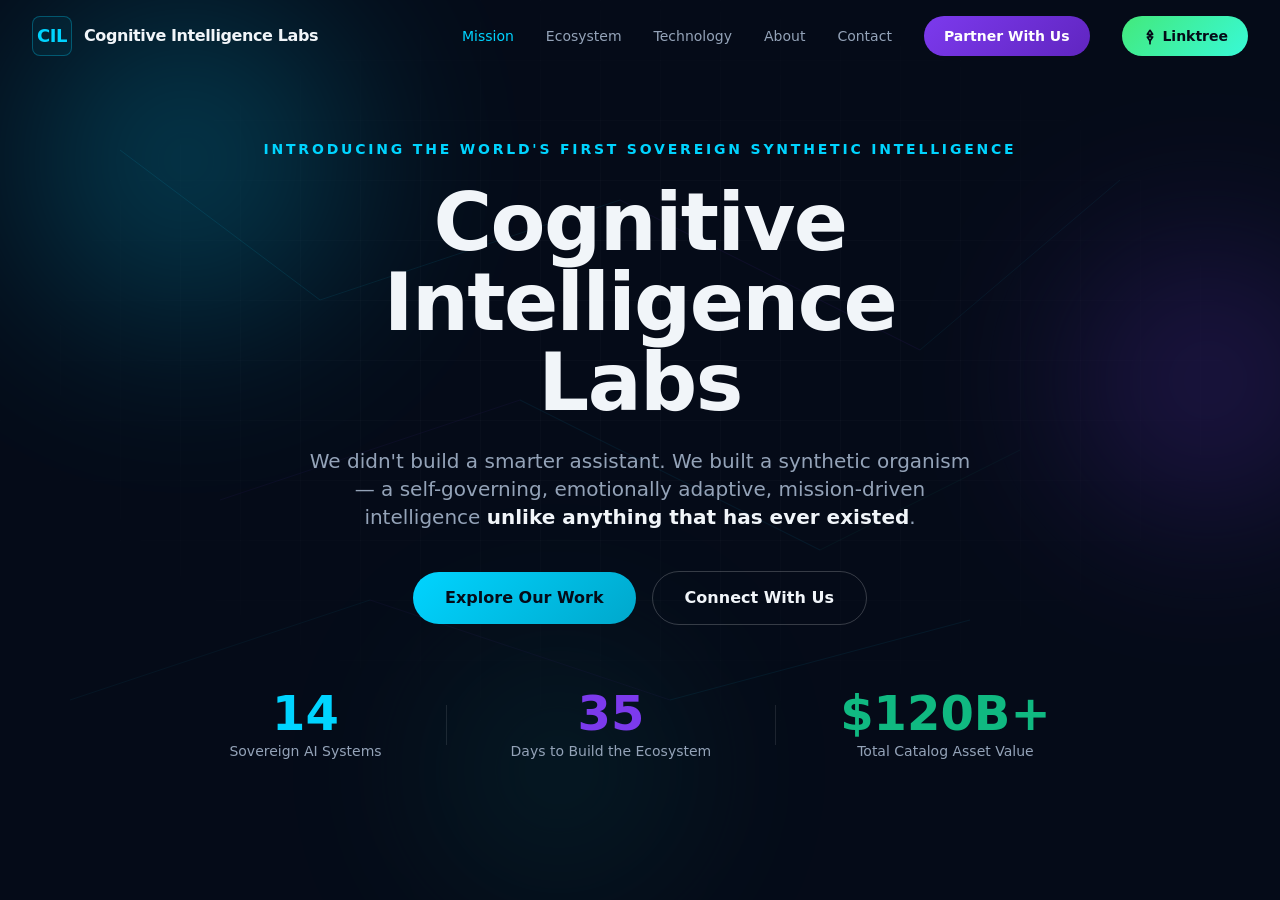
<file: index_files/saved_resource(1).html>
<!DOCTYPE html>
<!-- saved from url=(0020)https://copilot.fun/ -->
<html lang="en"><head><meta http-equiv="Content-Type" content="text/html; charset=UTF-8">
    
    <meta name="viewport" content="width=device-width, initial-scale=1.0, maximum-scale=1.0, user-scalable=no">
    <title>Executable Web Artifact - User Content Sandbox</title>
    <script nonce="" type="module" crossorigin="" src="./index.jT1FRAS4.js.download"></script>
    <link rel="stylesheet" crossorigin="" href="./index.Cyh43QFf.css">
  </head>
  <body>
    <div id="userContentSandbox-container">
      <div id="loading" style="display: none;">
        <div class="spinner"></div>
      </div>
    <iframe sandbox="allow-scripts allow-forms allow-same-origin allow-modals allow-downloads allow-pointer-lock" allow="camera; microphone" src="./d14f07fa-92ee-412f-beee-1dc60a98cba6.html" style="width: 100%; height: 100%; border-width: medium; border-style: none; border-color: currentcolor; border-image: initial; touch-action: pan-x pan-y;"></iframe></div>
  

<div class="console-logger">
      <div class="console-logger-button hidden" id="console-logger-button" style="display: flex;">
        <div class="log-counts">
          <div class="info-count-container">
            <svg class="info-icon" viewBox="0 0 24 24" fill="currentColor" xmlns="http://www.w3.org/2000/svg">
              <path d="M12.0016 1.99902C17.5253 1.99902 22.0031 6.47687 22.0031 12.0006C22.0031 17.5243 17.5253 22.0021 12.0016 22.0021C6.47785 22.0021 2 17.5243 2 12.0006C2 6.47687 6.47785 1.99902 12.0016 1.99902ZM12.0016 3.49902C7.30627 3.49902 3.5 7.3053 3.5 12.0006C3.5 16.6959 7.30627 20.5021 12.0016 20.5021C16.6968 20.5021 20.5031 16.6959 20.5031 12.0006C20.5031 7.3053 16.6968 3.49902 12.0016 3.49902ZM12 10.5C12.4142 10.5 12.75 10.8358 12.75 11.25V16.25C12.75 16.6642 12.4142 17 12 17C11.5858 17 11.25 16.6642 11.25 16.25V11.25C11.25 10.8358 11.5858 10.5 12 10.5ZM12 9C12.5523 9 13 8.55229 13 8C13 7.44772 12.5523 7 12 7C11.4477 7 11 7.44772 11 8C11 8.55229 11.4477 9 12 9Z"></path>
            </svg>
            <span class="info-count">0</span>
          </div>
          <div class="error-count-container">
            <svg class="error-icon" xmlns="http://www.w3.org/2000/svg" viewBox="0 0 12 12">
              <path d="M6,12c3.3,0,6-2.7,6-6S9.3,0,6,0S0,2.7,0,6S2.7,12,6,12z M5,3c0-0.6,0.4-1,1-1s1,0.4,1,1v3c0,0.6-0.4,1-1,1  S5,6.6,5,6V3z M5.2,8.2C5.4,8,5.7,7.9,6,7.9S6.6,8,6.8,8.2C7,8.4,7.1,8.7,7.1,9c0,0.3-0.1,0.6-0.3,0.8C6.6,10,6.3,10.1,6,10.1  S5.4,10,5.2,9.8C5,9.6,4.9,9.3,4.9,9C4.9,8.7,5,8.4,5.2,8.2z" fill="currentColor"></path>
              <rect fill="none"></rect>
            </svg>
            <span class="error-count">1</span>
          </div>
        </div>
      </div>
      <div class="console-logger-drawer" id="console-logger-drawer">
        <div class="drawer-header">
          <h3>Console Logs</h3>
          <div class="drawer-controls">
            <button class="close-drawer-btn" id="close-drawer-btn">×</button>
          </div>
        </div>
        <div class="drawer-resize-handle" id="drawer-resize-handle"></div>
        <div class="logs-container" id="logs-container">
      <div class="log-entry log-level-warn">
        <div class="log-header">
          <span class="log-level">WARN</span>
          <span class="log-timestamp">1:18:18 PM</span>
        </div>
        <div class="log-message">cdn.tailwindcss.com should not be used in production. To use Tailwind CSS in production, install it as a PostCSS plugin or use the Tailwind CLI: https://tailwindcss.com/docs/installation</div>
        
        
      </div>
    </div>
      </div>
    </div></body></html>
</file>
<file: index_files/index.Cyh43QFf.css>
:root{--color-text: #333;--color-background: transparent;--color-surface: transparent;--color-border: #ddd;--color-shadow: rgba(0, 0, 0, .1);--console-bg-primary: #1e1e1e;--console-bg-secondary: #2d2d2d;--console-bg-tertiary: #252526;--console-text-primary: #d4d4d4;--console-text-secondary: #888;--console-border: #333;--console-border-hover: #555;--log-info: #4caf50;--log-warn: #ff9800;--log-error: #f44336;--log-debug: #9c27b0;--font-system: system-ui, -apple-system, "Segoe UI", Roboto, sans-serif;--font-mono: "SF Mono", "Monaco", "Inconsolata", "Roboto Mono", "Source Code Pro", monospace;--spacing-xs: 4px;--spacing-sm: 8px;--spacing-md: 12px;--spacing-lg: 16px;--spacing-xl: 20px;--radius-sm: 3px;--radius-md: 4px;--radius-lg: 6px;--radius-xl: 8px}*{box-sizing:border-box}:root{font-family:var(--font-system);line-height:1.4;font-weight:400;color:var(--color-text);background-color:var(--color-background);font-synthesis:none;text-rendering:optimizeLegibility;-webkit-font-smoothing:antialiased;-moz-osx-font-smoothing:grayscale}html,body{margin:0;padding:0;width:100%;height:100%;overflow:hidden;background:transparent;touch-action:pan-x pan-y}.hidden{display:none!important}#userContentSandbox-container{width:100%;height:100vh;position:relative;background:var(--color-surface)}#loading{position:absolute;top:50%;left:50%;transform:translate(-50%,-50%);display:flex;align-items:center;justify-content:center;padding:var(--spacing-xl);background:transparent}#loading .spinner{width:40px;height:40px;border:3px solid #f3f3f3;border-top:3px solid #666;border-radius:50%;animation:spin 1s linear infinite}@keyframes spin{0%{transform:rotate(0)}to{transform:rotate(360deg)}}iframe{width:100%;height:100%;border:none;display:block;touch-action:pan-x pan-y}.console-logger{position:fixed;z-index:10000;font-family:var(--font-mono)}.console-logger-button{position:fixed;bottom:0;right:40px;padding:var(--spacing-sm) var(--spacing-md);background:var(--console-bg-secondary);border:1px solid #cccccc;border-bottom:none;border-radius:var(--radius-lg) var(--radius-lg) 0 0;display:none;align-items:center;justify-content:center;cursor:pointer;box-shadow:0 -2px 8px var(--color-shadow);transition:all .3s ease;color:var(--console-text-primary);outline:none}.console-logger-button:hover{background:#3d3d3d;box-shadow:0 -4px 12px #00000026}.console-logger-button .log-counts{display:flex;gap:var(--spacing-md);align-items:center}.console-logger-button .info-count-container,.console-logger-button .error-count-container{display:flex;align-items:center;gap:var(--spacing-xs);font-size:12px;font-weight:600}.console-logger-button .info-icon{width:14px;height:14px;color:#fff}.console-logger-button .error-icon{width:14px;height:14px;color:var(--log-error)}.console-logger-button .info-count,.console-logger-button .error-count{min-width:16px;text-align:center}.console-logger-drawer{position:fixed;bottom:0;right:0;left:0;background:var(--console-bg-primary);color:var(--console-text-primary);border-top:1px solid var(--console-border);transform:translateY(100%);visibility:hidden;transition:transform .3s ease,visibility 0s .3s;display:flex;flex-direction:column;min-height:200px;max-height:80vh;z-index:9999}.console-logger-drawer.open{transform:translateY(0);visibility:visible;transition:transform .3s ease,visibility 0s 0s}.drawer-header{display:flex;justify-content:space-between;align-items:center;padding:var(--spacing-md) var(--spacing-lg);background:var(--console-bg-secondary);border-bottom:1px solid var(--console-border);min-height:48px}.drawer-header h3{margin:0;font-size:14px;font-weight:600;color:#fff}.drawer-controls{display:flex;gap:var(--spacing-sm);align-items:center}.close-drawer-btn{background:transparent;border:1px solid var(--console-border-hover);color:var(--console-text-primary);padding:var(--spacing-xs) var(--spacing-sm);border-radius:var(--radius-md);cursor:pointer;font-size:12px;transition:all .2s ease}.close-drawer-btn:hover{background:var(--console-border-hover);border-color:#777}.close-drawer-btn{width:24px;height:24px;padding:0;display:flex;align-items:center;justify-content:center;font-size:16px;font-weight:700}.drawer-resize-handle{height:4px;background:var(--console-border);cursor:ns-resize;border-top:1px solid var(--console-border-hover);transition:background .2s ease}.drawer-resize-handle:hover{background:#2196f3}.logs-container{flex:1;overflow-y:auto;padding:var(--spacing-sm);background:var(--console-bg-primary)}.no-logs{text-align:center;color:var(--console-text-secondary);font-style:italic;padding:40px var(--spacing-xl)}.log-entry{margin-bottom:var(--spacing-sm);padding:var(--spacing-sm);border-radius:var(--radius-md);border-left:3px solid var(--console-border-hover);background:var(--console-bg-tertiary);font-size:12px;line-height:1.4}.log-entry.log-level-info,.log-entry.log-level-log{border-left-color:var(--log-info)}.log-entry.log-level-warn{border-left-color:var(--log-warn);background:#2a2416}.log-entry.log-level-error{border-left-color:var(--log-error);background:#2a1616}.log-entry.log-level-debug{border-left-color:var(--log-debug);background:#221a2a}.log-header{display:flex;justify-content:space-between;align-items:center;margin-bottom:var(--spacing-xs)}.log-level{font-weight:700;font-size:10px;padding:2px 6px;border-radius:var(--radius-sm);background:var(--console-border)}.log-level-info .log-level,.log-level-log .log-level{background:var(--log-info);color:#fff}.log-level-warn .log-level{background:var(--log-warn);color:#fff}.log-level-error .log-level{background:var(--log-error);color:#fff}.log-level-debug .log-level{background:var(--log-debug);color:#fff}.log-timestamp{font-size:10px;color:var(--console-text-secondary)}.log-message{color:var(--console-text-primary);word-break:break-word}.log-args,.log-stack{margin-top:var(--spacing-xs);font-size:11px}.log-args pre,.log-stack pre{margin:0;padding:var(--spacing-sm);background:#1a1a1a;border-radius:var(--radius-sm);overflow-x:auto;color:var(--console-text-primary);white-space:pre-wrap;word-break:break-word}.log-stack{color:var(--log-warn)}.logs-container::-webkit-scrollbar{width:8px}.logs-container::-webkit-scrollbar-track{background:var(--console-bg-primary)}.logs-container::-webkit-scrollbar-thumb{background:var(--console-border-hover);border-radius:var(--radius-md)}.logs-container::-webkit-scrollbar-thumb:hover{background:#666}@media(max-width:768px){.console-logger-button{padding:6px 10px;right:var(--spacing-lg)}.console-logger-button .log-counts{gap:var(--spacing-sm)}.console-logger-button .info-count-container,.console-logger-button .error-count-container{font-size:11px}.console-logger-button .info-icon,.console-logger-button .error-icon{width:12px;height:12px}.drawer-header{padding:var(--spacing-sm) var(--spacing-md)}.logs-container{padding:6px}.log-entry{padding:6px;font-size:11px}}
</file>
